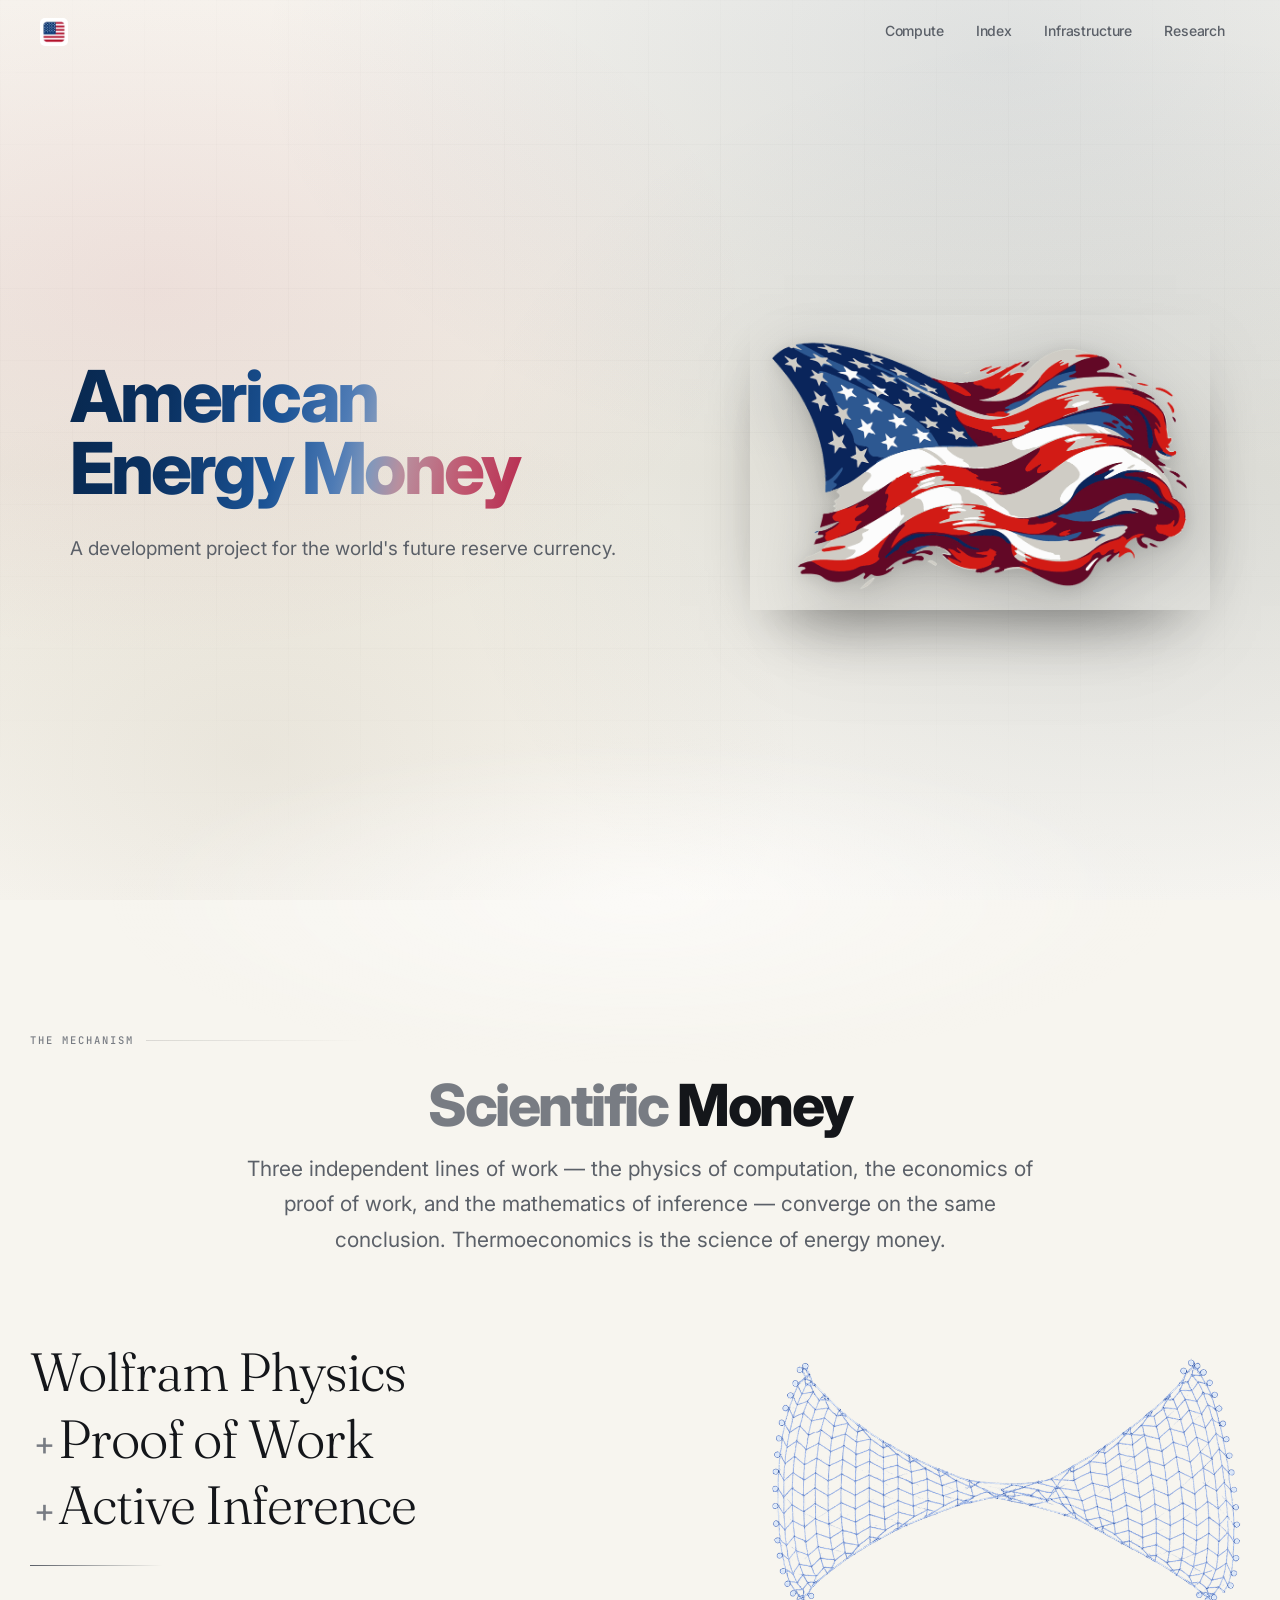
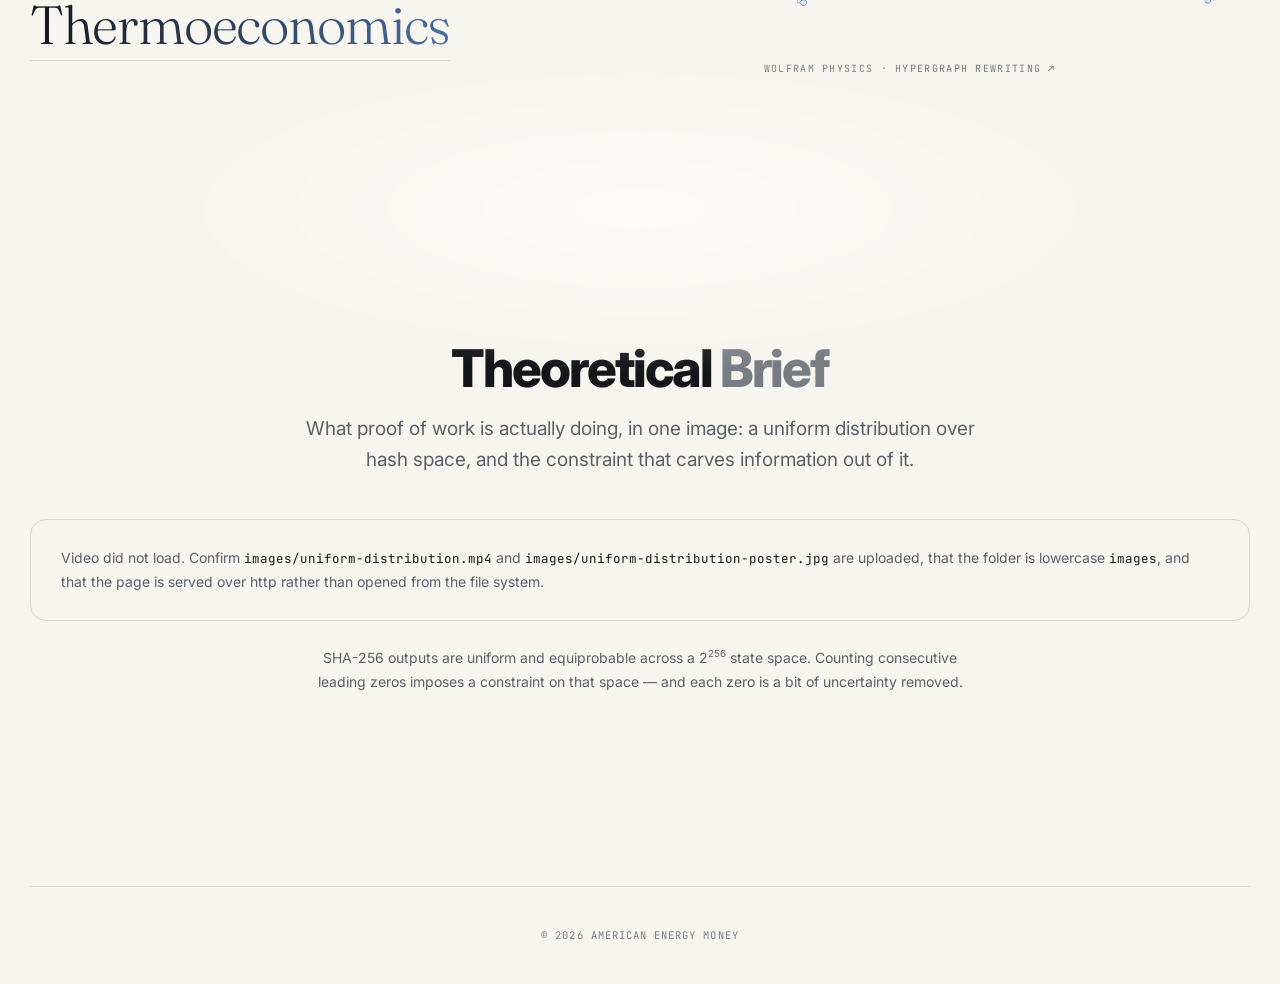
<file: index.html>
<!DOCTYPE html>
<html lang="en">
<head>
<meta charset="UTF-8">
<meta name="viewport" content="width=device-width, initial-scale=1.0">
<title>American Energy Money</title>
<meta name="description" content="Energy-denominated money. Wolfram Physics, proof of work, and active inference converging on a thermodynamic foundation for economic value.">
<link rel="icon" href="images/logo.png">
<link rel="preconnect" href="https://fonts.googleapis.com">
<link rel="preconnect" href="https://fonts.gstatic.com" crossorigin>
<link href="https://fonts.googleapis.com/css2?family=Inter:wght@400;500;600;700;800;900&family=JetBrains+Mono:wght@400;500;600&family=Fraunces:opsz,wght@9..144,300;9..144,400&display=swap" rel="stylesheet">
<link rel="stylesheet" href="aem-theme.css">
<style>
  /* Flag sits directly on the page — no card chrome, just a soft drop shadow */
  .hero .flagcard,
  .hero .flagcard:hover,
  .hero .flagcard:focus-visible {
    background: none;
    border: 0;
    box-shadow: none;
    padding: 0;
    border-radius: 0;
    overflow: visible;
    display: block;
  }
  .hero .flagcard img {
    display: block;
    width: 100%;
    height: auto;
    border: 0;
    border-radius: 0;
    background: none;
    filter: drop-shadow(0 18px 34px rgba(0,0,0,.22)) drop-shadow(0 3px 8px rgba(0,0,0,.12));
    transition: filter .35s ease, transform .35s ease;
  }
  .hero .flagcard:hover img {
    filter: drop-shadow(0 24px 44px rgba(0,0,0,.28)) drop-shadow(0 4px 10px rgba(0,0,0,.14));
    transform: translateY(-2px);
  }
  .hero .hero-figure { background: none; border: 0; box-shadow: none; }
</style>
</head>
<body data-theme="paper">

<div class="ground" aria-hidden="true"></div>
<div class="grid-overlay" aria-hidden="true"></div>

<nav id="nav">
  <a class="nav-logo" href="index.html"><img src="images/logo.png" alt="American Energy Money"></a>
  <div class="nav-links">
    <a class="nav-item" href="compute.html">Compute</a>
    <a class="nav-item" href="compute-index.html">Index</a>
    <a class="nav-item" href="infrastructure.html">Infrastructure</a>
    <a class="nav-item" href="research.html">Research</a>
  </div>
</nav>

<main>
  <section class="band hero" id="top">
    <div class="hero-grid">
      <div class="rise in">
        <h1>American<span class="l2">Energy Money</span></h1>
        <p class="hero-sub">A development project for the world's future reserve currency.</p>
      </div>
      <div class="hero-figure rise in">
        <a class="flagcard" href="https://www.whitehouse.gov/presidential-actions/2025/01/unleashing-american-energy/" target="_blank" rel="noopener">
          <img src="images/american-flag.png" alt="United States flag">
        </a>
      </div>
    </div>
    <div class="hero-spacer" aria-hidden="true" style="height:clamp(24px,3vw,48px)"></div>
  </section>

  <div class="bleed"></div>

  <section class="band seq" id="scientific">
    <div class="eyebrow rise">The mechanism</div>
    <h2 class="h2 rise center" style="margin-bottom:16px"><span class="mut">Scientific</span> Money</h2>
    <p class="lead-p rise center" style="margin-bottom:64px">Three independent lines of work &mdash; the physics of computation, the economics of proof of work, and the mathematics of inference &mdash; converge on the same conclusion. Thermoeconomics is the science of energy money.</p>

    <div class="eqrow">
      <p class="eq rise d1">
        Wolfram Physics<br>
        <span class="op">+</span>Proof of Work<br>
        <span class="op">+</span>Active Inference
        <span class="sum"></span>
        <a href="https://thermoeconomics.info/" target="_blank" rel="noopener">Thermoeconomics</a>
      </p>
      <figure class="figure rise d2">
        <a href="https://www.wolframphysics.org/" target="_blank" rel="noopener">
          <img src="images/wolfram-physics.png" alt="Wolfram Physics hypergraph">
          <figcaption>Wolfram Physics &middot; hypergraph rewriting &nearr;</figcaption>
        </a>
      </figure>
    </div>
  </section>

  <div class="bleed"></div>

  <section class="band seq" id="brief">
    <h2 class="brief-head rise">Theoretical <span class="mut">Brief</span></h2>
    <p class="brief-sub rise d1">What proof of work is actually doing, in one image: a uniform distribution over hash space, and the constraint that carves information out of it.</p>
    <div class="rise d1">
      <div class="brief-frame" id="briefFrame">
        <video class="brief-video" id="briefVideo"
               poster="images/uniform-distribution-poster.jpg"
               width="1280" height="720"
               autoplay muted loop playsinline preload="auto"
               aria-label="Animation of a uniform distribution over hash space">
          <source src="images/uniform-distribution.mp4" type="video/mp4">
          <img src="images/uniform-distribution-poster.jpg" style="width:100%;display:block" alt="A uniform distribution over hash space">
        </video>
        <div class="brief-controls">
          <button type="button" class="vbtn is-on" id="btnPlay" aria-label="Pause video" aria-pressed="true">
            <svg class="ico-hide" viewBox="0 0 24 24" fill="currentColor" aria-hidden="true"><rect x="6" y="5" width="4" height="14" rx="1"/><rect x="14" y="5" width="4" height="14" rx="1"/></svg>
            <svg class="ico-show" viewBox="0 0 24 24" fill="currentColor" aria-hidden="true"><path d="M8 5.14v13.72a1 1 0 0 0 1.54.84l10.3-6.86a1 1 0 0 0 0-1.68L9.54 4.3A1 1 0 0 0 8 5.14z"/></svg>
          </button>
          <button type="button" class="vbtn" id="btnMute" aria-label="Unmute video" aria-pressed="false">
            <svg class="ico-show" viewBox="0 0 24 24" fill="none" stroke="currentColor" stroke-width="2" stroke-linecap="round" stroke-linejoin="round" aria-hidden="true"><polygon points="11 5 6 9 2 9 2 15 6 15 11 19 11 5" fill="currentColor" stroke="none"/><line x1="22" y1="9" x2="16" y2="15"/><line x1="16" y1="9" x2="22" y2="15"/></svg>
            <svg class="ico-hide" viewBox="0 0 24 24" fill="none" stroke="currentColor" stroke-width="2" stroke-linecap="round" stroke-linejoin="round" aria-hidden="true"><polygon points="11 5 6 9 2 9 2 15 6 15 11 19 11 5" fill="currentColor" stroke="none"/><path d="M15.54 8.46a5 5 0 0 1 0 7.07"/><path d="M18.36 5.64a9 9 0 0 1 0 12.72"/></svg>
          </button>
        </div>
      </div>
      <p class="vcap center" style="margin-left:auto;margin-right:auto">SHA-256 outputs are uniform and equiprobable across a 2<sup>256</sup> state space. Counting consecutive leading zeros imposes a constraint on that space &mdash; and each zero is a bit of uncertainty removed.</p>
    </div>
  </section>
</main>

<footer>
  <span>&copy; 2026 American Energy Money</span>

</footer>

<script src="aem-theme.js"></script>

</body>
</html>
</file>
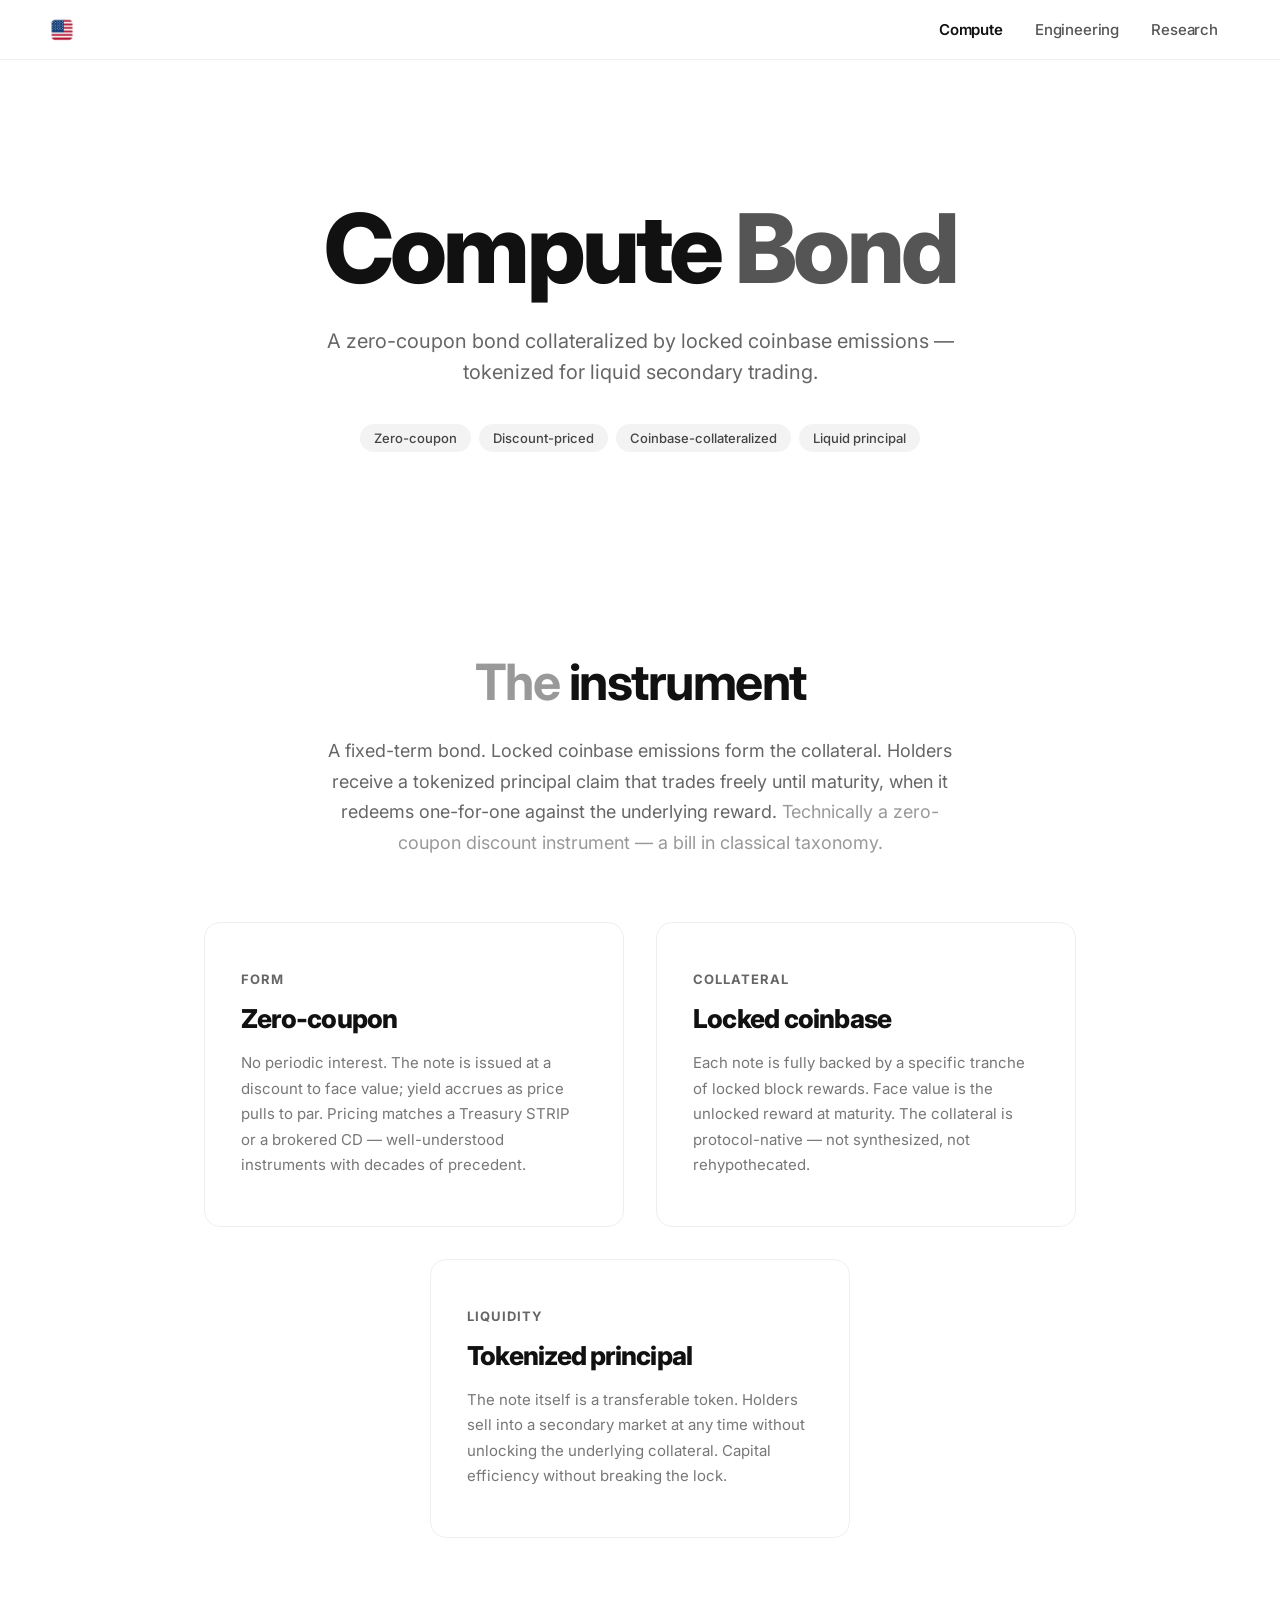
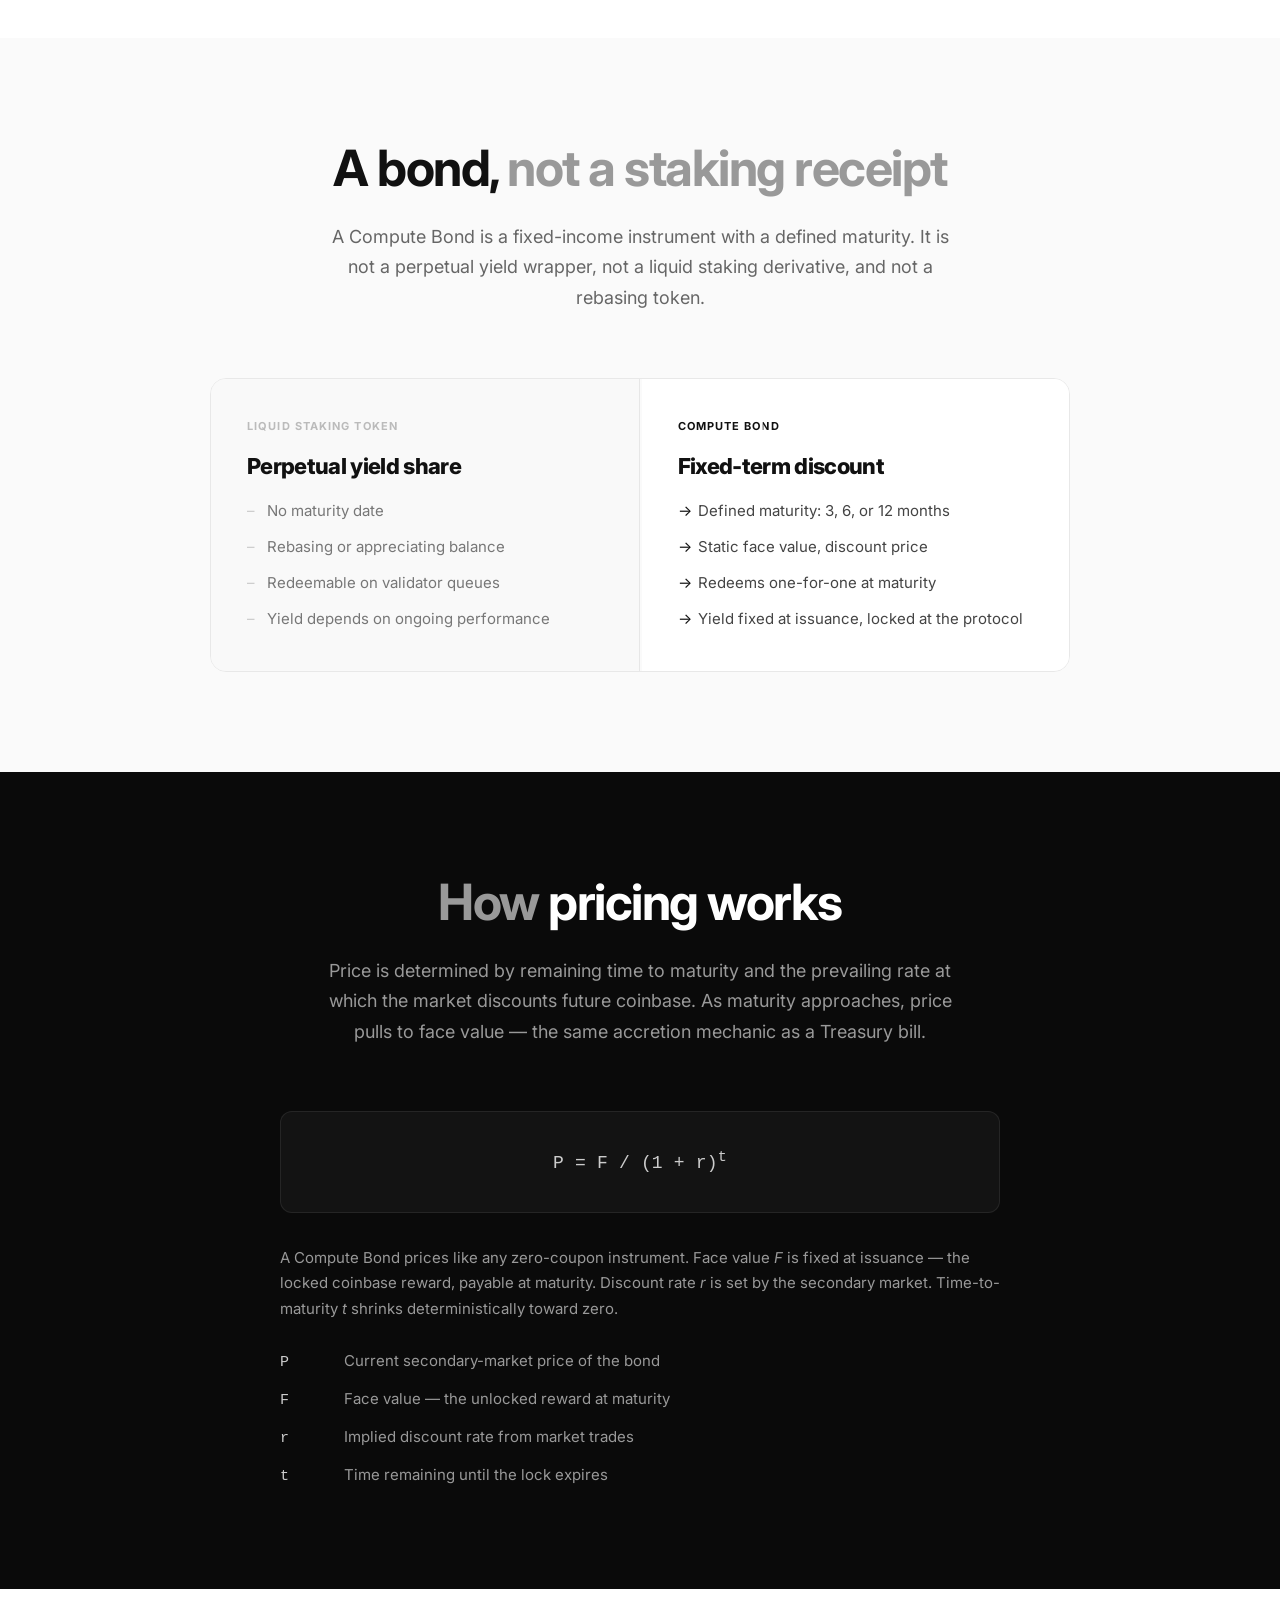
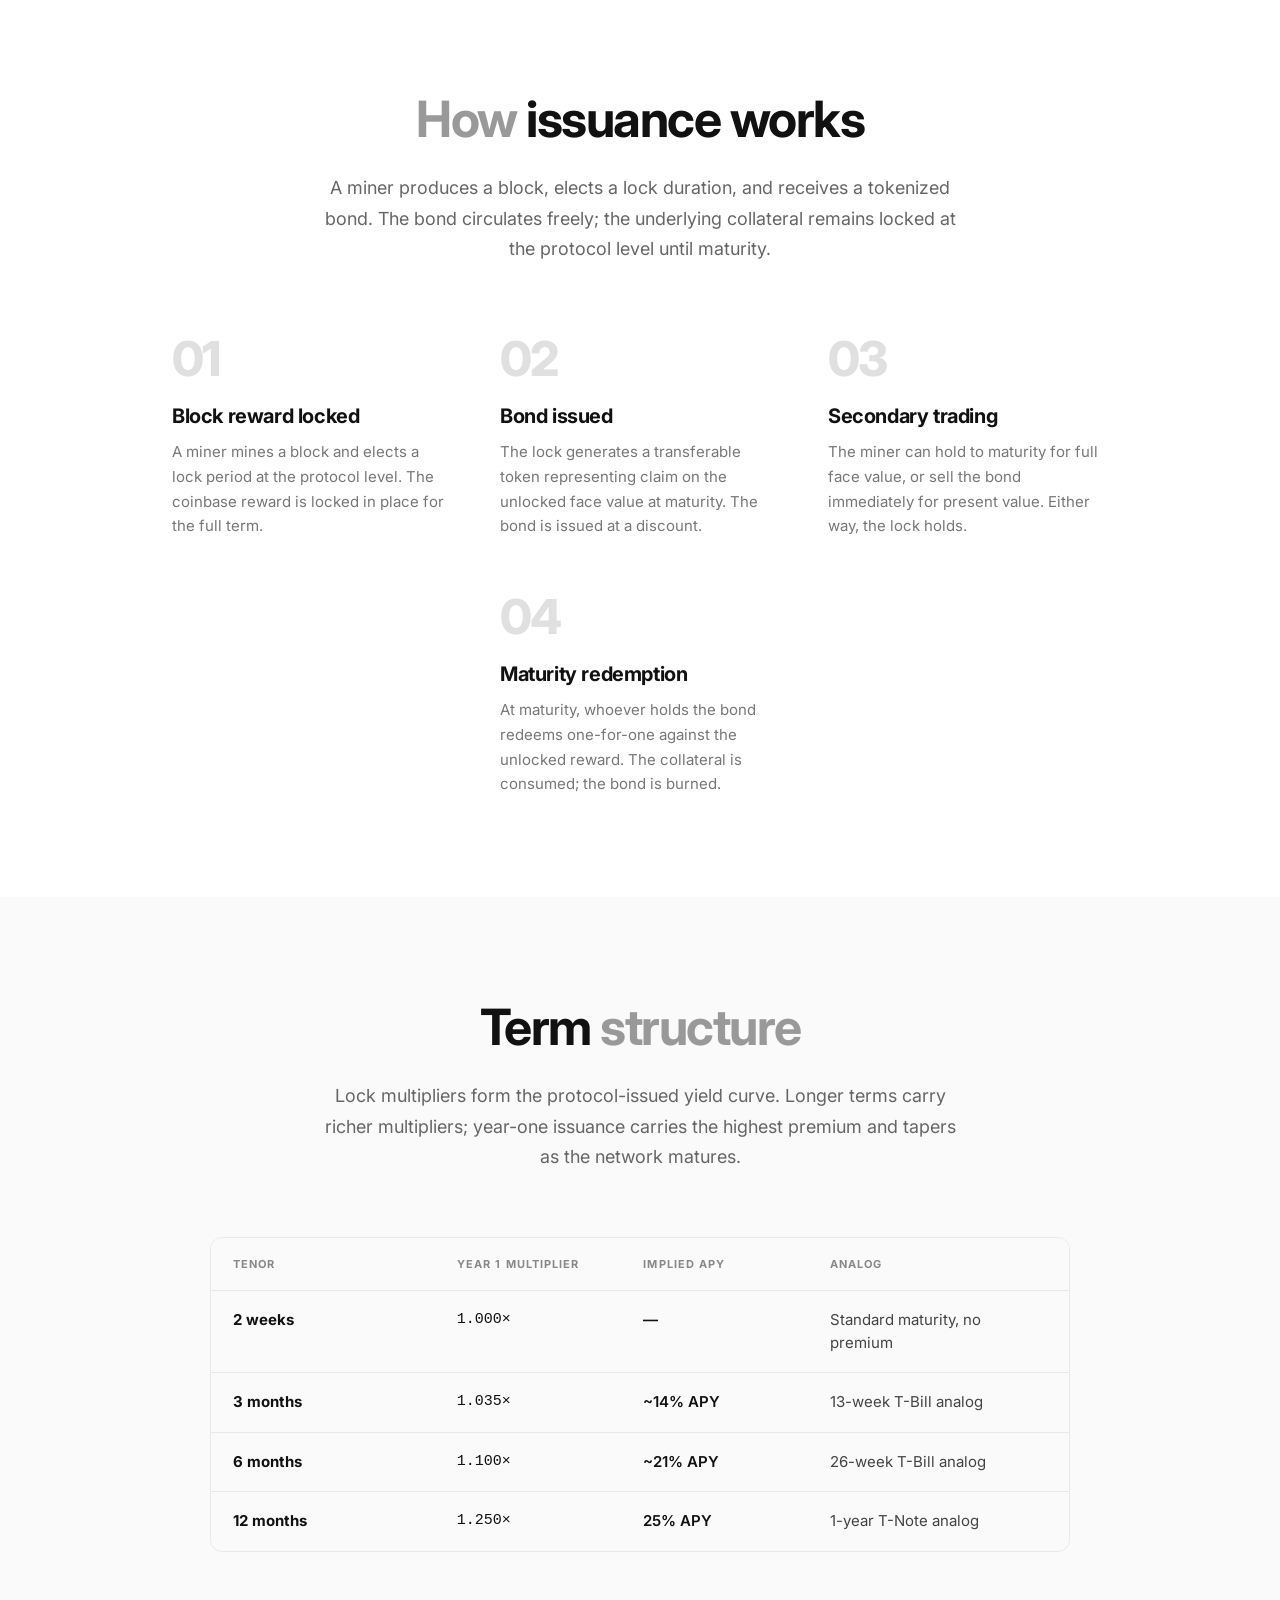
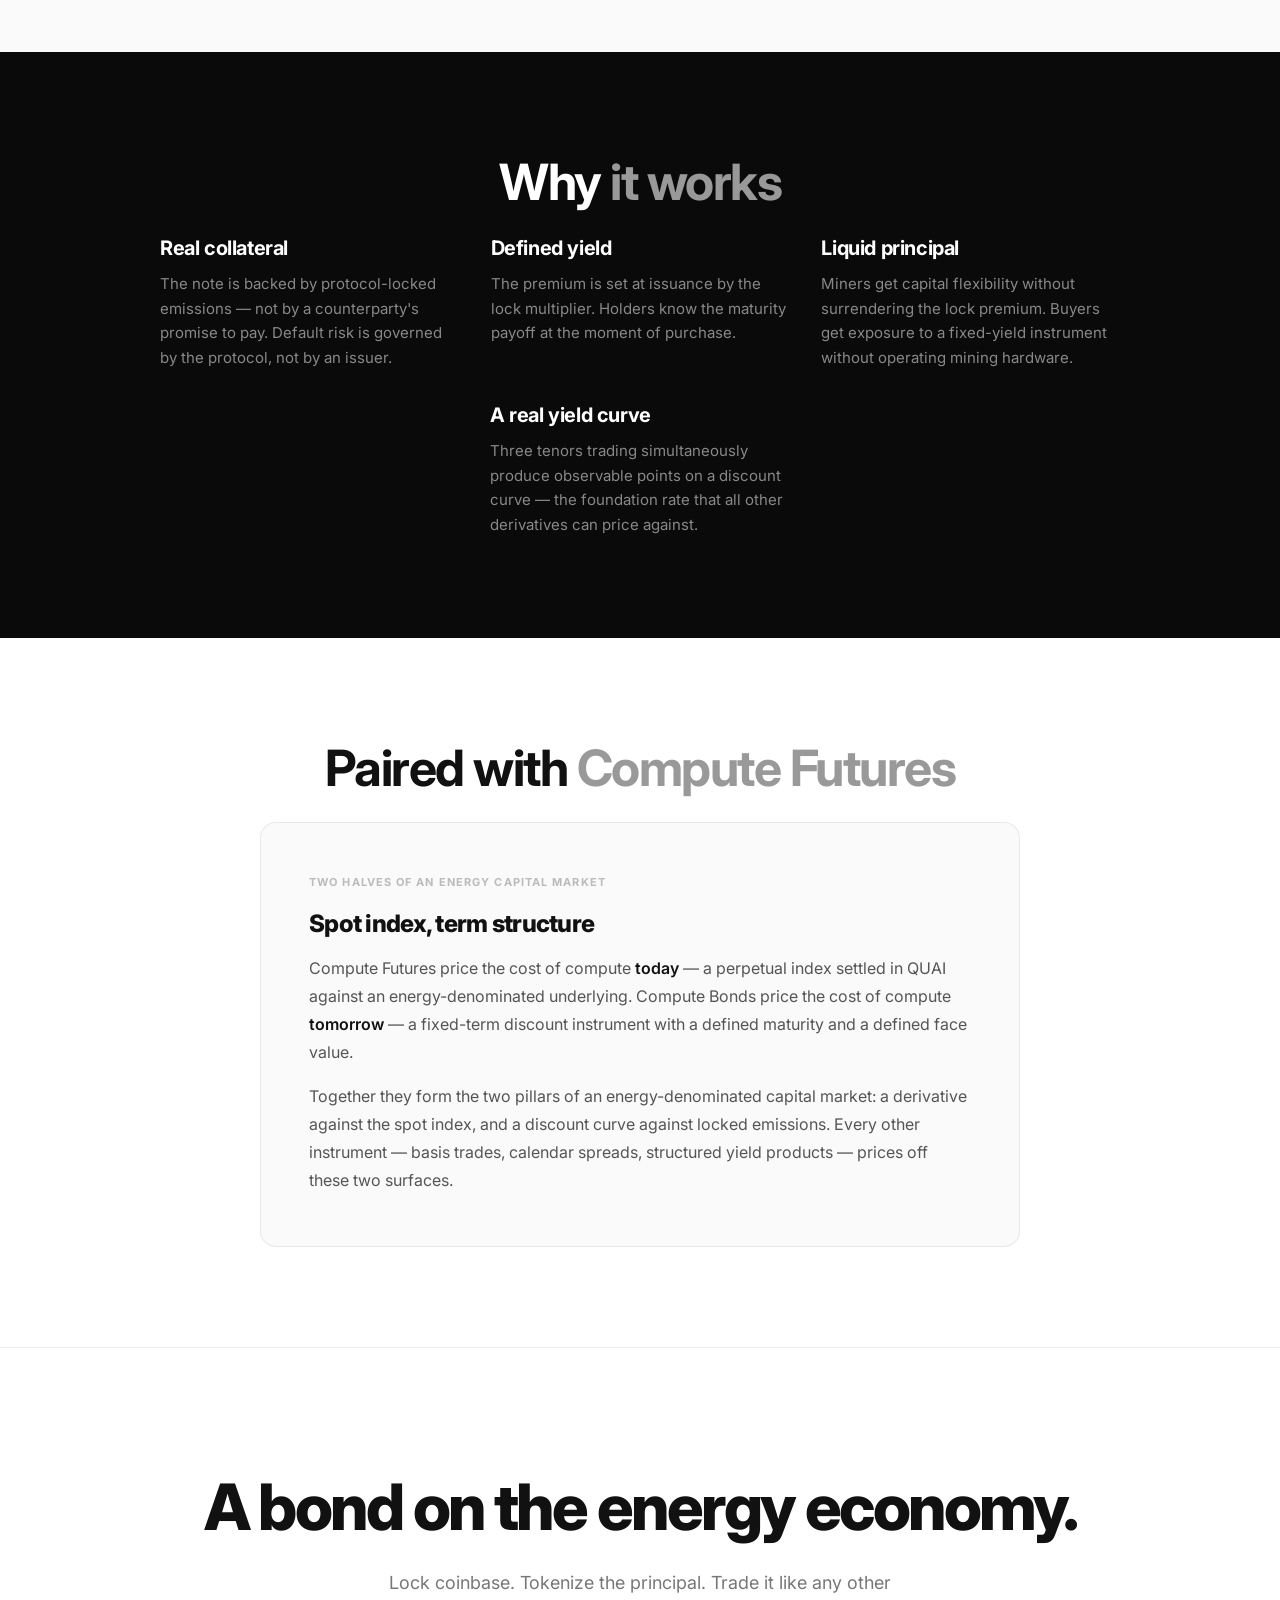
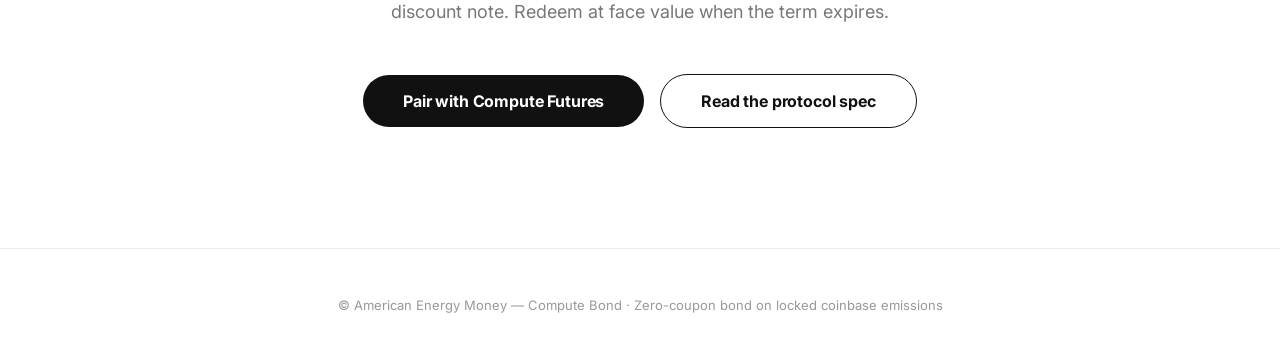
<file: compute-bond (1).html>
<!DOCTYPE html>
<html lang="en">
<head>
  <meta charset="UTF-8">
  <meta name="viewport" content="width=device-width, initial-scale=1.0">
  <title>Compute Bond — American Energy Money</title>
  <meta name="description" content="A zero-coupon bond collateralized by locked coinbase emissions, tokenized for liquid secondary trading.">
  <link rel="icon" href="images/logo.png">
  <link rel="preconnect" href="https://fonts.googleapis.com">
  <link rel="preconnect" href="https://fonts.gstatic.com" crossorigin>
  <link href="https://fonts.googleapis.com/css2?family=Inter:wght@400;500;600;700;800;900&display=swap" rel="stylesheet">
  <style>
    *, *::before, *::after { box-sizing: border-box; margin: 0; padding: 0; }

    :root {
      --gray: #999;
      --dark: #111;
      --white: #fff;
      --border: rgba(0,0,0,0.07);
      --border-light: rgba(255,255,255,0.08);
    }

    html { font-size: 16px; scroll-behavior: smooth; }
    body { font-family: 'Inter', sans-serif; background: #fff; color: #111; overflow-x: hidden; }

    /* ─── NAV ─── */
    nav {
      position: sticky; top: 0; z-index: 100;
      background: #fff;
      border-bottom: 1px solid var(--border);
      height: 60px;
      display: flex; align-items: center;
      padding: 0 48px;
      gap: 32px;
    }
    .nav-logo {
      display: flex; align-items: center; gap: 10px;
      text-decoration: none; flex-shrink: 0;
    }
    .nav-logo img { width: 28px; height: 28px; border-radius: 4px; }
    .nav-logo span {
      font-size: 15px; font-weight: 600; letter-spacing: -0.02em; color: #111;
    }
    .nav-links { display: flex; gap: 4px; margin-left: auto; }
    .nav-item {
      display: flex; align-items: center; gap: 4px;
      padding: 8px 14px;
      font-size: 15px; font-weight: 500; letter-spacing: -0.01em;
      color: #555; text-decoration: none; border-radius: 6px;
      transition: background 0.15s, color 0.15s;
    }
    .nav-item:hover { background: #f5f5f5; }
    .nav-item.active { color: #111; font-weight: 600; }

    /* ─── HERO ─── */
    .hero {
      max-width: 1200px; margin: 0 auto;
      padding: 140px 48px 100px;
      text-align: center;
    }
    .hero h1 {
      font-size: clamp(48px, 8vw, 96px);
      font-weight: 800;
      letter-spacing: -0.04em;
      line-height: 1.02;
      margin-bottom: 28px;
    }
    .hero h1 .dim { color: #555; }
    .hero .subtitle {
      font-size: clamp(17px, 1.6vw, 20px);
      color: #666;
      max-width: 640px;
      margin: 0 auto 36px;
      line-height: 1.55;
    }
    .hero .tag-row {
      display: flex; gap: 8px; justify-content: center; flex-wrap: wrap;
    }
    .hero-tag {
      display: inline-block; padding: 6px 14px;
      font-size: 13px; font-weight: 500; color: #444;
      background: #f3f3f3; border-radius: 100px;
    }

    /* ─── SECTIONS ─── */
    .section-light {
      padding: 100px 48px; text-align: center;
    }
    .section-dark {
      padding: 100px 48px; text-align: center;
      background: #0a0a0a; color: #fff;
    }
    .section-mid {
      padding: 100px 48px; text-align: center;
      background: #fafafa;
    }
    .section-light h2, .section-dark h2, .section-mid h2 {
      font-size: clamp(32px, 4vw, 50px); font-weight: 700;
      letter-spacing: -0.03em; margin-bottom: 24px;
    }
    .section-dark h2 { color: #fff; }
    .section-light h2 .gray,
    .section-dark h2 .gray,
    .section-mid h2 .gray { color: var(--gray); }
    .lead {
      font-size: 18px; color: #666; max-width: 640px;
      margin: 0 auto 64px; line-height: 1.7;
    }
    .section-dark .lead { color: #999; }

    /* ─── COMPARE BLOCK ─── */
    .compare-grid {
      display: flex; gap: 2px; max-width: 860px; margin: 0 auto;
      border: 1px solid var(--border); border-radius: 16px; overflow: hidden;
    }
    .compare-col {
      flex: 1; padding: 40px 36px; text-align: left;
    }
    .compare-col:first-child {
      background: #f9f9f9; border-right: 1px solid var(--border);
    }
    .compare-col:last-child { background: #fff; }
    .compare-label {
      font-size: 11px; font-weight: 700; letter-spacing: 0.1em;
      text-transform: uppercase; margin-bottom: 20px;
    }
    .compare-col:first-child .compare-label { color: #bbb; }
    .compare-col:last-child .compare-label { color: #111; }
    .compare-col h3 {
      font-size: 22px; font-weight: 800; letter-spacing: -0.03em; margin-bottom: 20px; color: #111;
    }
    .compare-col ul {
      list-style: none; display: flex; flex-direction: column; gap: 12px;
    }
    .compare-col ul li {
      font-size: 15px; color: #777; line-height: 1.6;
      padding-left: 20px; position: relative;
    }
    .compare-col ul li::before {
      content: '–'; position: absolute; left: 0; color: #ccc;
    }
    .compare-col:last-child ul li::before { color: #111; content: '→'; }
    .compare-col:last-child ul li { color: #444; }

    /* ─── TOKEN PAIR ─── */
    .token-grid {
      display: flex; gap: 32px; justify-content: center;
      flex-wrap: wrap; max-width: 880px; margin: 0 auto;
    }
    .token-card {
      flex: 1; min-width: 280px; max-width: 420px;
      border: 1px solid var(--border);
      border-radius: 16px; padding: 48px 36px; text-align: left;
    }
    .token-card.dark-card {
      background: rgba(255,255,255,0.04);
      border-color: var(--border-light);
    }
    .token-label {
      font-size: 13px; font-weight: 700; letter-spacing: 0.08em;
      text-transform: uppercase; margin-bottom: 16px; color: #666;
    }
    .token-card h3 {
      font-size: 26px; font-weight: 800; letter-spacing: -0.03em;
      margin-bottom: 16px;
    }
    .section-dark .token-card h3 { color: #fff; }
    .token-card p {
      font-size: 15px; color: #777; line-height: 1.7;
    }
    .section-dark .token-card p { color: #888; }

    /* ─── FORMULA ─── */
    .formula-block {
      max-width: 720px; margin: 0 auto;
      text-align: left;
    }
    .formula-box {
      background: rgba(255,255,255,0.04);
      border: 1px solid var(--border-light);
      border-radius: 12px;
      padding: 32px 36px;
      margin-bottom: 32px;
      font-family: 'Courier New', Courier, monospace;
      font-size: 18px;
      color: #ccc;
      letter-spacing: 0.01em;
      line-height: 1.8;
      text-align: center;
    }
    .formula-note {
      font-size: 15px; color: #999; line-height: 1.7;
    }
    .var-list {
      margin-top: 28px;
      display: flex; flex-direction: column; gap: 12px;
    }
    .var-item {
      display: flex; gap: 16px; align-items: baseline;
      font-size: 15px; color: #999; line-height: 1.6;
    }
    .var-item code {
      font-family: 'Courier New', Courier, monospace;
      color: #ccc; font-size: 15px;
      min-width: 48px; flex-shrink: 0;
    }

    /* ─── STEPS ─── */
    .steps {
      display: flex; gap: 48px; justify-content: center;
      flex-wrap: wrap; max-width: 960px; margin: 0 auto;
    }
    .step {
      flex: 1; min-width: 240px; max-width: 280px; text-align: left;
    }
    .step-num {
      font-size: 48px; font-weight: 800; letter-spacing: -0.04em;
      color: #e0e0e0; margin-bottom: 16px;
    }
    .step h3 {
      font-size: 20px; font-weight: 700; letter-spacing: -0.02em;
      margin-bottom: 12px;
    }
    .step p {
      font-size: 15px; color: #777; line-height: 1.65;
    }

    /* ─── WHY SECTION ─── */
    .why-grid {
      display: flex; gap: 32px; justify-content: center;
      flex-wrap: wrap; max-width: 960px; margin: 0 auto;
    }
    .why-card {
      flex: 1; min-width: 260px; max-width: 300px;
      text-align: left;
    }
    .why-card h3 { font-size: 20px; font-weight: 700; letter-spacing: -0.02em; margin-bottom: 12px; color: #fff; }
    .why-card p { font-size: 15px; color: #888; line-height: 1.65; }

    /* ─── INSTRUMENT EXPLAINER ─── */
    .index-block {
      max-width: 760px; margin: 0 auto;
      background: #fafafa; border: 1px solid var(--border);
      border-radius: 16px; padding: 52px 48px; text-align: left;
    }
    .index-block .index-label {
      font-size: 11px; font-weight: 700; letter-spacing: 0.1em; text-transform: uppercase;
      color: #bbb; margin-bottom: 20px;
    }
    .index-block h3 {
      font-size: 24px; font-weight: 800; letter-spacing: -0.03em;
      margin-bottom: 16px; color: #111;
    }
    .index-block p {
      font-size: 16px; color: #555; line-height: 1.75; margin-bottom: 16px;
    }
    .index-block p:last-child { margin-bottom: 0; }
    .index-block em {
      font-style: normal; font-weight: 600; color: #111;
    }

    /* ─── YIELD TABLE ─── */
    .yield-table {
      max-width: 860px; margin: 0 auto;
      border: 1px solid var(--border); border-radius: 12px; overflow: hidden;
    }
    .yield-row {
      display: grid;
      grid-template-columns: 1.2fr 1fr 1fr 1.4fr;
      border-bottom: 1px solid var(--border);
    }
    .yield-row:last-child { border-bottom: none; }
    .yield-row > div {
      padding: 18px 22px; font-size: 15px; color: #444;
      text-align: left; line-height: 1.5;
    }
    .yield-header { background: #fafafa; }
    .yield-header > div {
      font-size: 11px; font-weight: 700; letter-spacing: 0.1em;
      text-transform: uppercase; color: #888;
    }
    .yield-row .yield-tenor { font-weight: 700; color: #111; }
    .yield-row .yield-mult { font-family: 'Courier New', Courier, monospace; color: #111; }
    .yield-row .yield-apy { font-weight: 600; color: #111; }
    @media (max-width: 640px) {
      .yield-row { grid-template-columns: 1fr 1fr; }
      .yield-header > div:nth-child(4),
      .yield-row > div:nth-child(4) { display: none; }
    }

    /* ─── CTA ─── */
    .cta-section {
      background: #fff;
      padding: 120px 48px; text-align: center;
      border-top: 1px solid var(--border);
    }
    .cta-section h2 {
      font-size: clamp(36px, 5vw, 64px); font-weight: 800;
      letter-spacing: -0.04em; margin-bottom: 24px;
    }
    .cta-section p {
      font-size: 18px; color: #777; max-width: 520px;
      margin: 0 auto 48px; line-height: 1.6;
    }
    .cta-btn {
      display: inline-block; padding: 16px 40px;
      background: #111; color: #fff;
      font-size: 16px; font-weight: 700; letter-spacing: -0.01em;
      border-radius: 100px; text-decoration: none;
      transition: background 0.15s, transform 0.15s;
    }
    .cta-btn:hover { background: #333; transform: scale(1.03); }
    .cta-btn.outline {
      background: transparent; color: #111; border: 1px solid #111;
      margin-left: 12px;
    }
    .cta-btn.outline:hover { background: #111; color: #fff; }

    /* ─── FOOTER ─── */
    footer {
      padding: 48px; text-align: center;
      font-size: 13px; color: #999;
      border-top: 1px solid var(--border);
    }

    @media (max-width: 768px) {
      nav { padding: 0 20px; }
      .hero { padding: 80px 20px 60px; }
      .hero, .section-light, .section-dark, .section-mid,
      .cta-section { padding-left: 20px; padding-right: 20px; }
    }
  </style>
</head>
<body>

<!-- ── NAV ── -->
<nav>
  <a class="nav-logo" href="/">
    <img src="images/logo.png" alt="American Energy Money">
  </a>
  <div class="nav-links">
    <a class="nav-item active" href="compute.html">Compute</a>
    <a class="nav-item" href="engineering.html">Engineering</a>
    <a class="nav-item" href="research.html">Research</a>
  </div>
</nav>

<!-- ── HERO ── -->
<section class="hero">
  <h1>Compute <span class="dim">Bond</span></h1>
  <p class="subtitle">A zero-coupon bond collateralized by locked coinbase emissions — tokenized for liquid secondary trading.</p>
  <div class="tag-row">
    <span class="hero-tag">Zero-coupon</span>
    <span class="hero-tag">Discount-priced</span>
    <span class="hero-tag">Coinbase-collateralized</span>
    <span class="hero-tag">Liquid principal</span>
  </div>
</section>

<!-- ── THE INSTRUMENT ── -->
<section class="section-light">
  <h2><span class="gray">The</span> instrument</h2>
  <p class="lead">A fixed-term bond. Locked coinbase emissions form the collateral. Holders receive a tokenized principal claim that trades freely until maturity, when it redeems one-for-one against the underlying reward. <em style="color:#999;font-style:normal;">Technically a zero-coupon discount instrument — a bill in classical taxonomy.</em></p>

  <div class="token-grid">
    <div class="token-card">
      <div class="token-label">Form</div>
      <h3>Zero-coupon</h3>
      <p>No periodic interest. The note is issued at a discount to face value; yield accrues as price pulls to par. Pricing matches a Treasury STRIP or a brokered CD — well-understood instruments with decades of precedent.</p>
    </div>
    <div class="token-card">
      <div class="token-label">Collateral</div>
      <h3>Locked coinbase</h3>
      <p>Each note is fully backed by a specific tranche of locked block rewards. Face value is the unlocked reward at maturity. The collateral is protocol-native — not synthesized, not rehypothecated.</p>
    </div>
    <div class="token-card">
      <div class="token-label">Liquidity</div>
      <h3>Tokenized principal</h3>
      <p>The note itself is a transferable token. Holders sell into a secondary market at any time without unlocking the underlying collateral. Capital efficiency without breaking the lock.</p>
    </div>
  </div>
</section>

<!-- ── DISCOUNT, NOT COMMODITY ── -->
<section class="section-mid">
  <h2>A bond, <span class="gray">not a staking receipt</span></h2>
  <p class="lead">A Compute Bond is a fixed-income instrument with a defined maturity. It is not a perpetual yield wrapper, not a liquid staking derivative, and not a rebasing token.</p>

  <div class="compare-grid">
    <div class="compare-col">
      <div class="compare-label">Liquid Staking Token</div>
      <h3>Perpetual yield share</h3>
      <ul>
        <li>No maturity date</li>
        <li>Rebasing or appreciating balance</li>
        <li>Redeemable on validator queues</li>
        <li>Yield depends on ongoing performance</li>
      </ul>
    </div>
    <div class="compare-col">
      <div class="compare-label">Compute Bond</div>
      <h3>Fixed-term discount</h3>
      <ul>
        <li>Defined maturity: 3, 6, or 12 months</li>
        <li>Static face value, discount price</li>
        <li>Redeems one-for-one at maturity</li>
        <li>Yield fixed at issuance, locked at the protocol</li>
      </ul>
    </div>
  </div>
</section>

<!-- ── PRICING ── -->
<section class="section-dark">
  <h2><span class="gray">How</span> pricing works</h2>
  <p class="lead">Price is determined by remaining time to maturity and the prevailing rate at which the market discounts future coinbase. As maturity approaches, price pulls to face value — the same accretion mechanic as a Treasury bill.</p>

  <div class="formula-block">
    <div class="formula-box">
      P&nbsp;=&nbsp;F&nbsp;/&nbsp;(1&nbsp;+&nbsp;r)<sup>t</sup>
    </div>
    <p class="formula-note">A Compute Bond prices like any zero-coupon instrument. Face value <em>F</em> is fixed at issuance — the locked coinbase reward, payable at maturity. Discount rate <em>r</em> is set by the secondary market. Time-to-maturity <em>t</em> shrinks deterministically toward zero.</p>
    <div class="var-list">
      <div class="var-item"><code>P</code><span>Current secondary-market price of the bond</span></div>
      <div class="var-item"><code>F</code><span>Face value — the unlocked reward at maturity</span></div>
      <div class="var-item"><code>r</code><span>Implied discount rate from market trades</span></div>
      <div class="var-item"><code>t</code><span>Time remaining until the lock expires</span></div>
    </div>
  </div>
</section>

<!-- ── ISSUANCE FLOW ── -->
<section class="section-light">
  <h2><span class="gray">How</span> issuance works</h2>
  <p class="lead">A miner produces a block, elects a lock duration, and receives a tokenized bond. The bond circulates freely; the underlying collateral remains locked at the protocol level until maturity.</p>

  <div class="steps">
    <div class="step">
      <div class="step-num">01</div>
      <h3>Block reward locked</h3>
      <p>A miner mines a block and elects a lock period at the protocol level. The coinbase reward is locked in place for the full term.</p>
    </div>
    <div class="step">
      <div class="step-num">02</div>
      <h3>Bond issued</h3>
      <p>The lock generates a transferable token representing claim on the unlocked face value at maturity. The bond is issued at a discount.</p>
    </div>
    <div class="step">
      <div class="step-num">03</div>
      <h3>Secondary trading</h3>
      <p>The miner can hold to maturity for full face value, or sell the bond immediately for present value. Either way, the lock holds.</p>
    </div>
    <div class="step">
      <div class="step-num">04</div>
      <h3>Maturity redemption</h3>
      <p>At maturity, whoever holds the bond redeems one-for-one against the unlocked reward. The collateral is consumed; the bond is burned.</p>
    </div>
  </div>
</section>

<!-- ── YIELD TABLE ── -->
<section class="section-mid">
  <h2>Term <span class="gray">structure</span></h2>
  <p class="lead">Lock multipliers form the protocol-issued yield curve. Longer terms carry richer multipliers; year-one issuance carries the highest premium and tapers as the network matures.</p>

  <div class="yield-table">
    <div class="yield-row yield-header">
      <div>Tenor</div>
      <div>Year 1 Multiplier</div>
      <div>Implied APY</div>
      <div>Analog</div>
    </div>
    <div class="yield-row">
      <div class="yield-tenor">2 weeks</div>
      <div class="yield-mult">1.000×</div>
      <div class="yield-apy">—</div>
      <div>Standard maturity, no premium</div>
    </div>
    <div class="yield-row">
      <div class="yield-tenor">3 months</div>
      <div class="yield-mult">1.035×</div>
      <div class="yield-apy">~14% APY</div>
      <div>13-week T-Bill analog</div>
    </div>
    <div class="yield-row">
      <div class="yield-tenor">6 months</div>
      <div class="yield-mult">1.100×</div>
      <div class="yield-apy">~21% APY</div>
      <div>26-week T-Bill analog</div>
    </div>
    <div class="yield-row">
      <div class="yield-tenor">12 months</div>
      <div class="yield-mult">1.250×</div>
      <div class="yield-apy">25% APY</div>
      <div>1-year T-Note analog</div>
    </div>
  </div>
</section>

<!-- ── WHY THIS WORKS ── -->
<section class="section-dark">
  <h2>Why <span class="gray">it works</span></h2>
  <div class="why-grid">
    <div class="why-card">
      <h3>Real collateral</h3>
      <p>The note is backed by protocol-locked emissions — not by a counterparty's promise to pay. Default risk is governed by the protocol, not by an issuer.</p>
    </div>
    <div class="why-card">
      <h3>Defined yield</h3>
      <p>The premium is set at issuance by the lock multiplier. Holders know the maturity payoff at the moment of purchase.</p>
    </div>
    <div class="why-card">
      <h3>Liquid principal</h3>
      <p>Miners get capital flexibility without surrendering the lock premium. Buyers get exposure to a fixed-yield instrument without operating mining hardware.</p>
    </div>
    <div class="why-card">
      <h3>A real yield curve</h3>
      <p>Three tenors trading simultaneously produce observable points on a discount curve — the foundation rate that all other derivatives can price against.</p>
    </div>
  </div>
</section>

<!-- ── PAIRED INSTRUMENT ── -->
<section class="section-light">
  <h2>Paired with <span class="gray">Compute Futures</span></h2>
  <div class="index-block">
    <div class="index-label">Two halves of an energy capital market</div>
    <h3>Spot index, term structure</h3>
    <p>Compute Futures price the cost of compute <em>today</em> — a perpetual index settled in QUAI against an energy-denominated underlying. Compute Bonds price the cost of compute <em>tomorrow</em> — a fixed-term discount instrument with a defined maturity and a defined face value.</p>
    <p>Together they form the two pillars of an energy-denominated capital market: a derivative against the spot index, and a discount curve against locked emissions. Every other instrument — basis trades, calendar spreads, structured yield products — prices off these two surfaces.</p>
  </div>
</section>

<!-- ── CTA ── -->
<section class="cta-section">
  <h2>A bond on the energy economy.</h2>
  <p>Lock coinbase. Tokenize the principal. Trade it like any other discount note. Redeem at face value when the term expires.</p>
  <a href="compute.html" class="cta-btn">Pair with Compute Futures</a>
  <a href="https://docs.qu.ai/learn/advanced-introduction/liquid-mining-tokens" class="cta-btn outline" target="_blank" rel="noopener">Read the protocol spec</a>
</section>

<footer>
  © American Energy Money — Compute Bond · Zero-coupon bond on locked coinbase emissions
</footer>

</body>
</html>
</file>
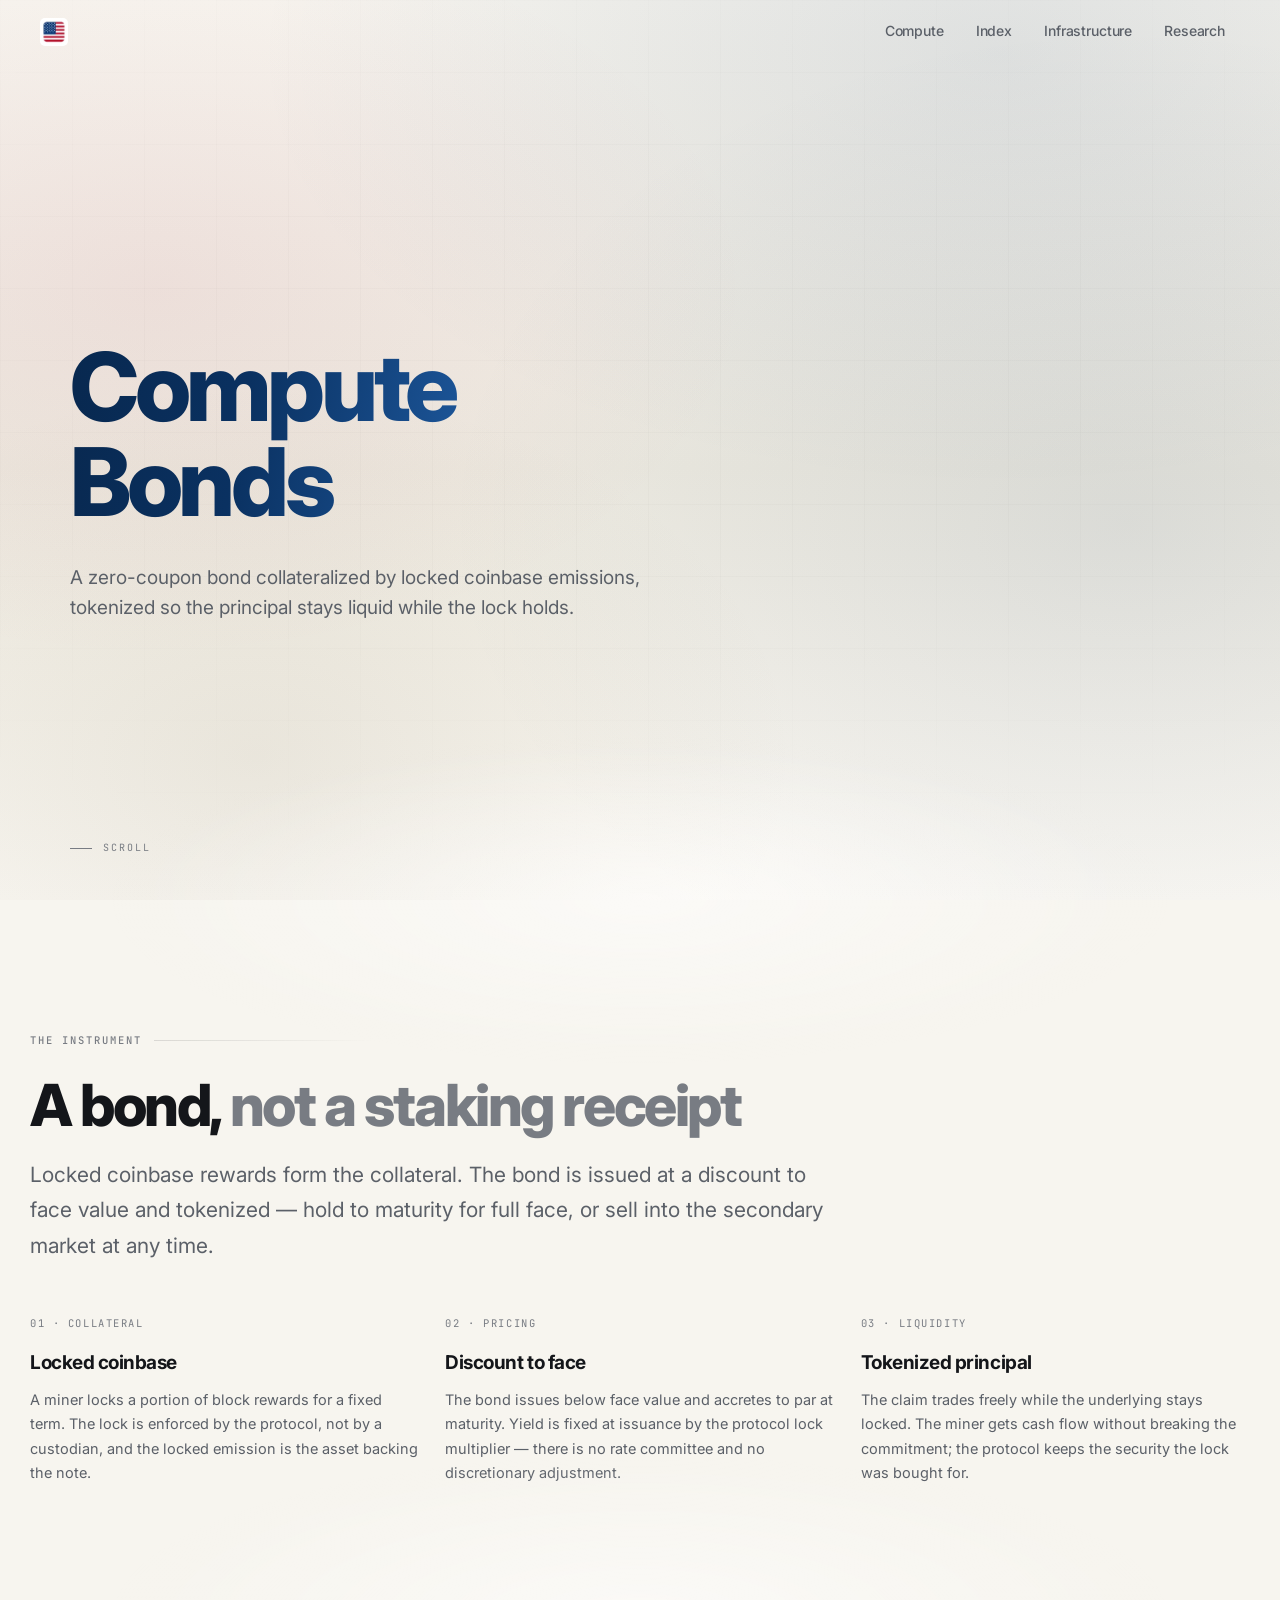
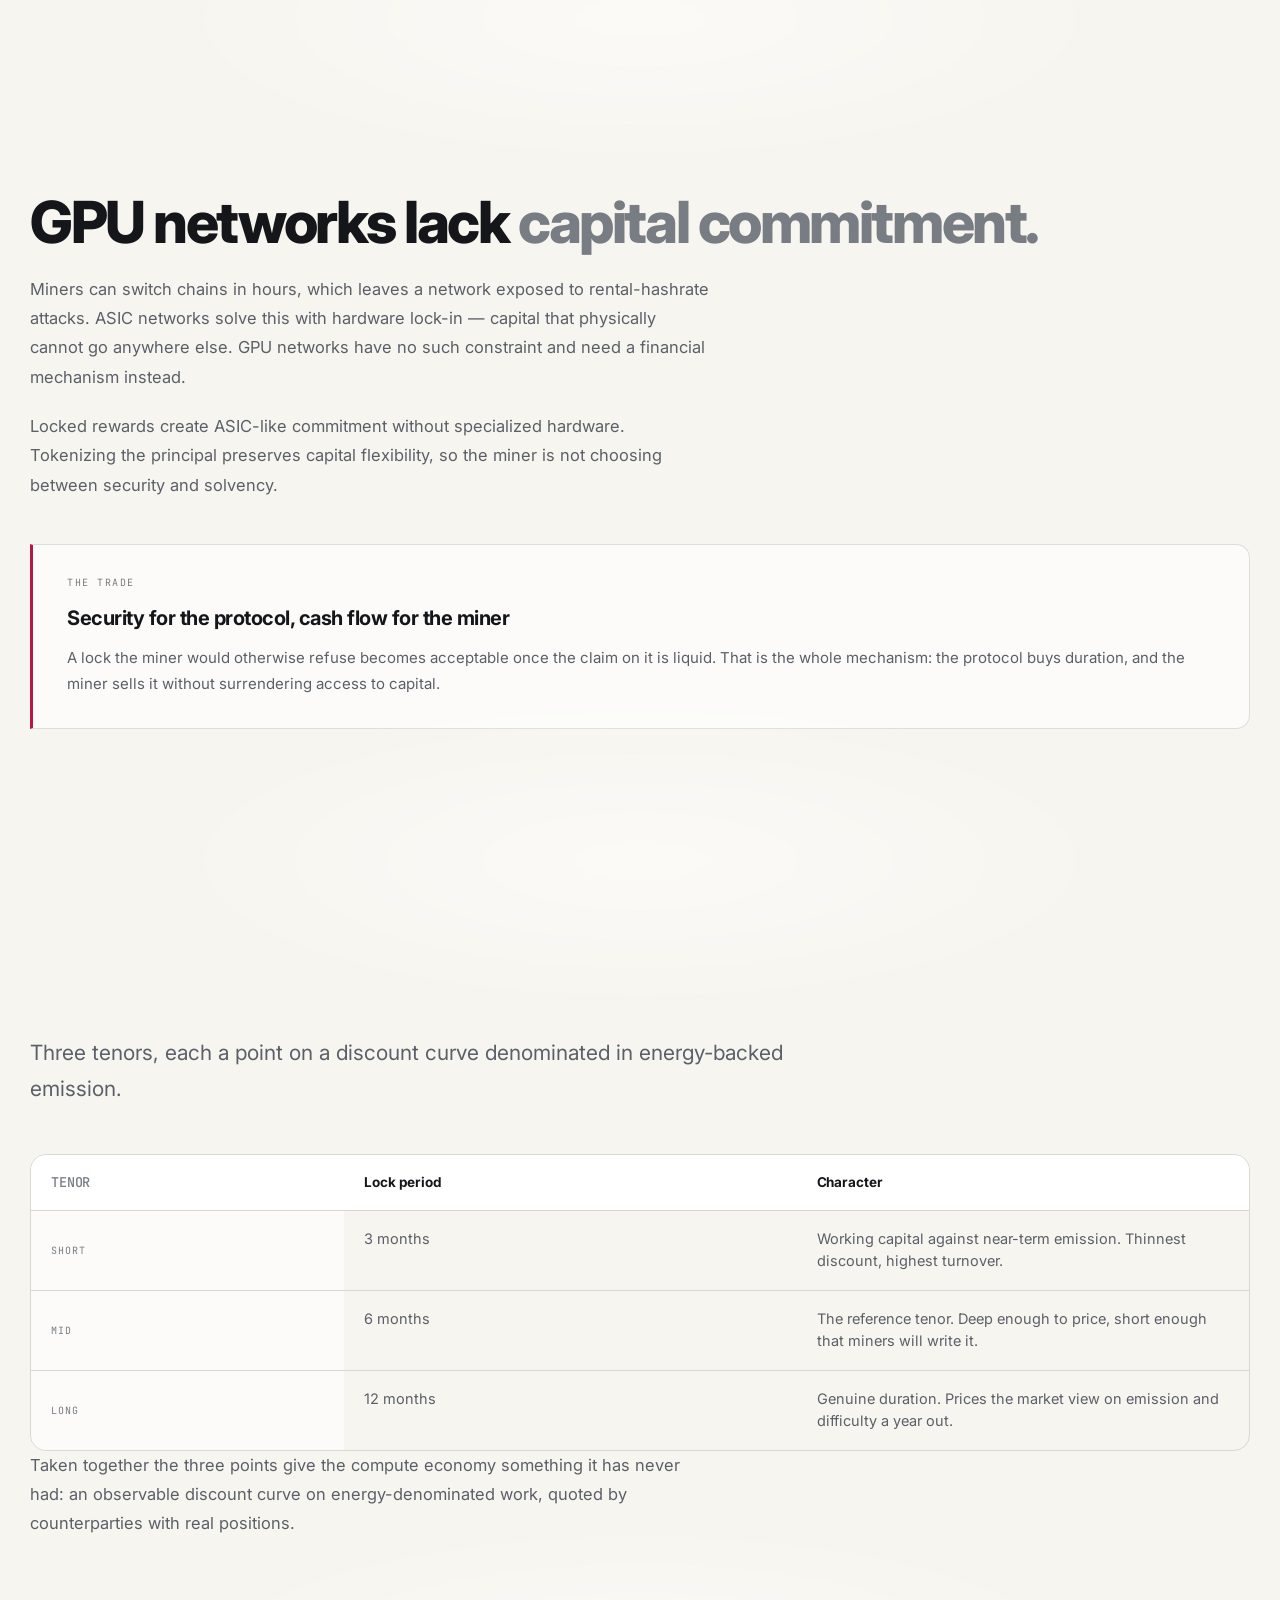
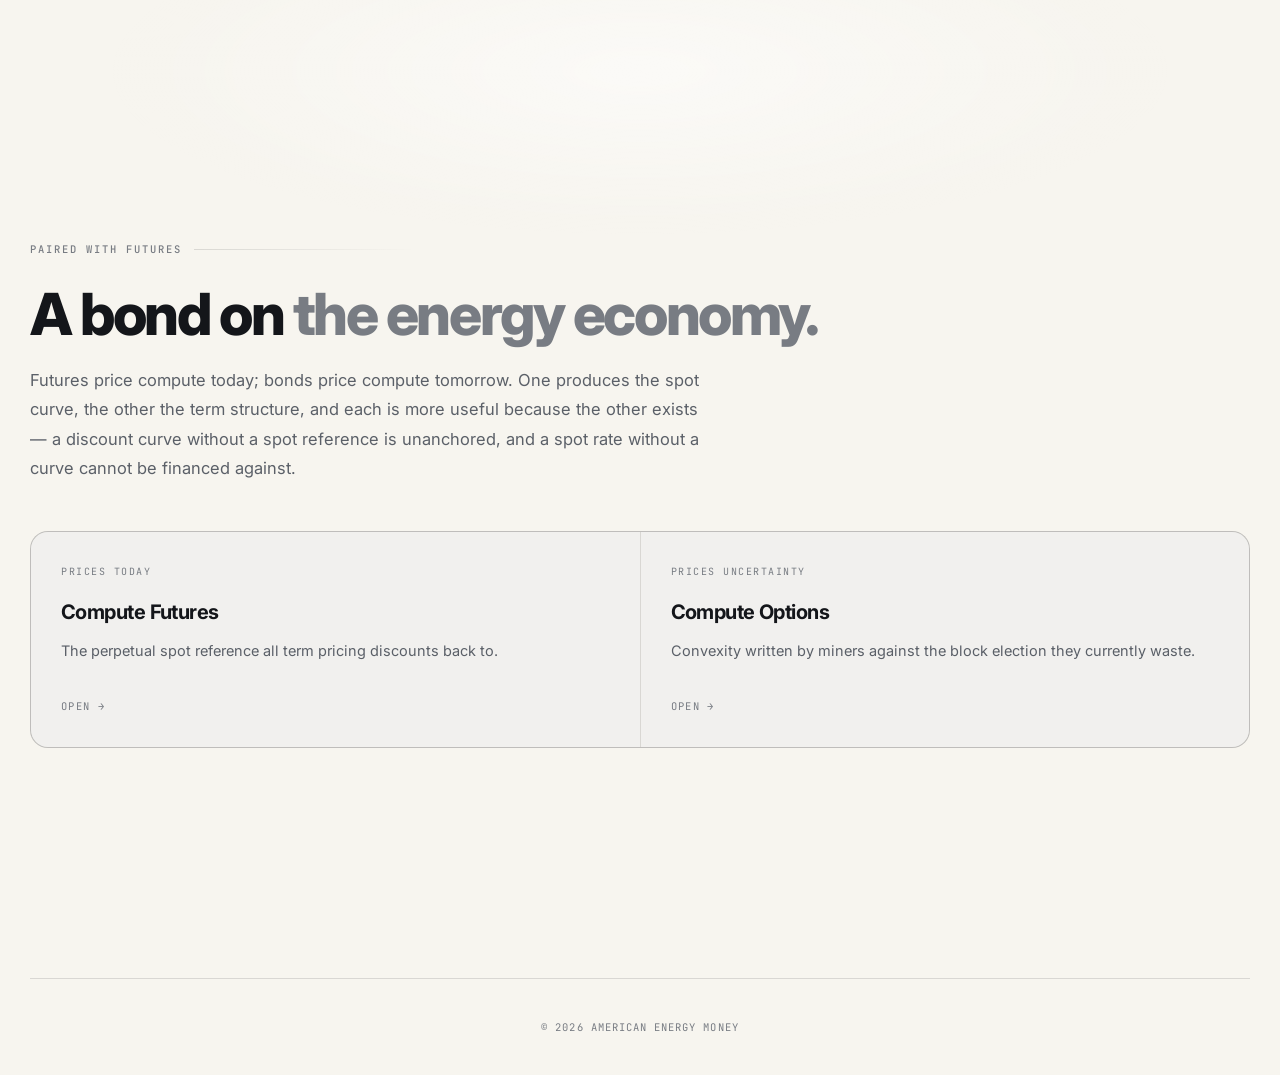
<file: compute-bond.html>
<!DOCTYPE html>
<html lang="en">
<head>
<meta charset="UTF-8">
<meta name="viewport" content="width=device-width, initial-scale=1.0">
<title>Compute Bonds — American Energy Money</title>
<meta name="description" content="Zero-coupon bonds collateralized by locked coinbase emissions, tokenized for liquid secondary trading and settled in QUAI.">
<link rel="icon" href="images/logo.png">
<link rel="preconnect" href="https://fonts.googleapis.com">
<link rel="preconnect" href="https://fonts.gstatic.com" crossorigin>
<link href="https://fonts.googleapis.com/css2?family=Inter:wght@400;500;600;700;800;900&family=JetBrains+Mono:wght@400;500;600&family=Fraunces:opsz,wght@9..144,300;9..144,400&display=swap" rel="stylesheet">
<link rel="stylesheet" href="aem-theme.css">
</head>
<body data-theme="paper">

<div class="ground" aria-hidden="true"></div>
<div class="grid-overlay" aria-hidden="true"></div>

<nav id="nav">
  <a class="nav-logo" href="index.html"><img src="images/logo.png" alt="American Energy Money"></a>
  <div class="nav-links">
    <a class="nav-item active" href="compute.html">Compute</a>
    <a class="nav-item" href="compute-index.html">Index</a>
    <a class="nav-item" href="infrastructure.html">Infrastructure</a>
    <a class="nav-item" href="research.html">Research</a>
  </div>
</nav>

<main>
  <section class="band hero" id="top">
    <div class="rise in">
      <h1>Compute<span class="l2">Bonds</span></h1>
      <p class="hero-sub">A zero-coupon bond collateralized by locked coinbase emissions, tokenized so the principal stays liquid while the lock holds.</p>
    </div>
    <div class="scrollcue" aria-hidden="true"><em></em> Scroll</div>
  </section>

  <div class="bleed"></div>

  <section class="band seq" id="instrument">
    <div class="eyebrow rise">The instrument</div>
    <h2 class="h2 rise">A bond, <span class="mut">not a staking receipt</span></h2>
    <p class="lead-p rise d1">Locked coinbase rewards form the collateral. The bond is issued at a discount to face value and tokenized &mdash; hold to maturity for full face, or sell into the secondary market at any time.</p>
    <div class="steps rise d1">
      <div class="step"><div class="n">01 &middot; Collateral</div><h4>Locked coinbase</h4><p>A miner locks a portion of block rewards for a fixed term. The lock is enforced by the protocol, not by a custodian, and the locked emission is the asset backing the note.</p></div>
      <div class="step"><div class="n">02 &middot; Pricing</div><h4>Discount to face</h4><p>The bond issues below face value and accretes to par at maturity. Yield is fixed at issuance by the protocol lock multiplier &mdash; there is no rate committee and no discretionary adjustment.</p></div>
      <div class="step"><div class="n">03 &middot; Liquidity</div><h4>Tokenized principal</h4><p>The claim trades freely while the underlying stays locked. The miner gets cash flow without breaking the commitment; the protocol keeps the security the lock was bought for.</p></div>
    </div>
  </section>
  <div class="bleed"></div>

  <section class="band seq" id="problem">
    <div class="eyebrow rise">What it solves</div>
    <h2 class="h2 rise">GPU networks lack <span class="mut">capital commitment.</span></h2>
    <p class="p rise d1">Miners can switch chains in hours, which leaves a network exposed to rental-hashrate attacks. ASIC networks solve this with hardware lock-in &mdash; capital that physically cannot go anywhere else. GPU networks have no such constraint and need a financial mechanism instead.</p>
    <p class="p rise d1">Locked rewards create ASIC-like commitment without specialized hardware. Tokenizing the principal preserves capital flexibility, so the miner is not choosing between security and solvency.</p>
    <div class="callout rise d1"><div class="k">The trade</div><h4>Security for the protocol, cash flow for the miner</h4>
      <p>A lock the miner would otherwise refuse becomes acceptable once the claim on it is liquid. That is the whole mechanism: the protocol buys duration, and the miner sells it without surrendering access to capital.</p>
    </div>
  </section>
  <div class="bleed"></div>

  <section class="band seq" id="term">
    <div class="eyebrow rise">Term structure</div>
    <p class="lead-p lead-p rise">Three tenors, each a point on a discount curve denominated in energy-backed emission.</p>
    <div class="ctable rise d1">
      <div class="crow head c2"><div class="dim">Tenor</div><div>Lock period</div><div>Character</div></div>
      <div class="crow c2"><div class="dim">Short</div><div>3 months</div><div>Working capital against near-term emission. Thinnest discount, highest turnover.</div></div>
      <div class="crow c2"><div class="dim">Mid</div><div>6 months</div><div>The reference tenor. Deep enough to price, short enough that miners will write it.</div></div>
      <div class="crow c2"><div class="dim">Long</div><div>12 months</div><div>Genuine duration. Prices the market view on emission and difficulty a year out.</div></div>
    </div>
    <p class="p rise d1">Taken together the three points give the compute economy something it has never had: an observable discount curve on energy-denominated work, quoted by counterparties with real positions.</p>
  </section>
  <div class="bleed"></div>

  <section class="band seq seq--tall" id="pair">
    <div class="eyebrow rise">Paired with futures</div>
    <h2 class="h2 rise">A bond on <span class="mut">the energy economy.</span></h2>
    <p class="p rise d1">Futures price compute today; bonds price compute tomorrow. One produces the spot curve, the other the term structure, and each is more useful because the other exists &mdash; a discount curve without a spot reference is unanchored, and a spot rate without a curve cannot be financed against.</p>
    <div class="cards two rise d1">
      <a class="card" href="compute-futures.html"><div class="k">Prices today</div><h4>Compute Futures</h4><p>The perpetual spot reference all term pricing discounts back to.</p><div class="foot">Open &rarr;</div></a>
      <a class="card" href="compute-options.html"><div class="k">Prices uncertainty</div><h4>Compute Options</h4><p>Convexity written by miners against the block election they currently waste.</p><div class="foot">Open &rarr;</div></a>
    </div>
  </section>
</main>

<footer>
  <span>&copy; 2026 American Energy Money</span>
</footer>

<script src="aem-theme.js"></script>

</body>
</html>
</file>
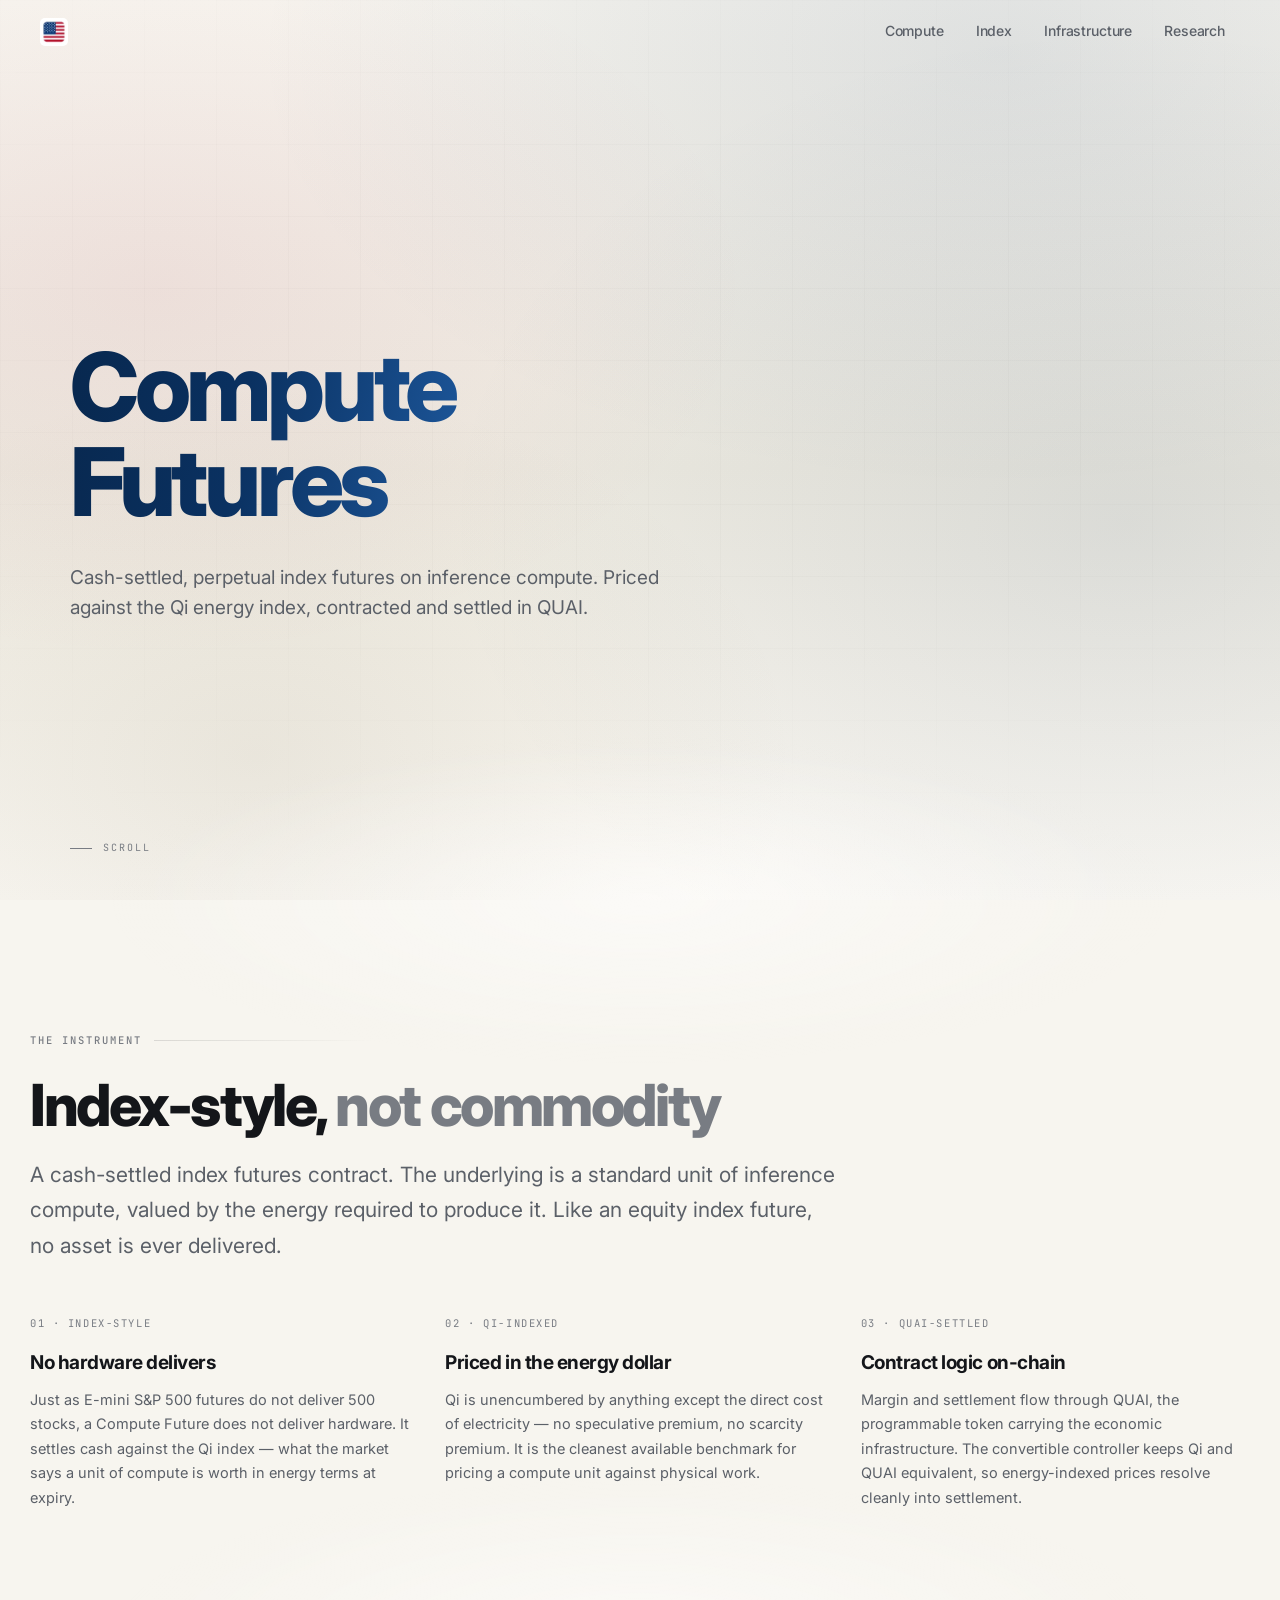
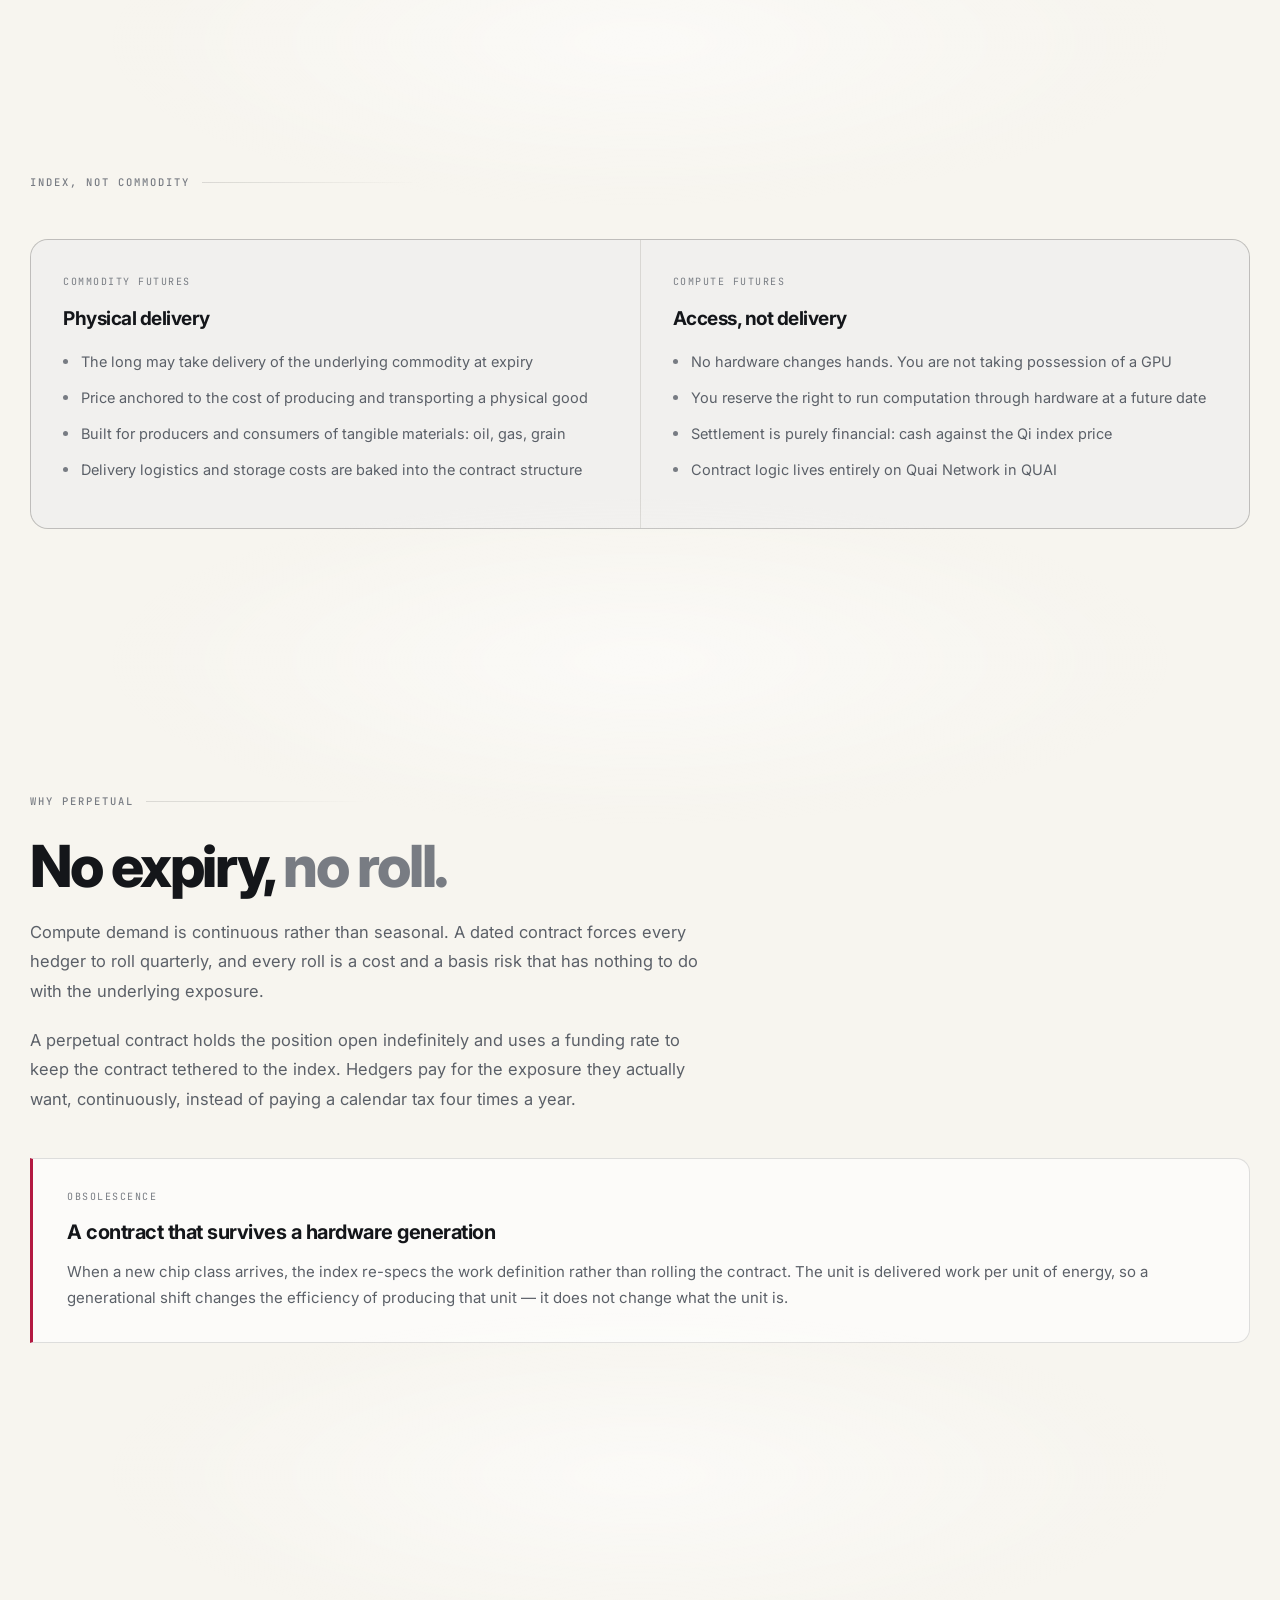
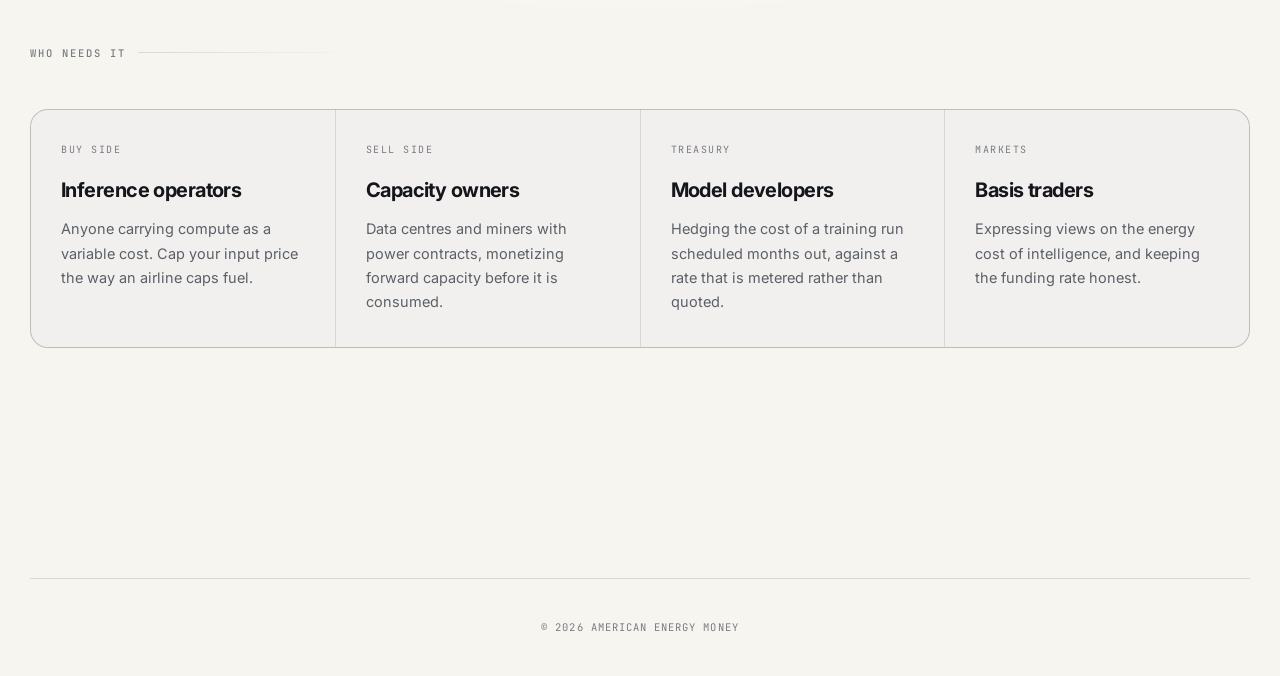
<file: compute-futures.html>
<!DOCTYPE html>
<html lang="en">
<head>
<meta charset="UTF-8">
<meta name="viewport" content="width=device-width, initial-scale=1.0">
<title>Compute Futures — American Energy Money</title>
<meta name="description" content="Cash-settled, perpetual index futures on inference compute — priced against the Qi energy index, settled in QUAI.">
<link rel="icon" href="images/logo.png">
<link rel="preconnect" href="https://fonts.googleapis.com">
<link rel="preconnect" href="https://fonts.gstatic.com" crossorigin>
<link href="https://fonts.googleapis.com/css2?family=Inter:wght@400;500;600;700;800;900&family=JetBrains+Mono:wght@400;500;600&family=Fraunces:opsz,wght@9..144,300;9..144,400&display=swap" rel="stylesheet">
<link rel="stylesheet" href="aem-theme.css">
</head>
<body data-theme="paper">

<div class="ground" aria-hidden="true"></div>
<div class="grid-overlay" aria-hidden="true"></div>

<nav id="nav">
  <a class="nav-logo" href="index.html"><img src="images/logo.png" alt="American Energy Money"></a>
  <div class="nav-links">
    <a class="nav-item active" href="compute.html">Compute</a>
    <a class="nav-item" href="compute-index.html">Index</a>
    <a class="nav-item" href="infrastructure.html">Infrastructure</a>
    <a class="nav-item" href="research.html">Research</a>
  </div>
</nav>

<main>
  <section class="band hero" id="top">
    <div class="rise in">
      <h1>Compute<span class="l2">Futures</span></h1>
      <p class="hero-sub">Cash-settled, perpetual index futures on inference compute. Priced against the Qi energy index, contracted and settled in QUAI.</p>
    </div>
    <div class="scrollcue" aria-hidden="true"><em></em> Scroll</div>
  </section>

  <div class="bleed"></div>

  <section class="band seq" id="instrument">
    <div class="eyebrow rise">The instrument</div>
    <h2 class="h2 rise">Index-style, <span class="mut">not commodity</span></h2>
    <p class="lead-p rise d1">A cash-settled index futures contract. The underlying is a standard unit of inference compute, valued by the energy required to produce it. Like an equity index future, no asset is ever delivered.</p>
    <div class="steps rise d1">
      <div class="step"><div class="n">01 &middot; Index-style</div><h4>No hardware delivers</h4><p>Just as E-mini S&amp;P 500 futures do not deliver 500 stocks, a Compute Future does not deliver hardware. It settles cash against the Qi index &mdash; what the market says a unit of compute is worth in energy terms at expiry.</p></div>
      <div class="step"><div class="n">02 &middot; Qi-indexed</div><h4>Priced in the energy dollar</h4><p>Qi is unencumbered by anything except the direct cost of electricity &mdash; no speculative premium, no scarcity premium. It is the cleanest available benchmark for pricing a compute unit against physical work.</p></div>
      <div class="step"><div class="n">03 &middot; QUAI-settled</div><h4>Contract logic on-chain</h4><p>Margin and settlement flow through QUAI, the programmable token carrying the economic infrastructure. The convertible controller keeps Qi and QUAI equivalent, so energy-indexed prices resolve cleanly into settlement.</p></div>
    </div>
  </section>
  <div class="bleed"></div>

  <section class="band seq" id="vs">
    <div class="eyebrow rise">Index, not commodity</div>
    <div class="compare rise d1">
      <div class="ccol"><div class="k">Commodity futures</div><h4>Physical delivery</h4>
        <ul>
        <li>The long may take delivery of the underlying commodity at expiry</li>
        <li>Price anchored to the cost of producing and transporting a physical good</li>
        <li>Built for producers and consumers of tangible materials: oil, gas, grain</li>
        <li>Delivery logistics and storage costs are baked into the contract structure</li>
        </ul>
      </div>
      <div class="ccol"><div class="k">Compute futures</div><h4>Access, not delivery</h4>
        <ul>
        <li>No hardware changes hands. You are not taking possession of a GPU</li>
        <li>You reserve the right to run computation through hardware at a future date</li>
        <li>Settlement is purely financial: cash against the Qi index price</li>
        <li>Contract logic lives entirely on Quai Network in QUAI</li>
        </ul>
      </div>
    </div>
  </section>
  <div class="bleed"></div>

  <section class="band seq" id="why">
    <div class="eyebrow rise">Why perpetual</div>
    <h2 class="h2 rise">No expiry, <span class="mut">no roll.</span></h2>
    <p class="p rise d1">Compute demand is continuous rather than seasonal. A dated contract forces every hedger to roll quarterly, and every roll is a cost and a basis risk that has nothing to do with the underlying exposure.</p>
    <p class="p rise d1">A perpetual contract holds the position open indefinitely and uses a funding rate to keep the contract tethered to the index. Hedgers pay for the exposure they actually want, continuously, instead of paying a calendar tax four times a year.</p>
    <div class="callout rise d1"><div class="k">Obsolescence</div><h4>A contract that survives a hardware generation</h4>
      <p>When a new chip class arrives, the index re-specs the work definition rather than rolling the contract. The unit is delivered work per unit of energy, so a generational shift changes the efficiency of producing that unit &mdash; it does not change what the unit is.</p>
    </div>
  </section>
  <div class="bleed"></div>

  <section class="band seq seq--tall" id="who">
    <div class="eyebrow rise">Who needs it</div>
    <div class="cards rise d1">
      <div class="card"><div class="k">Buy side</div><h4>Inference operators</h4><p>Anyone carrying compute as a variable cost. Cap your input price the way an airline caps fuel.</p></div>
      <div class="card"><div class="k">Sell side</div><h4>Capacity owners</h4><p>Data centres and miners with power contracts, monetizing forward capacity before it is consumed.</p></div>
      <div class="card"><div class="k">Treasury</div><h4>Model developers</h4><p>Hedging the cost of a training run scheduled months out, against a rate that is metered rather than quoted.</p></div>
      <div class="card"><div class="k">Markets</div><h4>Basis traders</h4><p>Expressing views on the energy cost of intelligence, and keeping the funding rate honest.</p></div>
    </div>
  </section>
</main>

<footer>
  <span>&copy; 2026 American Energy Money</span>
</footer>

<script src="aem-theme.js"></script>

</body>
</html>
</file>
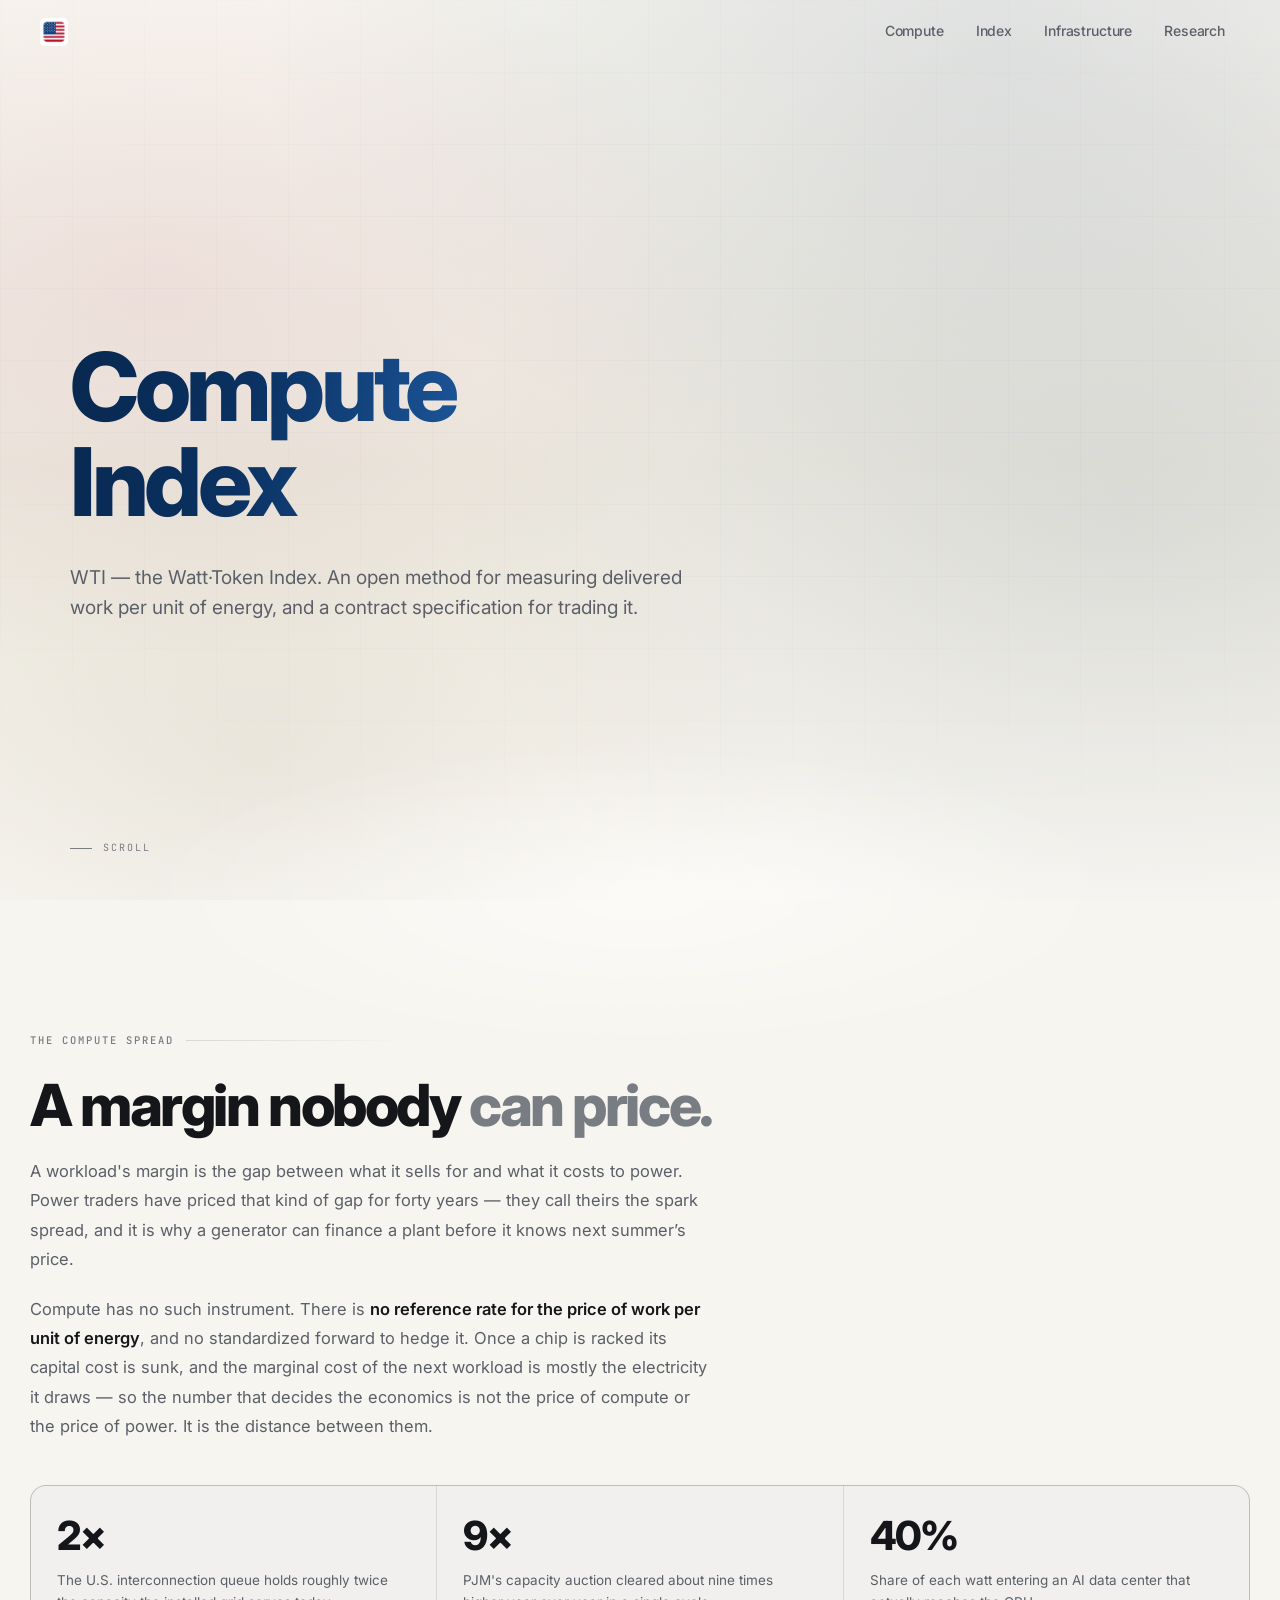
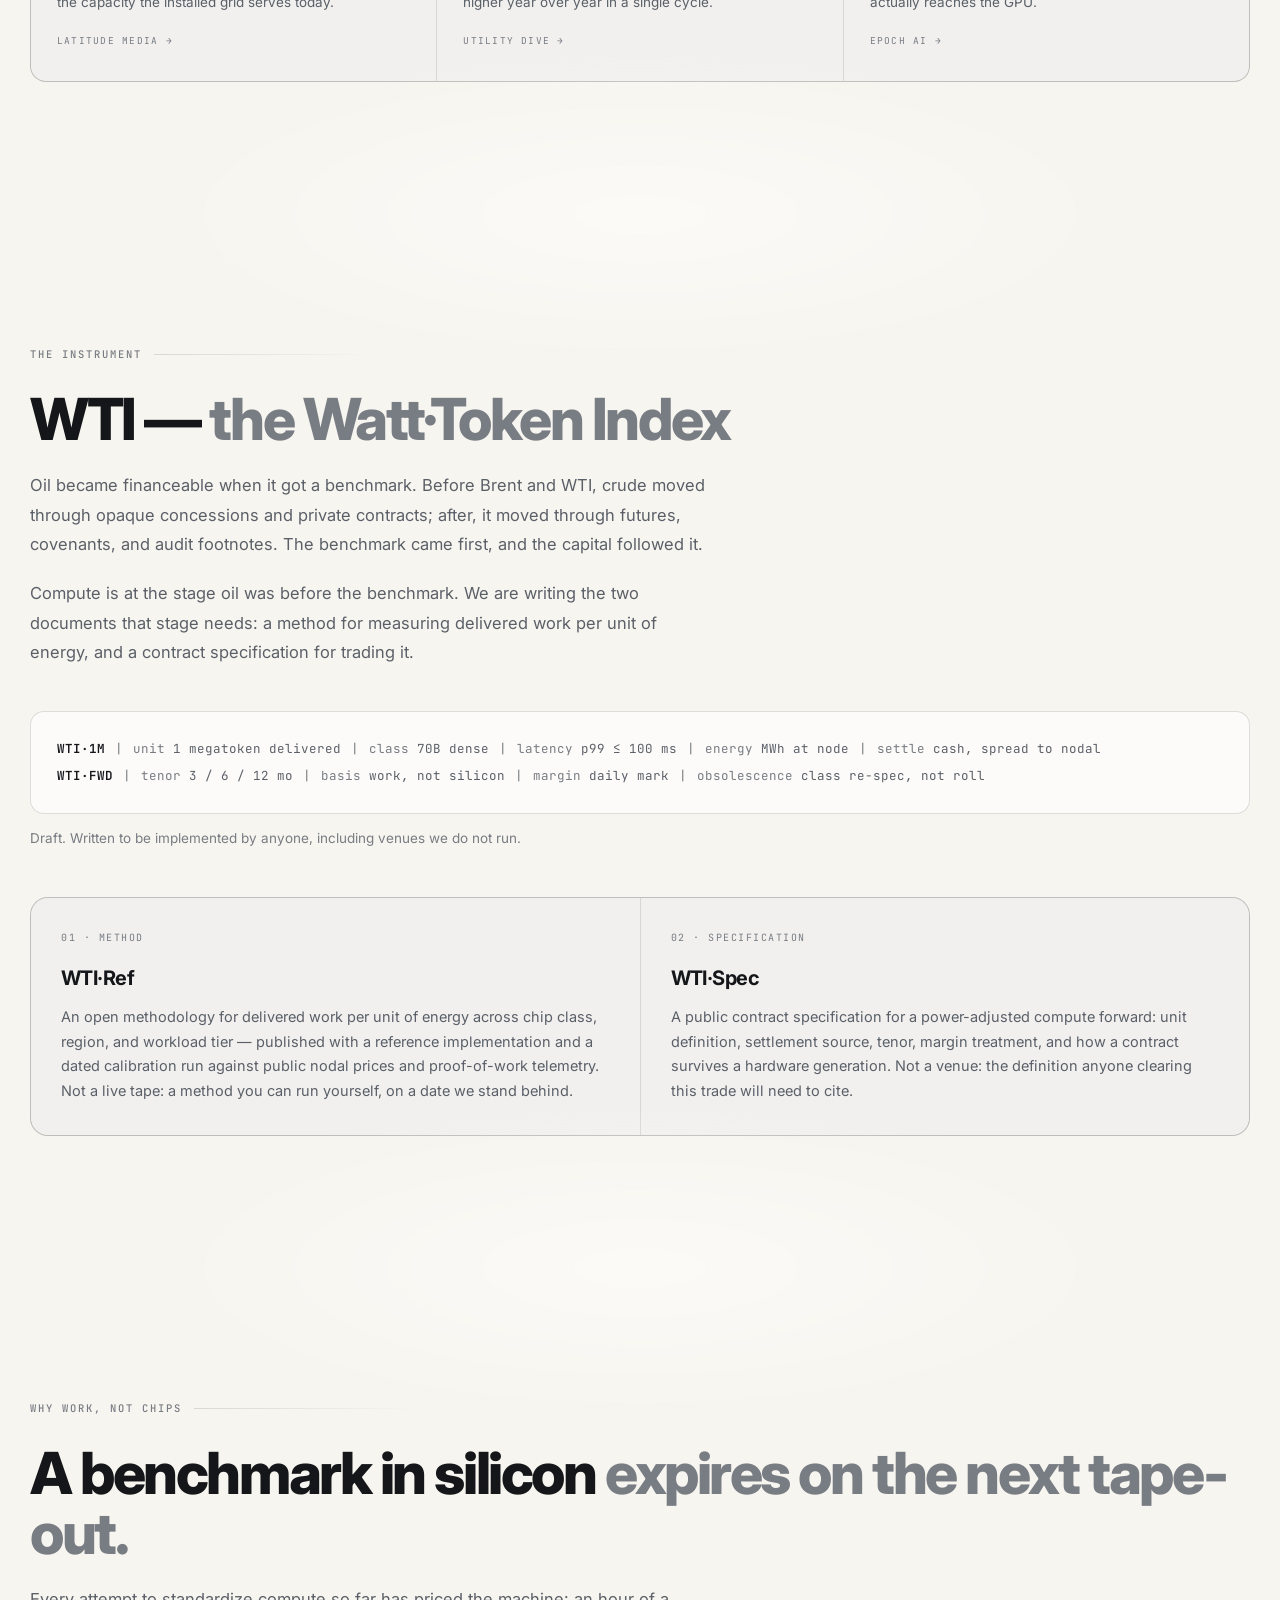
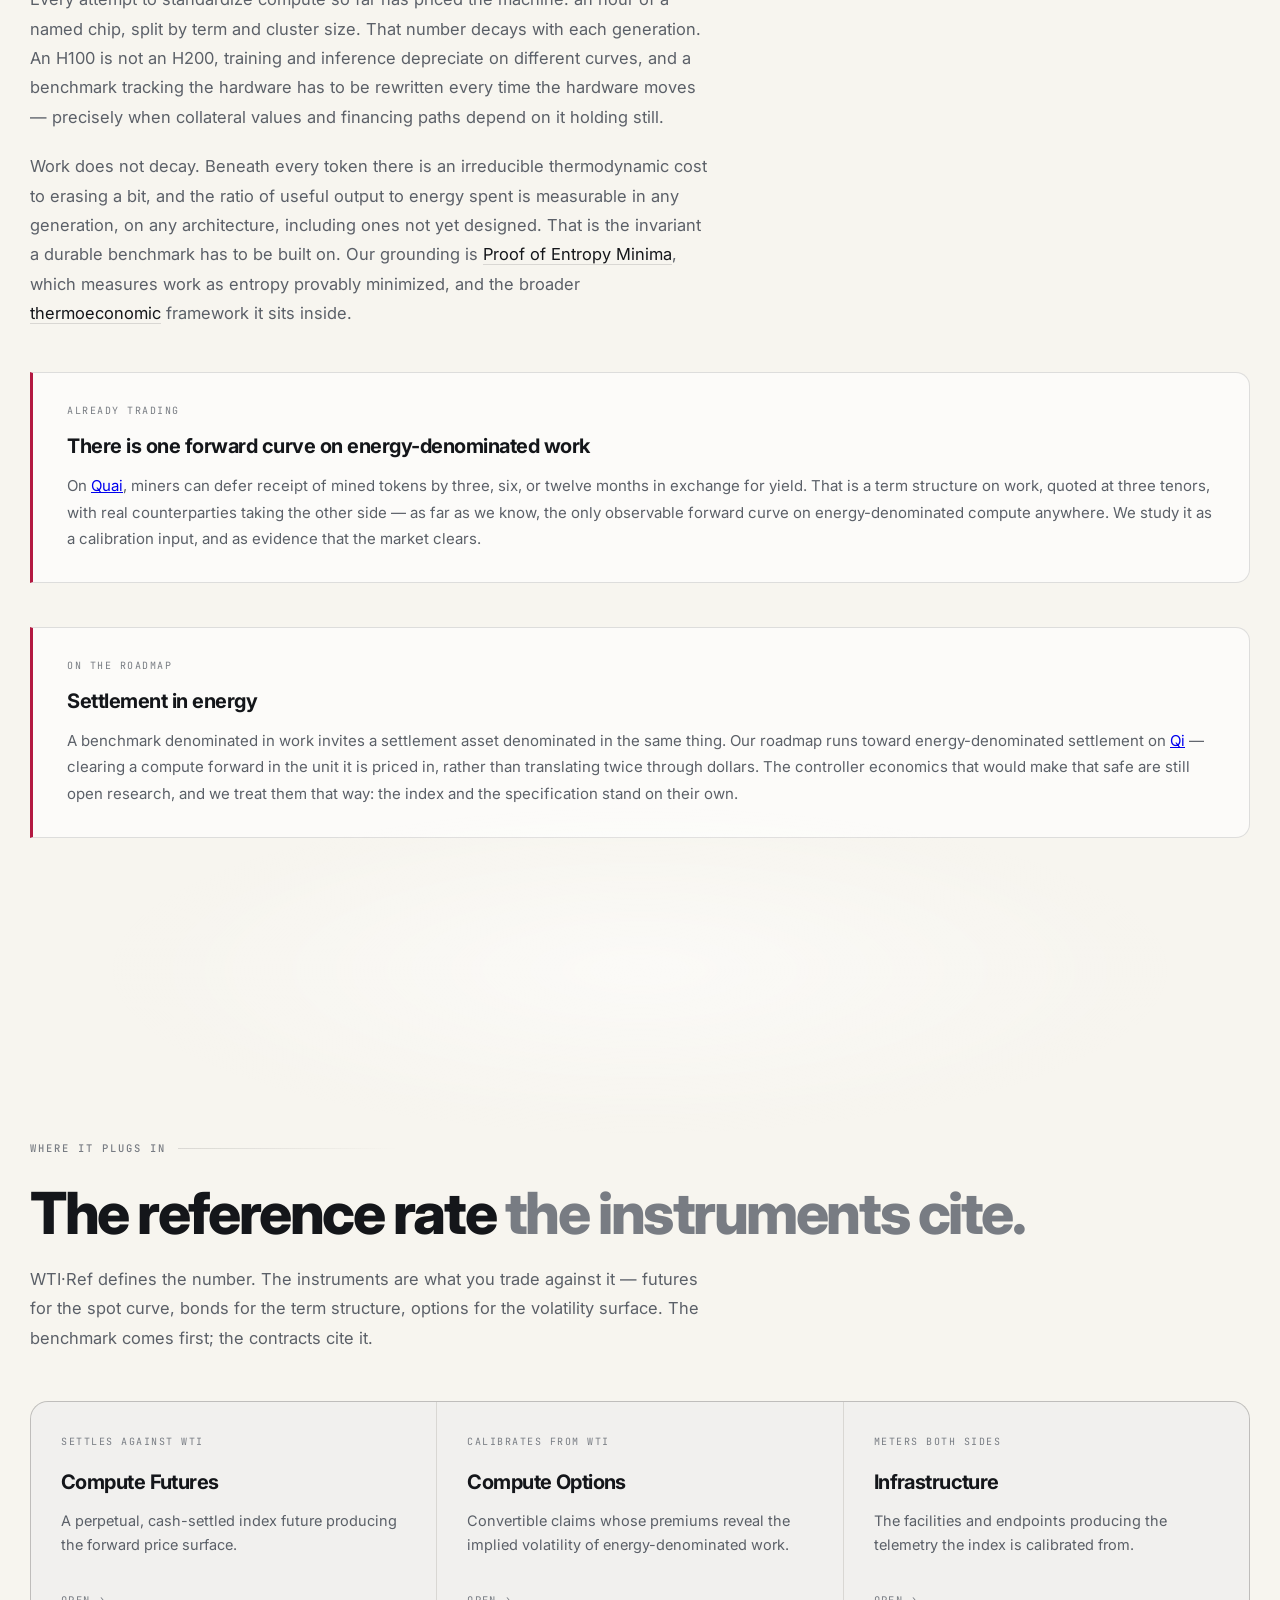
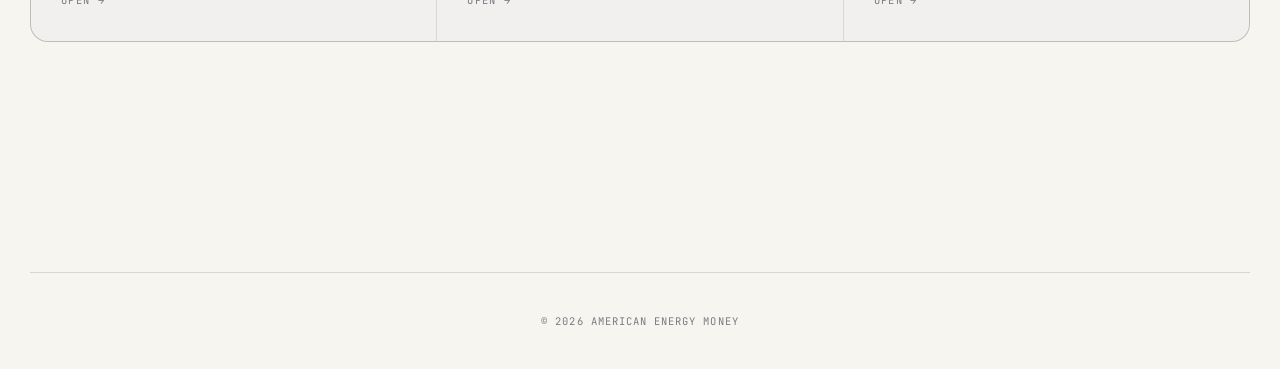
<file: compute-index.html>
<!DOCTYPE html>
<html lang="en">
<head>
<meta charset="UTF-8">
<meta name="viewport" content="width=device-width, initial-scale=1.0">
<title>Compute Index — American Energy Money</title>
<meta name="description" content="WTI, the Watt·Token Index — an open benchmark and contract specification for delivered work per unit of energy.">
<link rel="icon" href="images/logo.png">
<link rel="preconnect" href="https://fonts.googleapis.com">
<link rel="preconnect" href="https://fonts.gstatic.com" crossorigin>
<link href="https://fonts.googleapis.com/css2?family=Inter:wght@400;500;600;700;800;900&family=JetBrains+Mono:wght@400;500;600&family=Fraunces:opsz,wght@9..144,300;9..144,400&display=swap" rel="stylesheet">
<link rel="stylesheet" href="aem-theme.css">
</head>
<body data-theme="paper">

<div class="ground" aria-hidden="true"></div>
<div class="grid-overlay" aria-hidden="true"></div>

<nav id="nav">
  <a class="nav-logo" href="index.html"><img src="images/logo.png" alt="American Energy Money"></a>
  <div class="nav-links">
    <a class="nav-item" href="compute.html">Compute</a>
    <a class="nav-item active" href="compute-index.html">Index</a>
    <a class="nav-item" href="infrastructure.html">Infrastructure</a>
    <a class="nav-item" href="research.html">Research</a>
  </div>
</nav>

<main>
  <section class="band hero" id="top">
    <div class="rise in">
      <h1>Compute<span class="l2">Index</span></h1>
      <p class="hero-sub">WTI &mdash; the Watt&middot;Token Index. An open method for measuring delivered work per unit of energy, and a contract specification for trading it.</p>
    </div>
    <div class="scrollcue" aria-hidden="true"><em></em> Scroll</div>
  </section>

  <div class="bleed"></div>

  <section class="band seq" id="spread">
    <div class="eyebrow rise">The compute spread</div>
    <h2 class="h2 rise">A margin nobody <span class="mut">can price.</span></h2>
    <p class="p rise d1">A workload's margin is the gap between what it sells for and what it costs to power. Power traders have priced that kind of gap for forty years &mdash; they call theirs the spark spread, and it is why a generator can finance a plant before it knows next summer&rsquo;s price.</p>
    <p class="p rise d1">Compute has no such instrument. There is <strong>no reference rate for the price of work per unit of energy</strong>, and no standardized forward to hedge it. Once a chip is racked its capital cost is sunk, and the marginal cost of the next workload is mostly the electricity it draws &mdash; so the number that decides the economics is not the price of compute or the price of power. It is the distance between them.</p>
    <div class="stats rise d1">
      <div class="stat"><div class="v">2&times;</div>
        <p>The U.S. interconnection queue holds roughly twice the capacity the installed grid serves today.</p>
        <a href="https://www.latitudemedia.com/news/the-us-interconnection-queue-is-twice-its-installed-capacity/" target="_blank" rel="noopener">Latitude Media &rarr;</a></div>
      <div class="stat"><div class="v">9&times;</div>
        <p>PJM's capacity auction cleared about nine times higher year over year in a single cycle.</p>
        <a href="https://www.utilitydive.com/news/pjm-interconnection-capacity-auction-vistra-constellation/722872/" target="_blank" rel="noopener">Utility Dive &rarr;</a></div>
      <div class="stat"><div class="v">40%</div>
        <p>Share of each watt entering an AI data center that actually reaches the GPU.</p>
        <a href="https://epoch.ai/data-insights/gpus-power-usage-in-ai-data-centers" target="_blank" rel="noopener">Epoch AI &rarr;</a></div>
    </div>
  </section>
  <div class="bleed"></div>

  <section class="band seq" id="instrument">
    <div class="eyebrow rise">The instrument</div>
    <h2 class="h2 rise">WTI &mdash; <span class="mut">the Watt&middot;Token Index</span></h2>
    <p class="p rise d1">Oil became financeable when it got a benchmark. Before Brent and WTI, crude moved through opaque concessions and private contracts; after, it moved through futures, covenants, and audit footnotes. The benchmark came first, and the capital followed it.</p>
    <p class="p rise d1">Compute is at the stage oil was before the benchmark. We are writing the two documents that stage needs: a method for measuring delivered work per unit of energy, and a contract specification for trading it.</p>
    <div class="specline rise d1">
      <span class="tk">WTI&middot;1M</span><span class="sep">|</span><span class="lb">unit</span> 1 megatoken delivered<span class="sep">|</span><span class="lb">class</span> 70B dense<span class="sep">|</span><span class="lb">latency</span> p99 &le; 100 ms<span class="sep">|</span><span class="lb">energy</span> MWh at node<span class="sep">|</span><span class="lb">settle</span> cash, spread to nodal<br>
      <span class="tk">WTI&middot;FWD</span><span class="sep">|</span><span class="lb">tenor</span> 3 / 6 / 12 mo<span class="sep">|</span><span class="lb">basis</span> work, not silicon<span class="sep">|</span><span class="lb">margin</span> daily mark<span class="sep">|</span><span class="lb">obsolescence</span> class re-spec, not roll
    </div>
    <p class="speccap rise d1">Draft. Written to be implemented by anyone, including venues we do not run.</p>
    <div class="cards two rise d1">
      <div class="card"><div class="k">01 &middot; Method</div><h4>WTI&middot;Ref</h4><p>An open methodology for delivered work per unit of energy across chip class, region, and workload tier &mdash; published with a reference implementation and a dated calibration run against public nodal prices and proof-of-work telemetry. Not a live tape: a method you can run yourself, on a date we stand behind.</p></div>
      <div class="card"><div class="k">02 &middot; Specification</div><h4>WTI&middot;Spec</h4><p>A public contract specification for a power-adjusted compute forward: unit definition, settlement source, tenor, margin treatment, and how a contract survives a hardware generation. Not a venue: the definition anyone clearing this trade will need to cite.</p></div>
    </div>
  </section>
  <div class="bleed"></div>

  <section class="band seq" id="work">
    <div class="eyebrow rise">Why work, not chips</div>
    <h2 class="h2 rise">A benchmark in silicon <span class="mut">expires on the next tape-out.</span></h2>
    <p class="p rise d1">Every attempt to standardize compute so far has priced the machine: an hour of a named chip, split by term and cluster size. That number decays with each generation. An H100 is not an H200, training and inference depreciate on different curves, and a benchmark tracking the hardware has to be rewritten every time the hardware moves &mdash; precisely when collateral values and financing paths depend on it holding still.</p>
    <p class="p rise d1">Work does not decay. Beneath every token there is an irreducible thermodynamic cost to erasing a bit, and the ratio of useful output to energy spent is measurable in any generation, on any architecture, including ones not yet designed. That is the invariant a durable benchmark has to be built on. Our grounding is <a href="https://arxiv.org/pdf/2303.04305" target="_blank" rel="noopener">Proof of Entropy Minima</a>, which measures work as entropy provably minimized, and the broader <a href="https://thermoeconomics.info/" target="_blank" rel="noopener">thermoeconomic</a> framework it sits inside.</p>
    <div class="callout rise d1"><div class="k">Already trading</div><h4>There is one forward curve on energy-denominated work</h4>
      <p>On <a href="https://qu.ai" target="_blank" rel="noopener">Quai</a>, miners can defer receipt of mined tokens by three, six, or twelve months in exchange for yield. That is a term structure on work, quoted at three tenors, with real counterparties taking the other side &mdash; as far as we know, the only observable forward curve on energy-denominated compute anywhere. We study it as a calibration input, and as evidence that the market clears.</p>
    </div>
    <div class="callout rise d1"><div class="k">On the roadmap</div><h4>Settlement in energy</h4>
      <p>A benchmark denominated in work invites a settlement asset denominated in the same thing. Our roadmap runs toward energy-denominated settlement on <a href="https://qi.xyz" target="_blank" rel="noopener">Qi</a> &mdash; clearing a compute forward in the unit it is priced in, rather than translating twice through dollars. The controller economics that would make that safe are still open research, and we treat them that way: the index and the specification stand on their own.</p>
    </div>
  </section>
  <div class="bleed"></div>

  <section class="band seq seq--tall" id="plugs">
    <div class="eyebrow rise">Where it plugs in</div>
    <h2 class="h2 rise">The reference rate <span class="mut">the instruments cite.</span></h2>
    <p class="p rise d1">WTI&middot;Ref defines the number. The instruments are what you trade against it &mdash; futures for the spot curve, bonds for the term structure, options for the volatility surface. The benchmark comes first; the contracts cite it.</p>
    <div class="cards rise d1">
      <a class="card" href="compute-futures.html"><div class="k">Settles against WTI</div><h4>Compute Futures</h4><p>A perpetual, cash-settled index future producing the forward price surface.</p><div class="foot">Open &rarr;</div></a>
      <a class="card" href="compute-options.html"><div class="k">Calibrates from WTI</div><h4>Compute Options</h4><p>Convertible claims whose premiums reveal the implied volatility of energy-denominated work.</p><div class="foot">Open &rarr;</div></a>
      <a class="card" href="infrastructure.html"><div class="k">Meters both sides</div><h4>Infrastructure</h4><p>The facilities and endpoints producing the telemetry the index is calibrated from.</p><div class="foot">Open &rarr;</div></a>
    </div>
  </section>
</main>

<footer>
  <span>&copy; 2026 American Energy Money</span>
</footer>

<script src="aem-theme.js"></script>

</body>
</html>
</file>
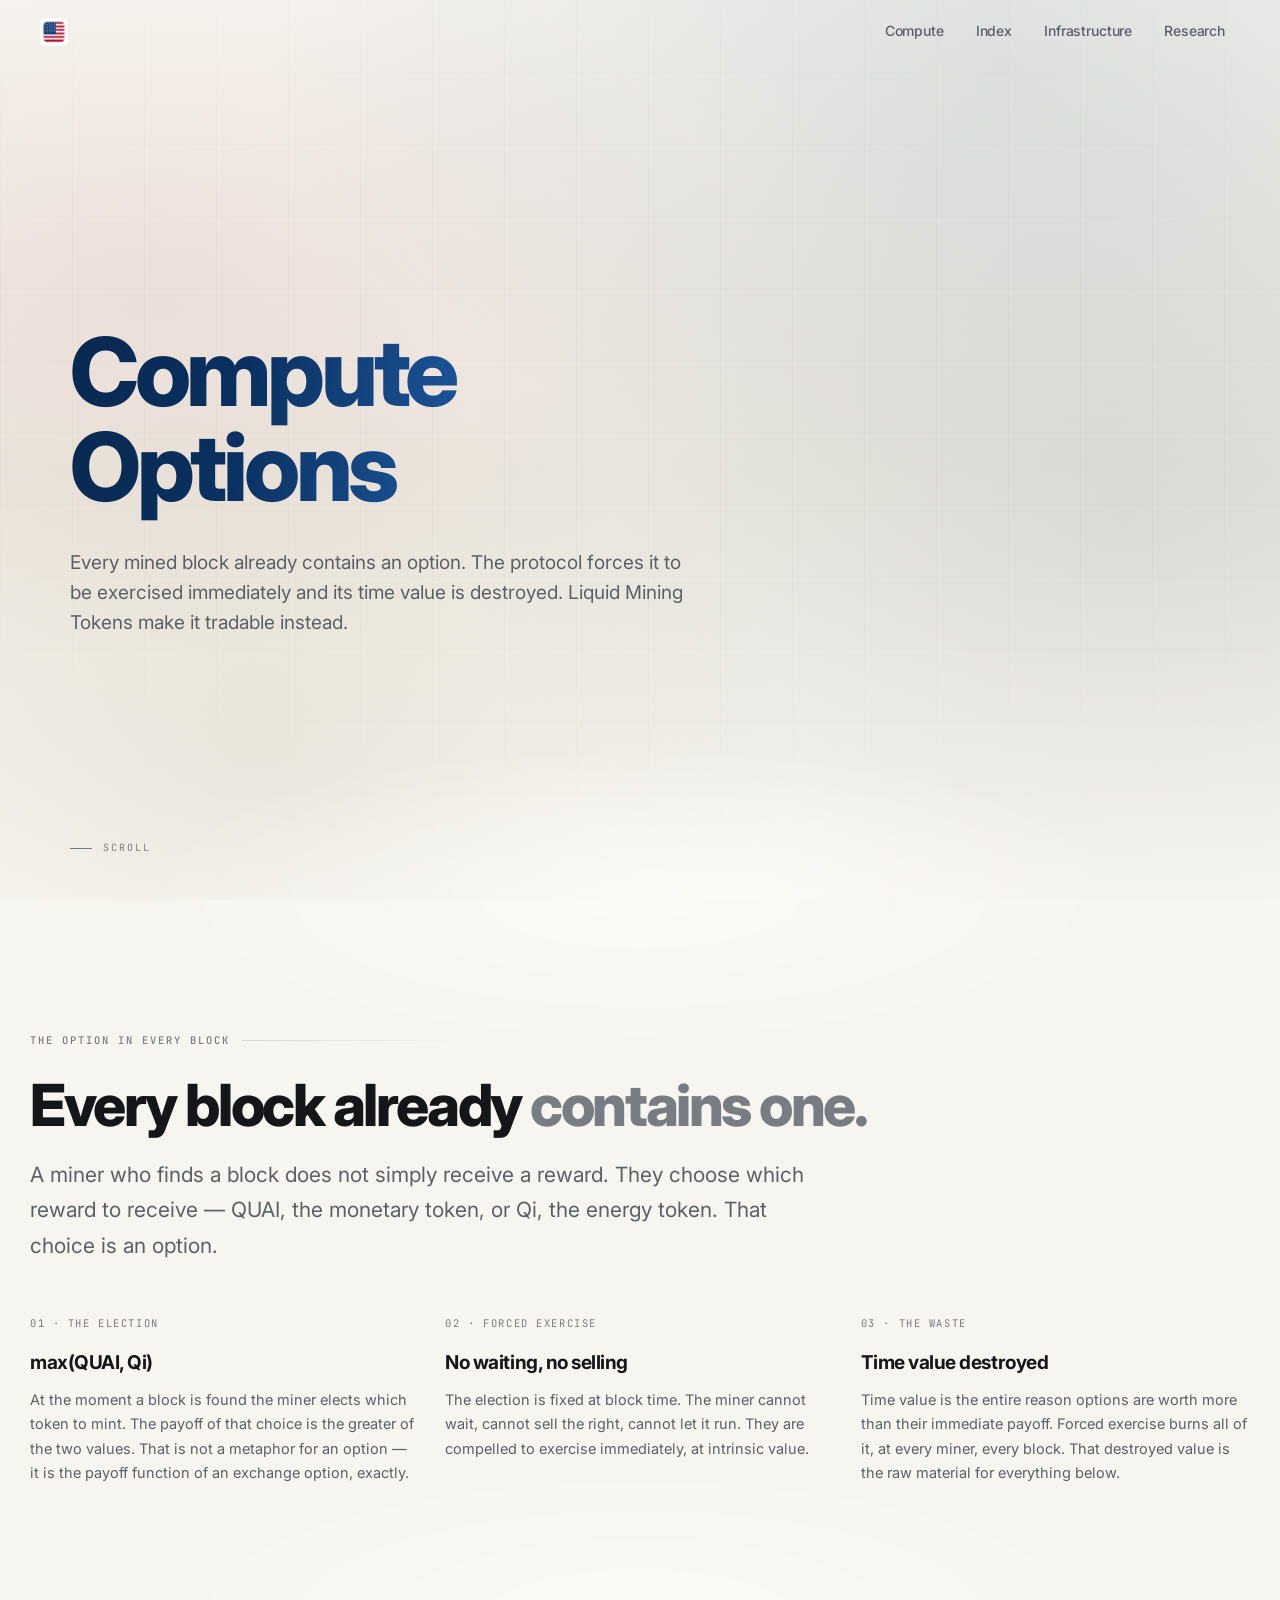
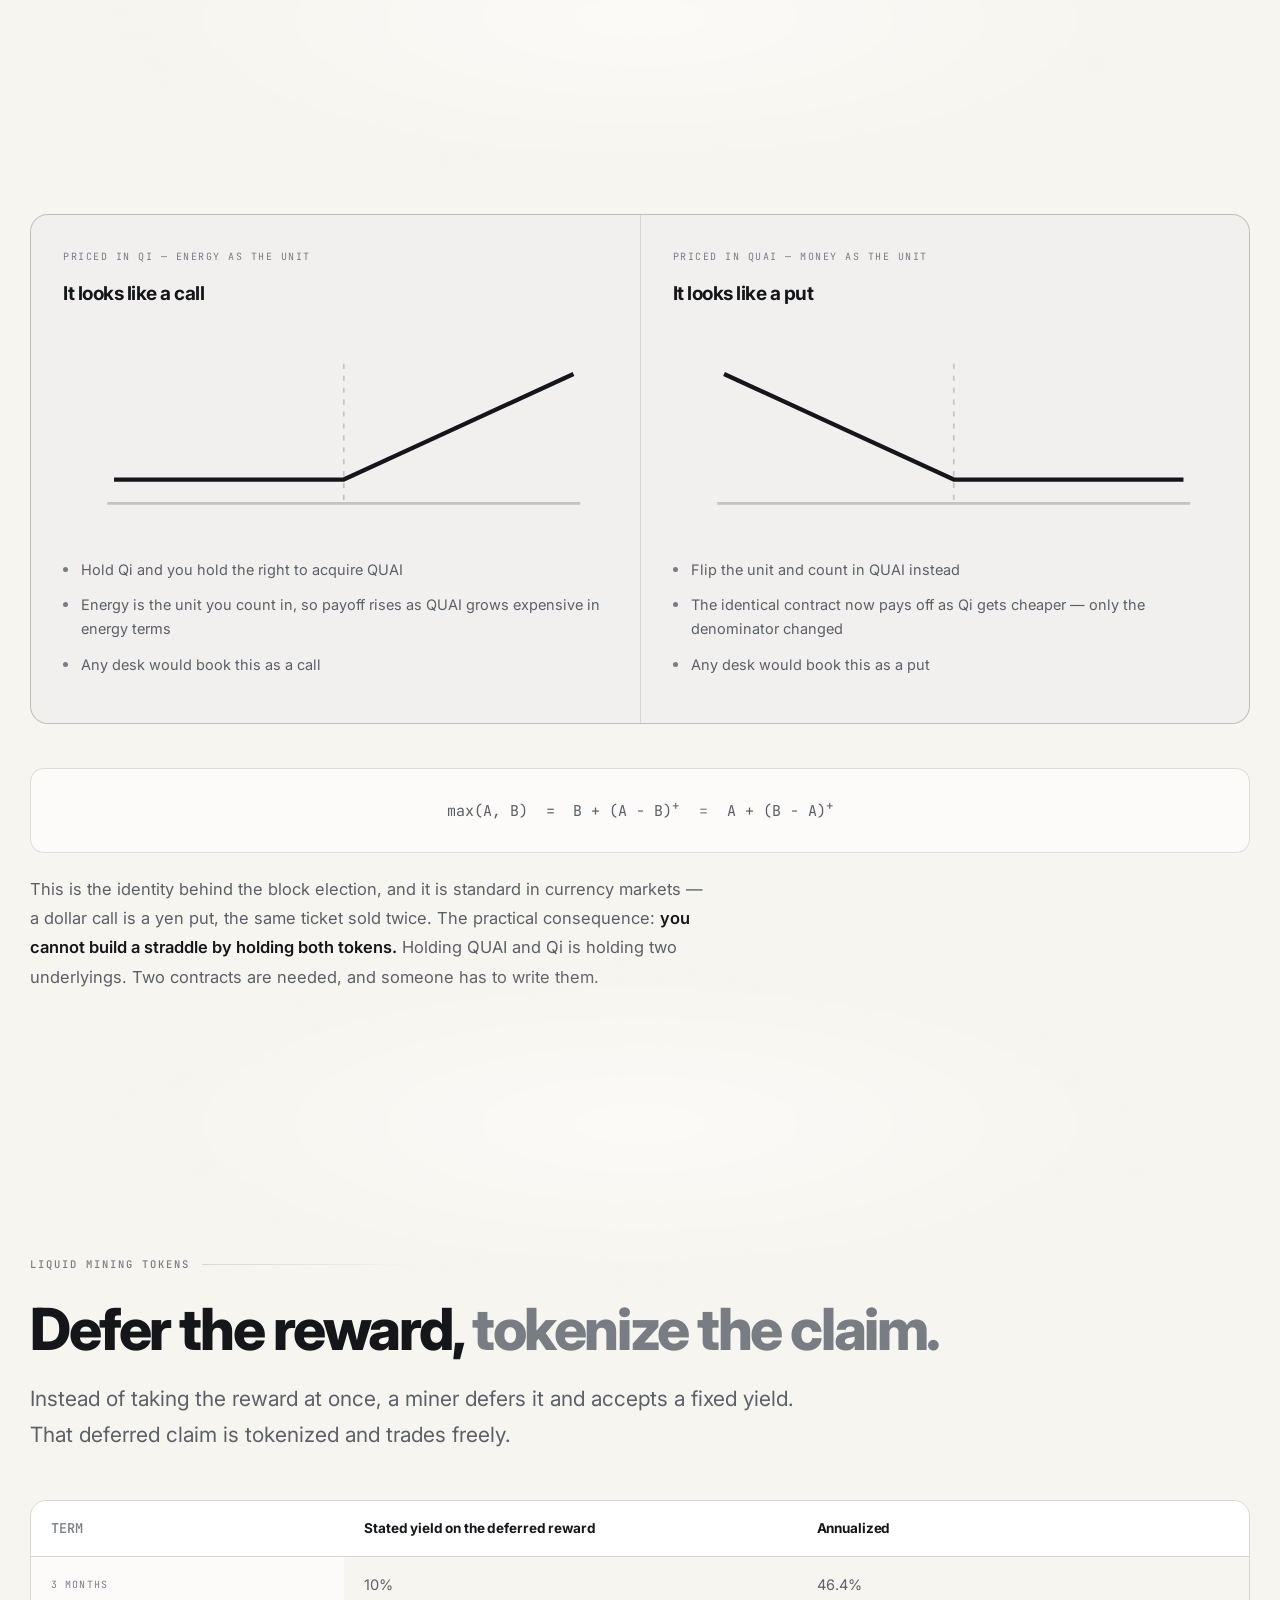
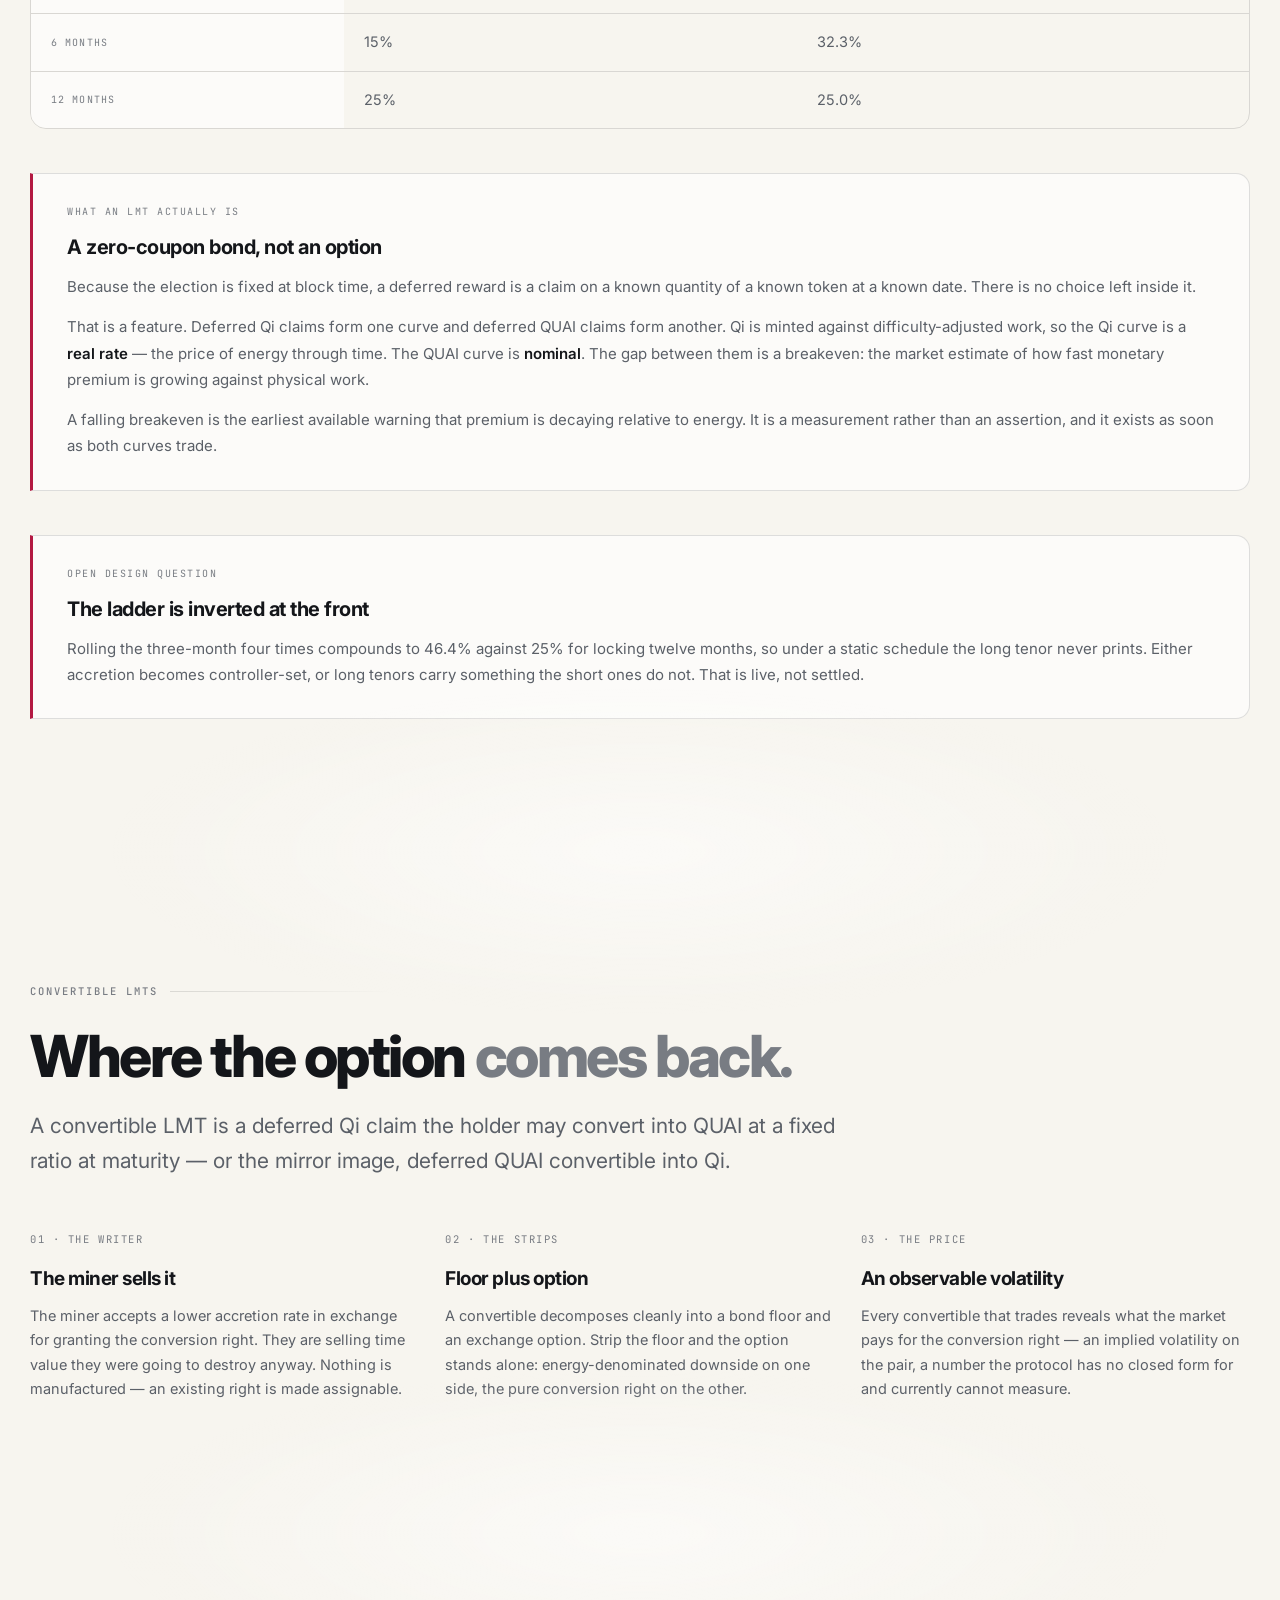
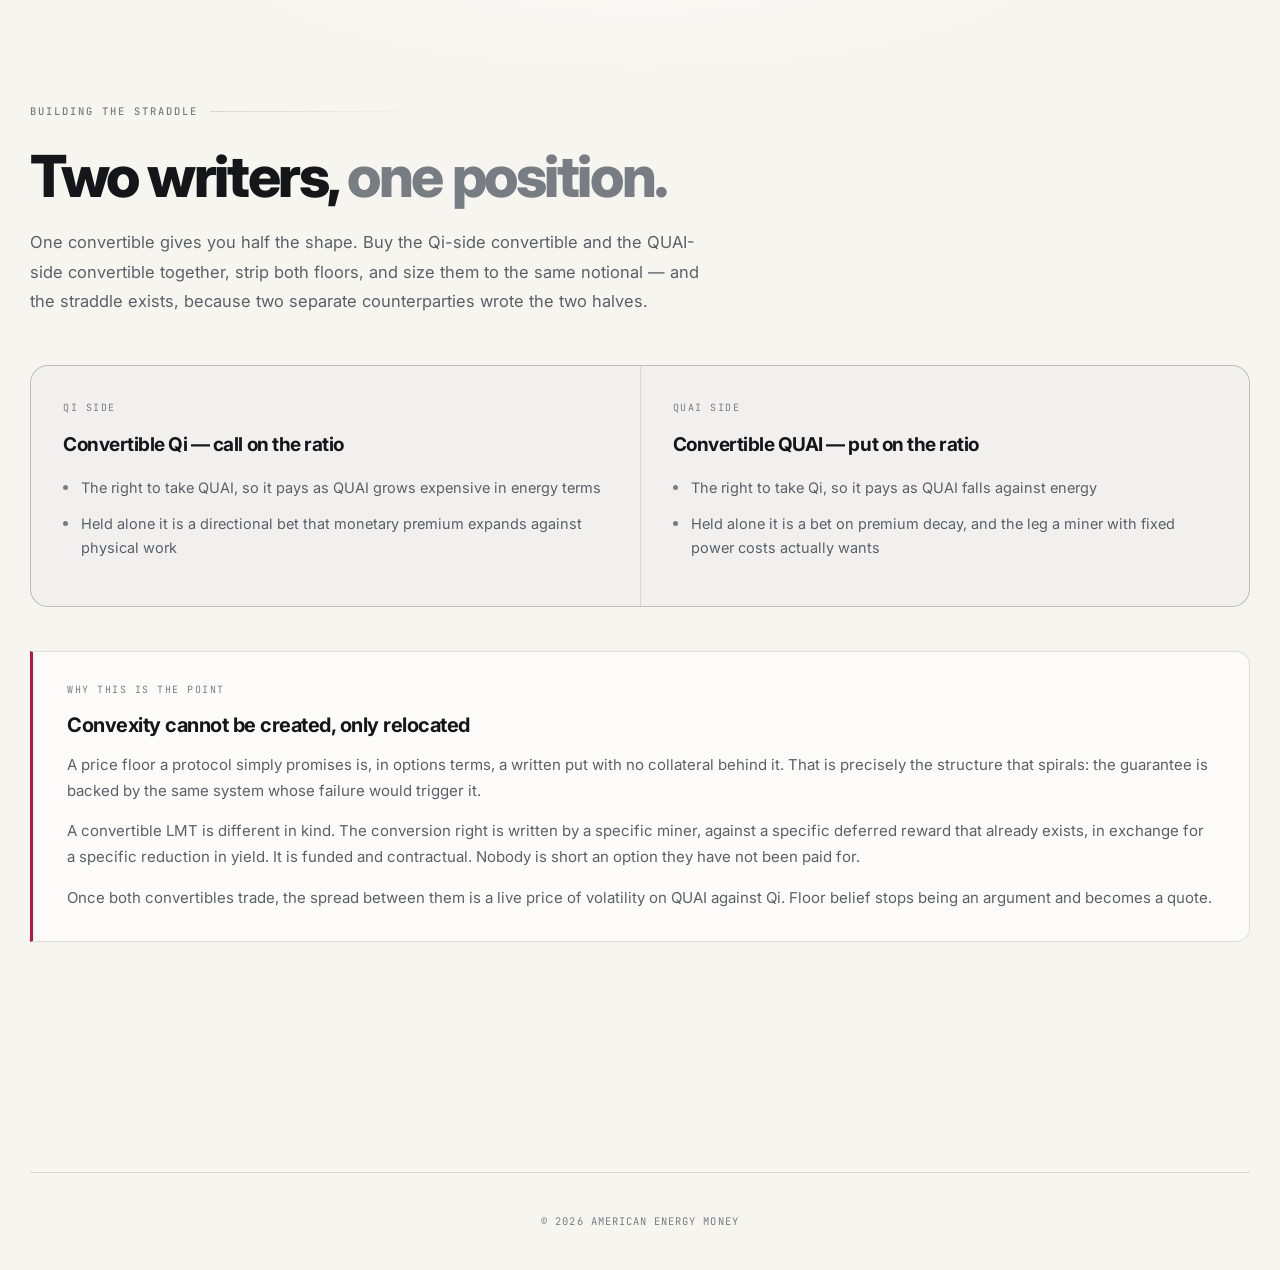
<file: compute-options.html>
<!DOCTYPE html>
<html lang="en">
<head>
<meta charset="UTF-8">
<meta name="viewport" content="width=device-width, initial-scale=1.0">
<title>Compute Options — American Energy Money</title>
<meta name="description" content="Every mined block contains an exchange option that forced exercise destroys. Liquid Mining Tokens make it tradable — struck in Qi, settled in QUAI.">
<link rel="icon" href="images/logo.png">
<link rel="preconnect" href="https://fonts.googleapis.com">
<link rel="preconnect" href="https://fonts.gstatic.com" crossorigin>
<link href="https://fonts.googleapis.com/css2?family=Inter:wght@400;500;600;700;800;900&family=JetBrains+Mono:wght@400;500;600&family=Fraunces:opsz,wght@9..144,300;9..144,400&display=swap" rel="stylesheet">
<link rel="stylesheet" href="aem-theme.css">
</head>
<body data-theme="paper">

<div class="ground" aria-hidden="true"></div>
<div class="grid-overlay" aria-hidden="true"></div>

<nav id="nav">
  <a class="nav-logo" href="index.html"><img src="images/logo.png" alt="American Energy Money"></a>
  <div class="nav-links">
    <a class="nav-item active" href="compute.html">Compute</a>
    <a class="nav-item" href="compute-index.html">Index</a>
    <a class="nav-item" href="infrastructure.html">Infrastructure</a>
    <a class="nav-item" href="research.html">Research</a>
  </div>
</nav>

<main>
  <section class="band hero" id="top">
    <div class="rise in">
      <h1>Compute<span class="l2">Options</span></h1>
      <p class="hero-sub">Every mined block already contains an option. The protocol forces it to be exercised immediately and its time value is destroyed. Liquid Mining Tokens make it tradable instead.</p>
    </div>
    <div class="scrollcue" aria-hidden="true"><em></em> Scroll</div>
  </section>

  <div class="bleed"></div>

  <section class="band seq" id="block">
    <div class="eyebrow rise">The option in every block</div>
    <h2 class="h2 rise">Every block already <span class="mut">contains one.</span></h2>
    <p class="lead-p rise d1">A miner who finds a block does not simply receive a reward. They choose which reward to receive &mdash; QUAI, the monetary token, or Qi, the energy token. That choice is an option.</p>
    <div class="steps rise d1">
      <div class="step"><div class="n">01 &middot; The election</div><h4>max(QUAI, Qi)</h4><p>At the moment a block is found the miner elects which token to mint. The payoff of that choice is the greater of the two values. That is not a metaphor for an option &mdash; it is the payoff function of an exchange option, exactly.</p></div>
      <div class="step"><div class="n">02 &middot; Forced exercise</div><h4>No waiting, no selling</h4><p>The election is fixed at block time. The miner cannot wait, cannot sell the right, cannot let it run. They are compelled to exercise immediately, at intrinsic value.</p></div>
      <div class="step"><div class="n">03 &middot; The waste</div><h4>Time value destroyed</h4><p>Time value is the entire reason options are worth more than their immediate payoff. Forced exercise burns all of it, at every miner, every block. That destroyed value is the raw material for everything below.</p></div>
    </div>
  </section>
  <div class="bleed"></div>

  <section class="band seq" id="duality">
    <div class="eyebrow rise">One contract, two names</div>
    <div class="compare rise d1">
      <div class="ccol">
        <div class="k">Priced in Qi &mdash; energy as the unit</div>
        <h4>It looks like a call</h4>
        <svg viewBox="0 0 320 120" role="img" aria-label="Payoff rising to the right" style="width:100%;height:auto;margin:14px 0 6px">
          <line x1="26" y1="96" x2="304" y2="96" stroke="currentColor" stroke-width="1.5" opacity=".2"/>
          <line x1="165" y1="14" x2="165" y2="96" stroke="currentColor" stroke-width="1" stroke-dasharray="3 4" opacity=".2"/>
          <path d="M30 82 L165 82 L300 20" fill="none" stroke="currentColor" stroke-width="2.5" stroke-linejoin="round"/>
        </svg>
        <ul><li>Hold Qi and you hold the right to acquire QUAI</li>
        <li>Energy is the unit you count in, so payoff rises as QUAI grows expensive in energy terms</li>
        <li>Any desk would book this as a call</li></ul>
      </div>
      <div class="ccol">
        <div class="k">Priced in QUAI &mdash; money as the unit</div>
        <h4>It looks like a put</h4>
        <svg viewBox="0 0 320 120" role="img" aria-label="Payoff falling to the right" style="width:100%;height:auto;margin:14px 0 6px">
          <line x1="26" y1="96" x2="304" y2="96" stroke="currentColor" stroke-width="1.5" opacity=".2"/>
          <line x1="165" y1="14" x2="165" y2="96" stroke="currentColor" stroke-width="1" stroke-dasharray="3 4" opacity=".2"/>
          <path d="M30 20 L165 82 L300 82" fill="none" stroke="currentColor" stroke-width="2.5" stroke-linejoin="round"/>
        </svg>
        <ul><li>Flip the unit and count in QUAI instead</li>
        <li>The identical contract now pays off as Qi gets cheaper &mdash; only the denominator changed</li>
        <li>Any desk would book this as a put</li></ul>
      </div>
    </div>
    <div class="specline rise d2" style="text-align:center;font-size:15px">
      max(A,&nbsp;B) &nbsp;=&nbsp; B&nbsp;+&nbsp;(A&nbsp;&minus;&nbsp;B)<sup>+</sup>
      <span class="sep">=</span> A&nbsp;+&nbsp;(B&nbsp;&minus;&nbsp;A)<sup>+</sup>
    </div>
    <p class="p rise d2" style="margin-top:22px">This is the identity behind the block election, and it is standard in
      currency markets &mdash; a dollar call is a yen put, the same ticket sold twice. The practical consequence:
      <strong>you cannot build a straddle by holding both tokens.</strong> Holding QUAI and Qi is holding two
      underlyings. Two contracts are needed, and someone has to write them.</p>
  </section>
  <div class="bleed"></div>

  <section class="band seq" id="lmt">
    <div class="eyebrow rise">Liquid Mining Tokens</div>
    <h2 class="h2 rise">Defer the reward, <span class="mut">tokenize the claim.</span></h2>
    <p class="lead-p rise d1">Instead of taking the reward at once, a miner defers it and accepts a fixed yield. That deferred claim is tokenized and trades freely.</p>
    <div class="ctable rise d1">
      <div class="crow head c2"><div class="dim">Term</div><div>Stated yield on the deferred reward</div><div>Annualized</div></div>
      <div class="crow c2"><div class="dim">3 months</div><div>10%</div><div>46.4%</div></div>
      <div class="crow c2"><div class="dim">6 months</div><div>15%</div><div>32.3%</div></div>
      <div class="crow c2"><div class="dim">12 months</div><div>25%</div><div>25.0%</div></div>
    </div>
    <div class="callout rise d1"><div class="k">What an LMT actually is</div><h4>A zero-coupon bond, not an option</h4>
      <p>Because the election is fixed at block time, a deferred reward is a claim on a known quantity of a known token at a known date. There is no choice left inside it.</p>
      <p>That is a feature. Deferred Qi claims form one curve and deferred QUAI claims form another. Qi is minted against difficulty-adjusted work, so the Qi curve is a <strong>real rate</strong> &mdash; the price of energy through time. The QUAI curve is <strong>nominal</strong>. The gap between them is a breakeven: the market estimate of how fast monetary premium is growing against physical work.</p>
      <p>A falling breakeven is the earliest available warning that premium is decaying relative to energy. It is a measurement rather than an assertion, and it exists as soon as both curves trade.</p>
    </div>
    <div class="callout rise d1"><div class="k">Open design question</div><h4>The ladder is inverted at the front</h4>
      <p>Rolling the three-month four times compounds to 46.4% against 25% for locking twelve months, so under a static schedule the long tenor never prints. Either accretion becomes controller-set, or long tenors carry something the short ones do not. That is live, not settled.</p>
    </div>
  </section>
  <div class="bleed"></div>

  <section class="band seq" id="convertible">
    <div class="eyebrow rise">Convertible LMTs</div>
    <h2 class="h2 rise">Where the option <span class="mut">comes back.</span></h2>
    <p class="lead-p rise d1">A convertible LMT is a deferred Qi claim the holder may convert into QUAI at a fixed ratio at maturity &mdash; or the mirror image, deferred QUAI convertible into Qi.</p>
    <div class="steps rise d1">
      <div class="step"><div class="n">01 &middot; The writer</div><h4>The miner sells it</h4><p>The miner accepts a lower accretion rate in exchange for granting the conversion right. They are selling time value they were going to destroy anyway. Nothing is manufactured &mdash; an existing right is made assignable.</p></div>
      <div class="step"><div class="n">02 &middot; The strips</div><h4>Floor plus option</h4><p>A convertible decomposes cleanly into a bond floor and an exchange option. Strip the floor and the option stands alone: energy-denominated downside on one side, the pure conversion right on the other.</p></div>
      <div class="step"><div class="n">03 &middot; The price</div><h4>An observable volatility</h4><p>Every convertible that trades reveals what the market pays for the conversion right &mdash; an implied volatility on the pair, a number the protocol has no closed form for and currently cannot measure.</p></div>
    </div>
  </section>
  <div class="bleed"></div>

  <section class="band seq seq--tall" id="straddle">
    <div class="eyebrow rise">Building the straddle</div>
    <h2 class="h2 rise">Two writers, <span class="mut">one position.</span></h2>
    <p class="p rise d1">One convertible gives you half the shape. Buy the Qi-side convertible and the QUAI-side convertible together, strip both floors, and size them to the same notional &mdash; and the straddle exists, because two separate counterparties wrote the two halves.</p>
    <div class="compare rise d1">
      <div class="ccol"><div class="k">Qi side</div><h4>Convertible Qi &mdash; call on the ratio</h4>
        <ul>
        <li>The right to take QUAI, so it pays as QUAI grows expensive in energy terms</li>
        <li>Held alone it is a directional bet that monetary premium expands against physical work</li>
        </ul>
      </div>
      <div class="ccol"><div class="k">QUAI side</div><h4>Convertible QUAI &mdash; put on the ratio</h4>
        <ul>
        <li>The right to take Qi, so it pays as QUAI falls against energy</li>
        <li>Held alone it is a bet on premium decay, and the leg a miner with fixed power costs actually wants</li>
        </ul>
      </div>
    </div>
    <div class="callout rise d1"><div class="k">Why this is the point</div><h4>Convexity cannot be created, only relocated</h4>
      <p>A price floor a protocol simply promises is, in options terms, a written put with no collateral behind it. That is precisely the structure that spirals: the guarantee is backed by the same system whose failure would trigger it.</p>
      <p>A convertible LMT is different in kind. The conversion right is written by a specific miner, against a specific deferred reward that already exists, in exchange for a specific reduction in yield. It is funded and contractual. Nobody is short an option they have not been paid for.</p>
      <p>Once both convertibles trade, the spread between them is a live price of volatility on QUAI against Qi. Floor belief stops being an argument and becomes a quote.</p>
    </div>
  </section>
</main>

<footer>
  <span>&copy; 2026 American Energy Money</span>
</footer>

<script src="aem-theme.js"></script>

</body>
</html>
</file>
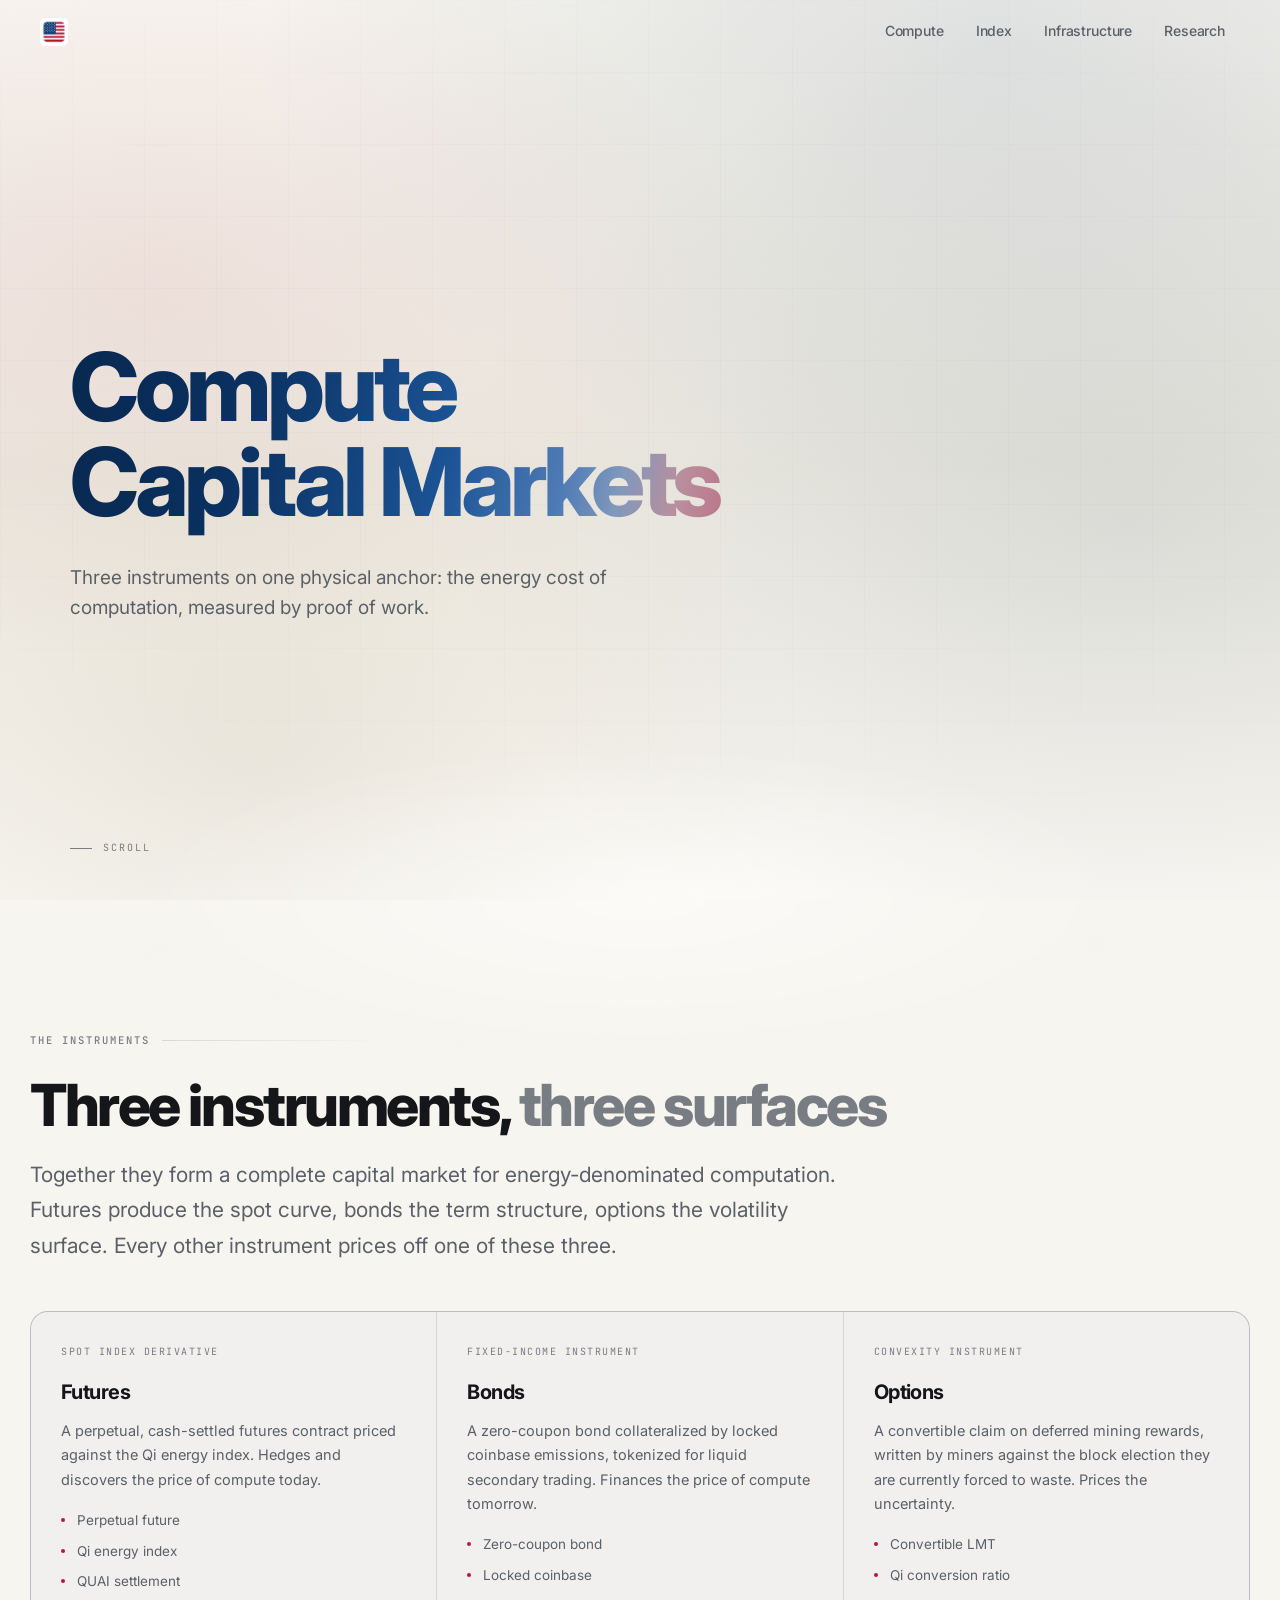
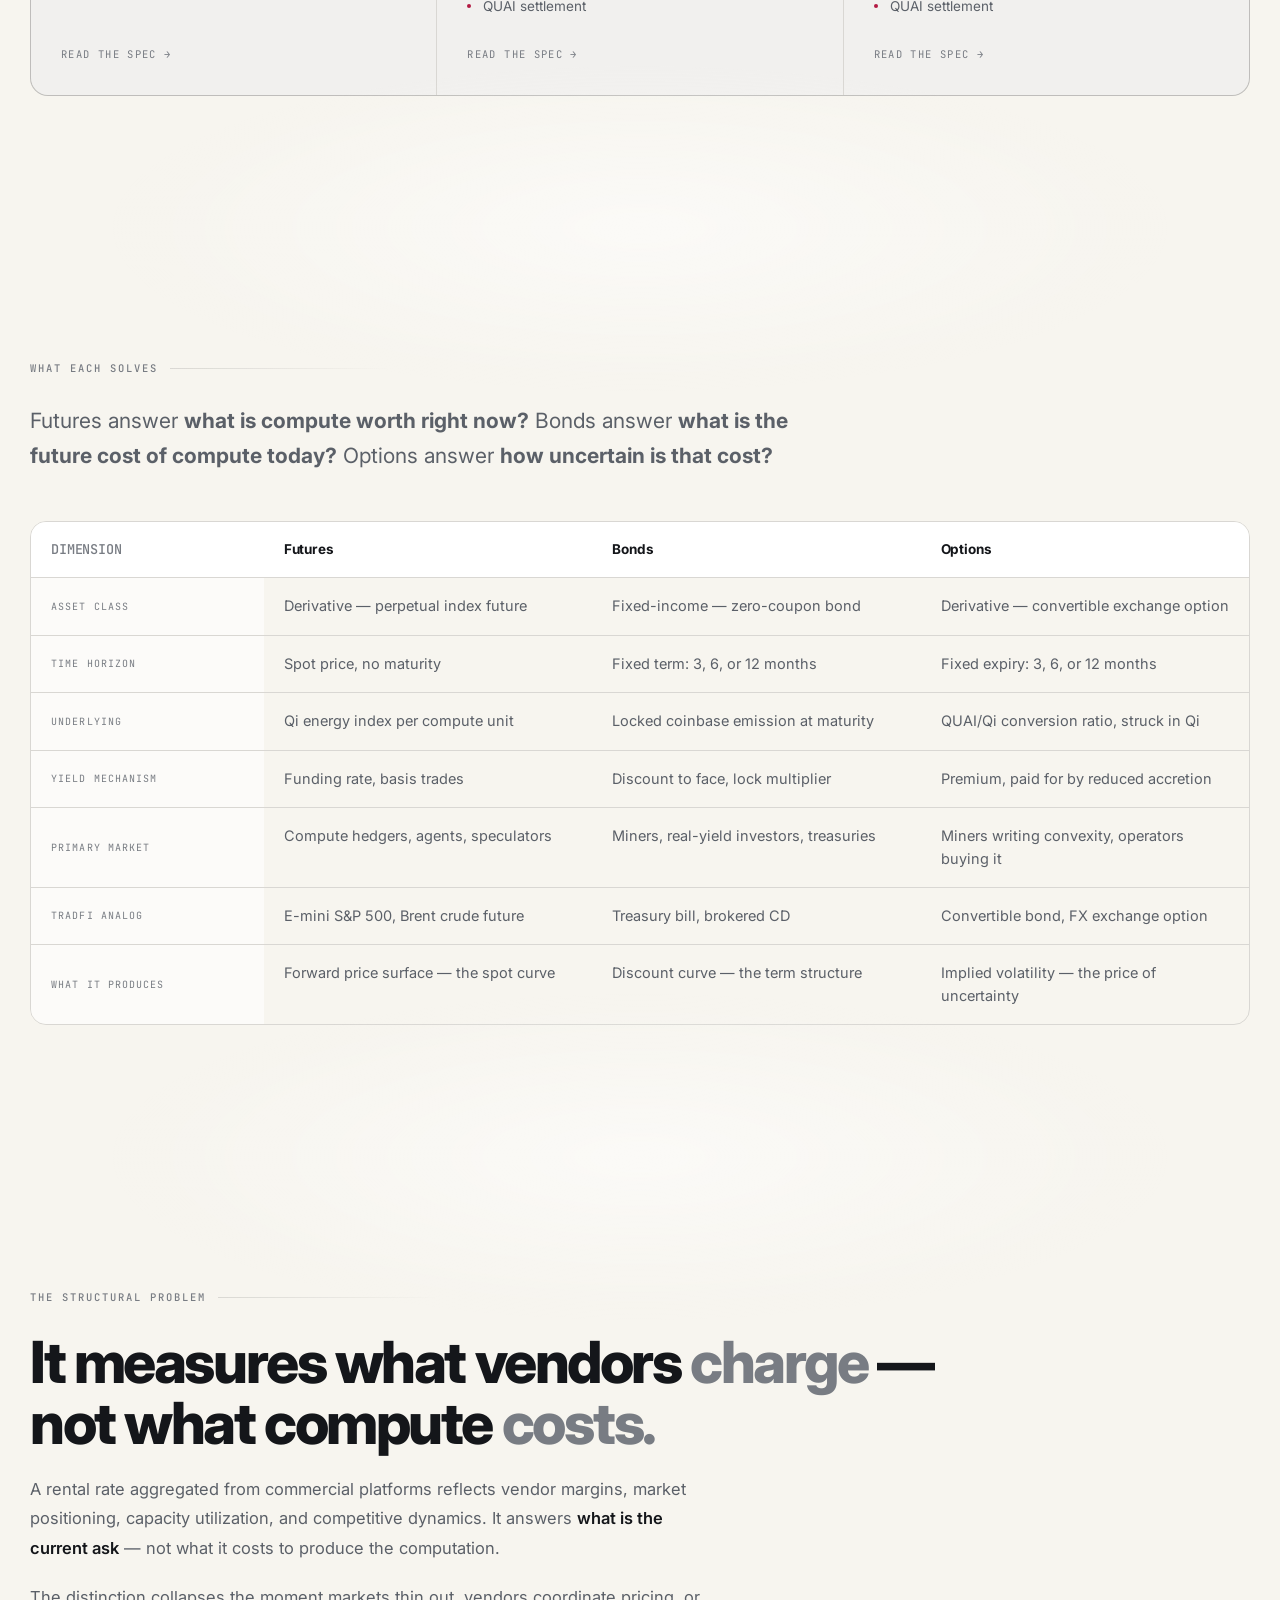
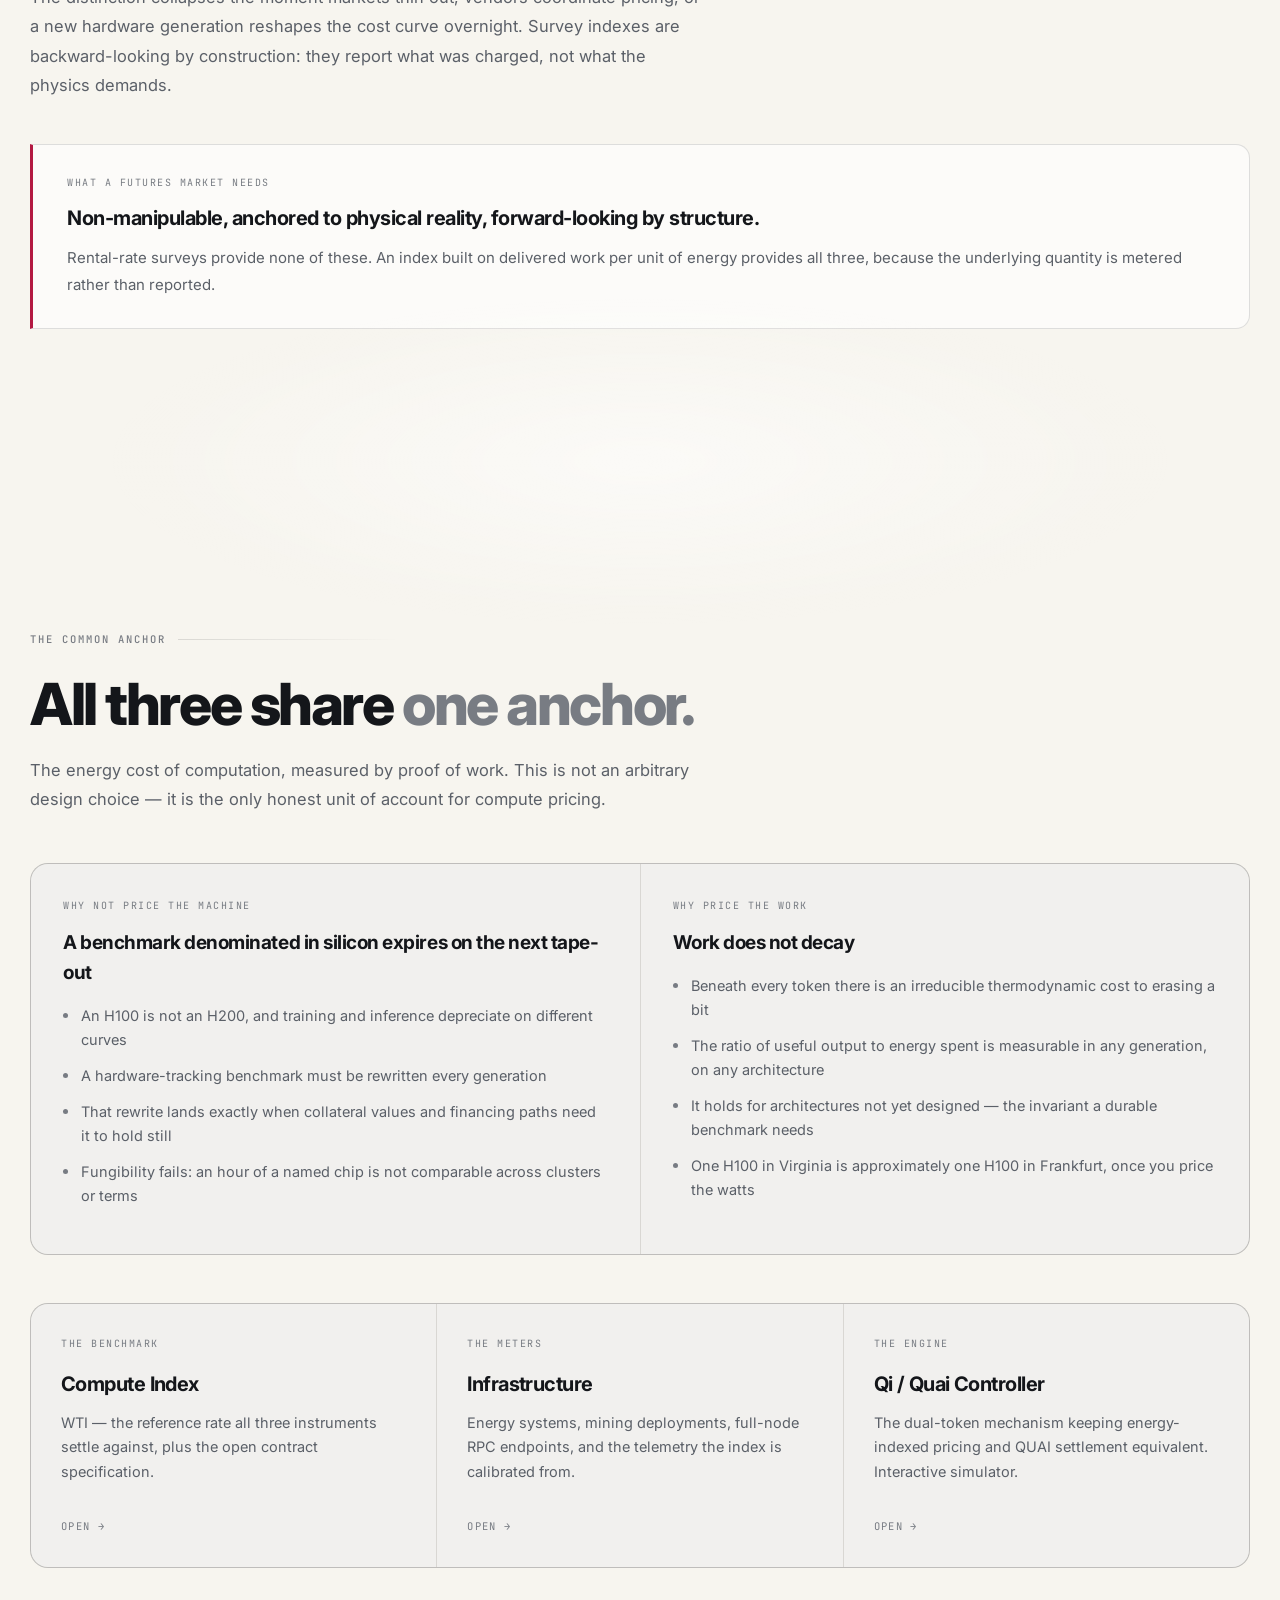
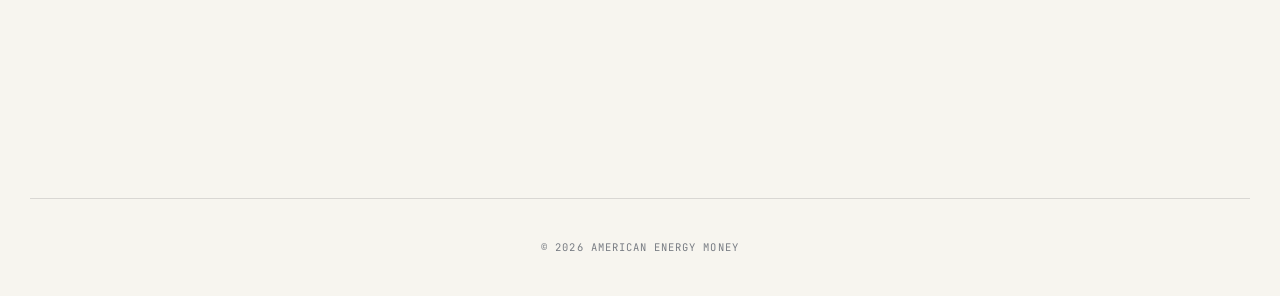
<file: compute.html>
<!DOCTYPE html>
<html lang="en">
<head>
<meta charset="UTF-8">
<meta name="viewport" content="width=device-width, initial-scale=1.0">
<title>Compute Capital Markets — American Energy Money</title>
<meta name="description" content="Futures, bonds, and options on energy-denominated computation — priced against the Qi energy index and settled in QUAI.">
<link rel="icon" href="images/logo.png">
<link rel="preconnect" href="https://fonts.googleapis.com">
<link rel="preconnect" href="https://fonts.gstatic.com" crossorigin>
<link href="https://fonts.googleapis.com/css2?family=Inter:wght@400;500;600;700;800;900&family=JetBrains+Mono:wght@400;500;600&family=Fraunces:opsz,wght@9..144,300;9..144,400&display=swap" rel="stylesheet">
<link rel="stylesheet" href="aem-theme.css">
</head>
<body data-theme="paper">

<div class="ground" aria-hidden="true"></div>
<div class="grid-overlay" aria-hidden="true"></div>

<nav id="nav">
  <a class="nav-logo" href="index.html"><img src="images/logo.png" alt="American Energy Money"></a>
  <div class="nav-links">
    <a class="nav-item active" href="compute.html">Compute</a>
    <a class="nav-item" href="compute-index.html">Index</a>
    <a class="nav-item" href="infrastructure.html">Infrastructure</a>
    <a class="nav-item" href="research.html">Research</a>
  </div>
</nav>

<main>
  <section class="band hero" id="top">
    <div class="rise in">
      <h1>Compute<span class="l2">Capital Markets</span></h1>
      <p class="hero-sub">Three instruments on one physical anchor: the energy cost of computation, measured by proof of work.</p>
    </div>
    <div class="scrollcue" aria-hidden="true"><em></em> Scroll</div>
  </section>

  <div class="bleed"></div>

  <section class="band seq" id="instruments">
    <div class="eyebrow rise">The instruments</div>
    <h2 class="h2 rise">Three instruments, <span class="mut">three surfaces</span></h2>
    <p class="lead-p rise d1">Together they form a complete capital market for energy-denominated computation. Futures produce the spot curve, bonds the term structure, options the volatility surface. Every other instrument prices off one of these three.</p>
    <div class="cards rise d1">
      <a class="card" href="compute-futures.html"><div class="k">Spot index derivative</div><h4>Futures</h4><p>A perpetual, cash-settled futures contract priced against the Qi energy index. Hedges and discovers the price of compute today.</p><ul><li>Perpetual future</li><li>Qi energy index</li><li>QUAI settlement</li></ul><div class="foot">Read the spec &rarr;</div></a>
      <a class="card" href="compute-bond.html"><div class="k">Fixed-income instrument</div><h4>Bonds</h4><p>A zero-coupon bond collateralized by locked coinbase emissions, tokenized for liquid secondary trading. Finances the price of compute tomorrow.</p><ul><li>Zero-coupon bond</li><li>Locked coinbase</li><li>QUAI settlement</li></ul><div class="foot">Read the spec &rarr;</div></a>
      <a class="card" href="compute-options.html"><div class="k">Convexity instrument</div><h4>Options</h4><p>A convertible claim on deferred mining rewards, written by miners against the block election they are currently forced to waste. Prices the uncertainty.</p><ul><li>Convertible LMT</li><li>Qi conversion ratio</li><li>QUAI settlement</li></ul><div class="foot">Read the spec &rarr;</div></a>
    </div>
  </section>
  <div class="bleed"></div>

  <section class="band seq" id="solves">
    <div class="eyebrow rise">What each solves</div>
    <p class="lead-p lead-p rise">Futures answer <strong>what is compute worth right now?</strong> Bonds answer <strong>what is the future cost of compute today?</strong> Options answer <strong>how uncertain is that cost?</strong></p>
    <div class="ctable rise d1">
      <div class="crow head c3"><div class="dim">Dimension</div><div>Futures</div><div>Bonds</div><div>Options</div></div>
      <div class="crow c3"><div class="dim">Asset class</div><div>Derivative &mdash; perpetual index future</div><div>Fixed-income &mdash; zero-coupon bond</div><div>Derivative &mdash; convertible exchange option</div></div>
      <div class="crow c3"><div class="dim">Time horizon</div><div>Spot price, no maturity</div><div>Fixed term: 3, 6, or 12 months</div><div>Fixed expiry: 3, 6, or 12 months</div></div>
      <div class="crow c3"><div class="dim">Underlying</div><div>Qi energy index per compute unit</div><div>Locked coinbase emission at maturity</div><div>QUAI/Qi conversion ratio, struck in Qi</div></div>
      <div class="crow c3"><div class="dim">Yield mechanism</div><div>Funding rate, basis trades</div><div>Discount to face, lock multiplier</div><div>Premium, paid for by reduced accretion</div></div>
      <div class="crow c3"><div class="dim">Primary market</div><div>Compute hedgers, agents, speculators</div><div>Miners, real-yield investors, treasuries</div><div>Miners writing convexity, operators buying it</div></div>
      <div class="crow c3"><div class="dim">TradFi analog</div><div>E-mini S&amp;P 500, Brent crude future</div><div>Treasury bill, brokered CD</div><div>Convertible bond, FX exchange option</div></div>
      <div class="crow c3"><div class="dim">What it produces</div><div>Forward price surface &mdash; the spot curve</div><div>Discount curve &mdash; the term structure</div><div>Implied volatility &mdash; the price of uncertainty</div></div>
    </div>
  </section>
  <div class="bleed"></div>

  <section class="band seq" id="problem">
    <div class="eyebrow rise">The structural problem</div>
    <h2 class="h2 rise">It measures what vendors <span class="mut">charge</span> &mdash;<br>not what compute <span class="mut">costs.</span></h2>
    <p class="p rise d1">A rental rate aggregated from commercial platforms reflects vendor margins, market positioning, capacity utilization, and competitive dynamics. It answers <strong>what is the current ask</strong> &mdash; not what it costs to produce the computation.</p>
    <p class="p rise d1">The distinction collapses the moment markets thin out, vendors coordinate pricing, or a new hardware generation reshapes the cost curve overnight. Survey indexes are backward-looking by construction: they report what was charged, not what the physics demands.</p>
    <div class="callout rise d1"><div class="k">What a futures market needs</div><h4>Non-manipulable, anchored to physical reality, forward-looking by structure.</h4>
      <p>Rental-rate surveys provide none of these. An index built on delivered work per unit of energy provides all three, because the underlying quantity is metered rather than reported.</p>
    </div>
  </section>
  <div class="bleed"></div>

  <section class="band seq seq--tall" id="anchor">
    <div class="eyebrow rise">The common anchor</div>
    <h2 class="h2 rise">All three share <span class="mut">one anchor.</span></h2>
    <p class="p rise d1">The energy cost of computation, measured by proof of work. This is not an arbitrary design choice &mdash; it is the only honest unit of account for compute pricing.</p>
    <div class="compare rise d1">
      <div class="ccol"><div class="k">Why not price the machine</div><h4>A benchmark denominated in silicon expires on the next tape-out</h4>
        <ul>
        <li>An H100 is not an H200, and training and inference depreciate on different curves</li>
        <li>A hardware-tracking benchmark must be rewritten every generation</li>
        <li>That rewrite lands exactly when collateral values and financing paths need it to hold still</li>
        <li>Fungibility fails: an hour of a named chip is not comparable across clusters or terms</li>
        </ul>
      </div>
      <div class="ccol"><div class="k">Why price the work</div><h4>Work does not decay</h4>
        <ul>
        <li>Beneath every token there is an irreducible thermodynamic cost to erasing a bit</li>
        <li>The ratio of useful output to energy spent is measurable in any generation, on any architecture</li>
        <li>It holds for architectures not yet designed &mdash; the invariant a durable benchmark needs</li>
        <li>One H100 in Virginia is approximately one H100 in Frankfurt, once you price the watts</li>
        </ul>
      </div>
    </div>
    <div class="cards rise d1">
      <a class="card" href="compute-index.html"><div class="k">The benchmark</div><h4>Compute Index</h4><p>WTI &mdash; the reference rate all three instruments settle against, plus the open contract specification.</p><div class="foot">Open &rarr;</div></a>
      <a class="card" href="infrastructure.html"><div class="k">The meters</div><h4>Infrastructure</h4><p>Energy systems, mining deployments, full-node RPC endpoints, and the telemetry the index is calibrated from.</p><div class="foot">Open &rarr;</div></a>
          <a class="card" href="controller.html"><div class="k">The engine</div><h4>Qi / Quai Controller</h4><p>The dual-token mechanism keeping energy-indexed pricing and QUAI settlement equivalent. Interactive simulator.</p><div class="foot">Open &rarr;</div></a>
    </div>
  </section>
</main>

<footer>
  <span>&copy; 2026 American Energy Money</span>
</footer>

<script src="aem-theme.js"></script>

</body>
</html>
</file>
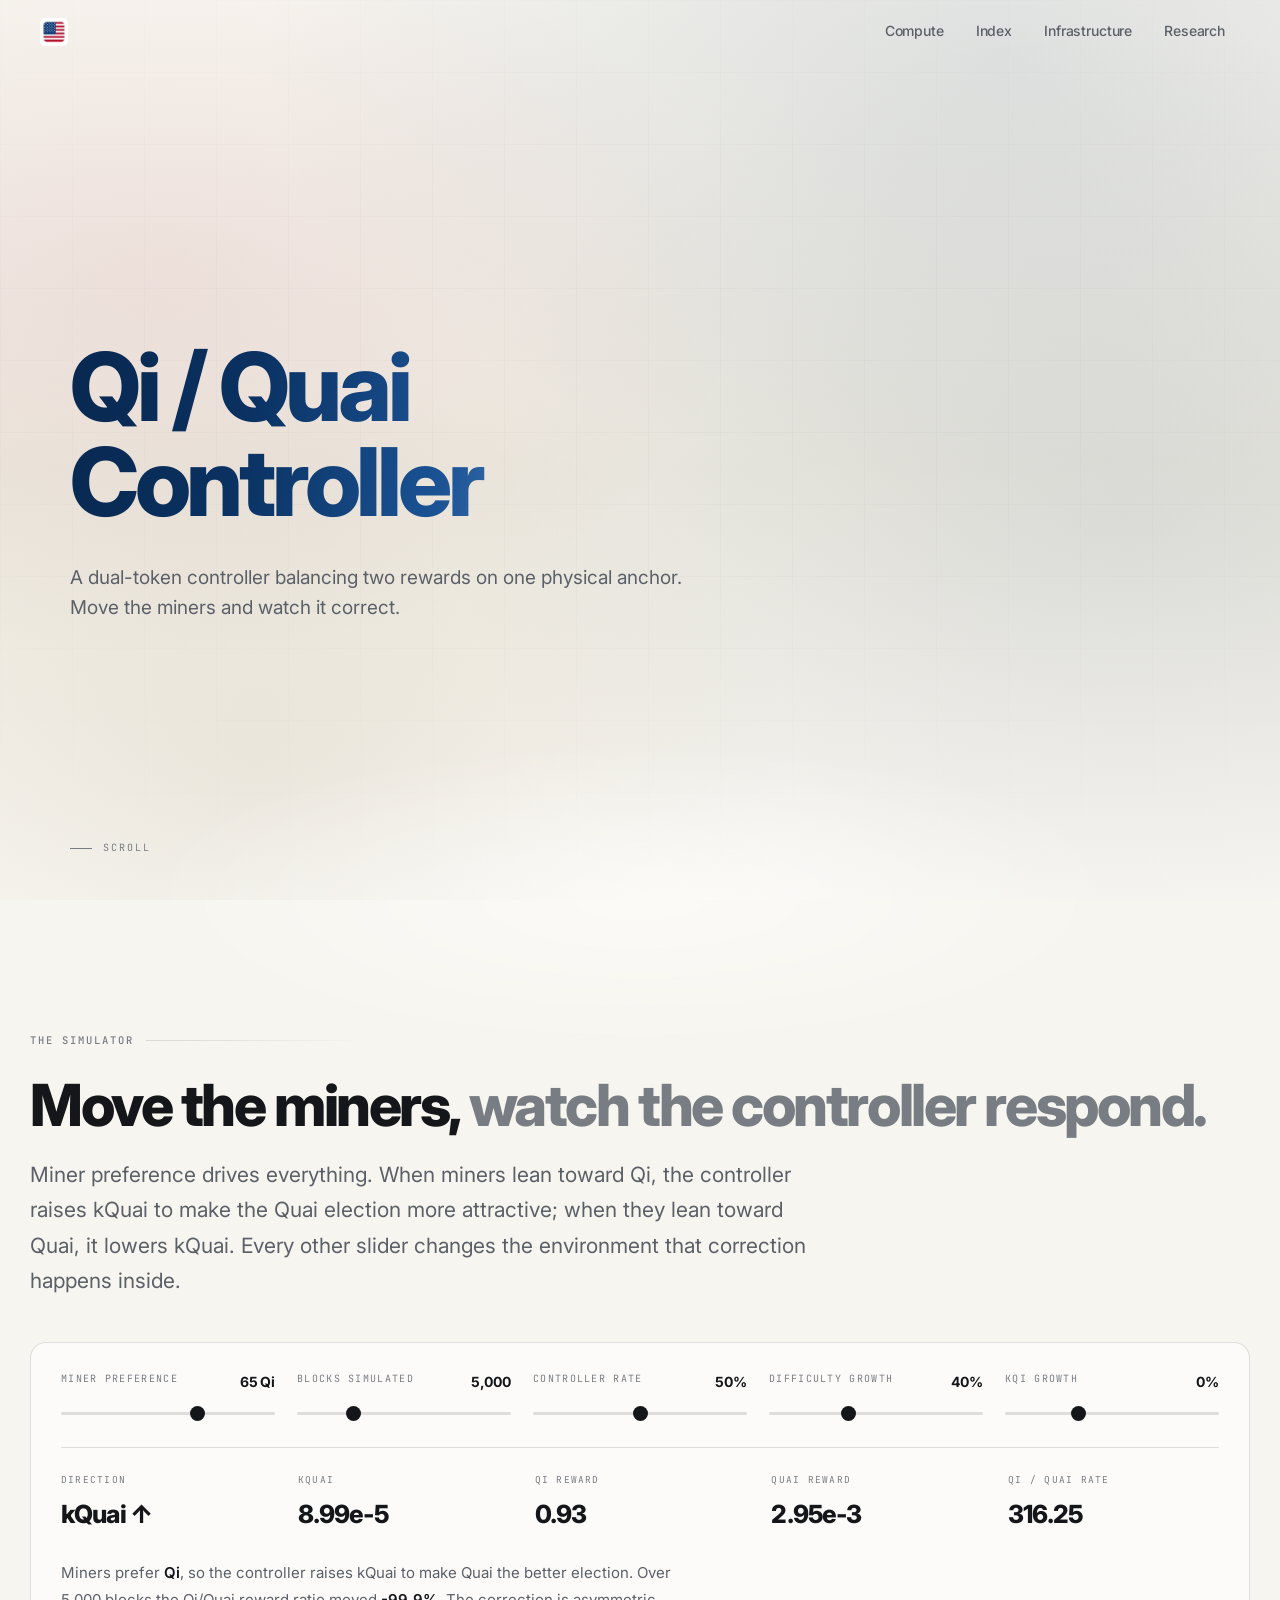
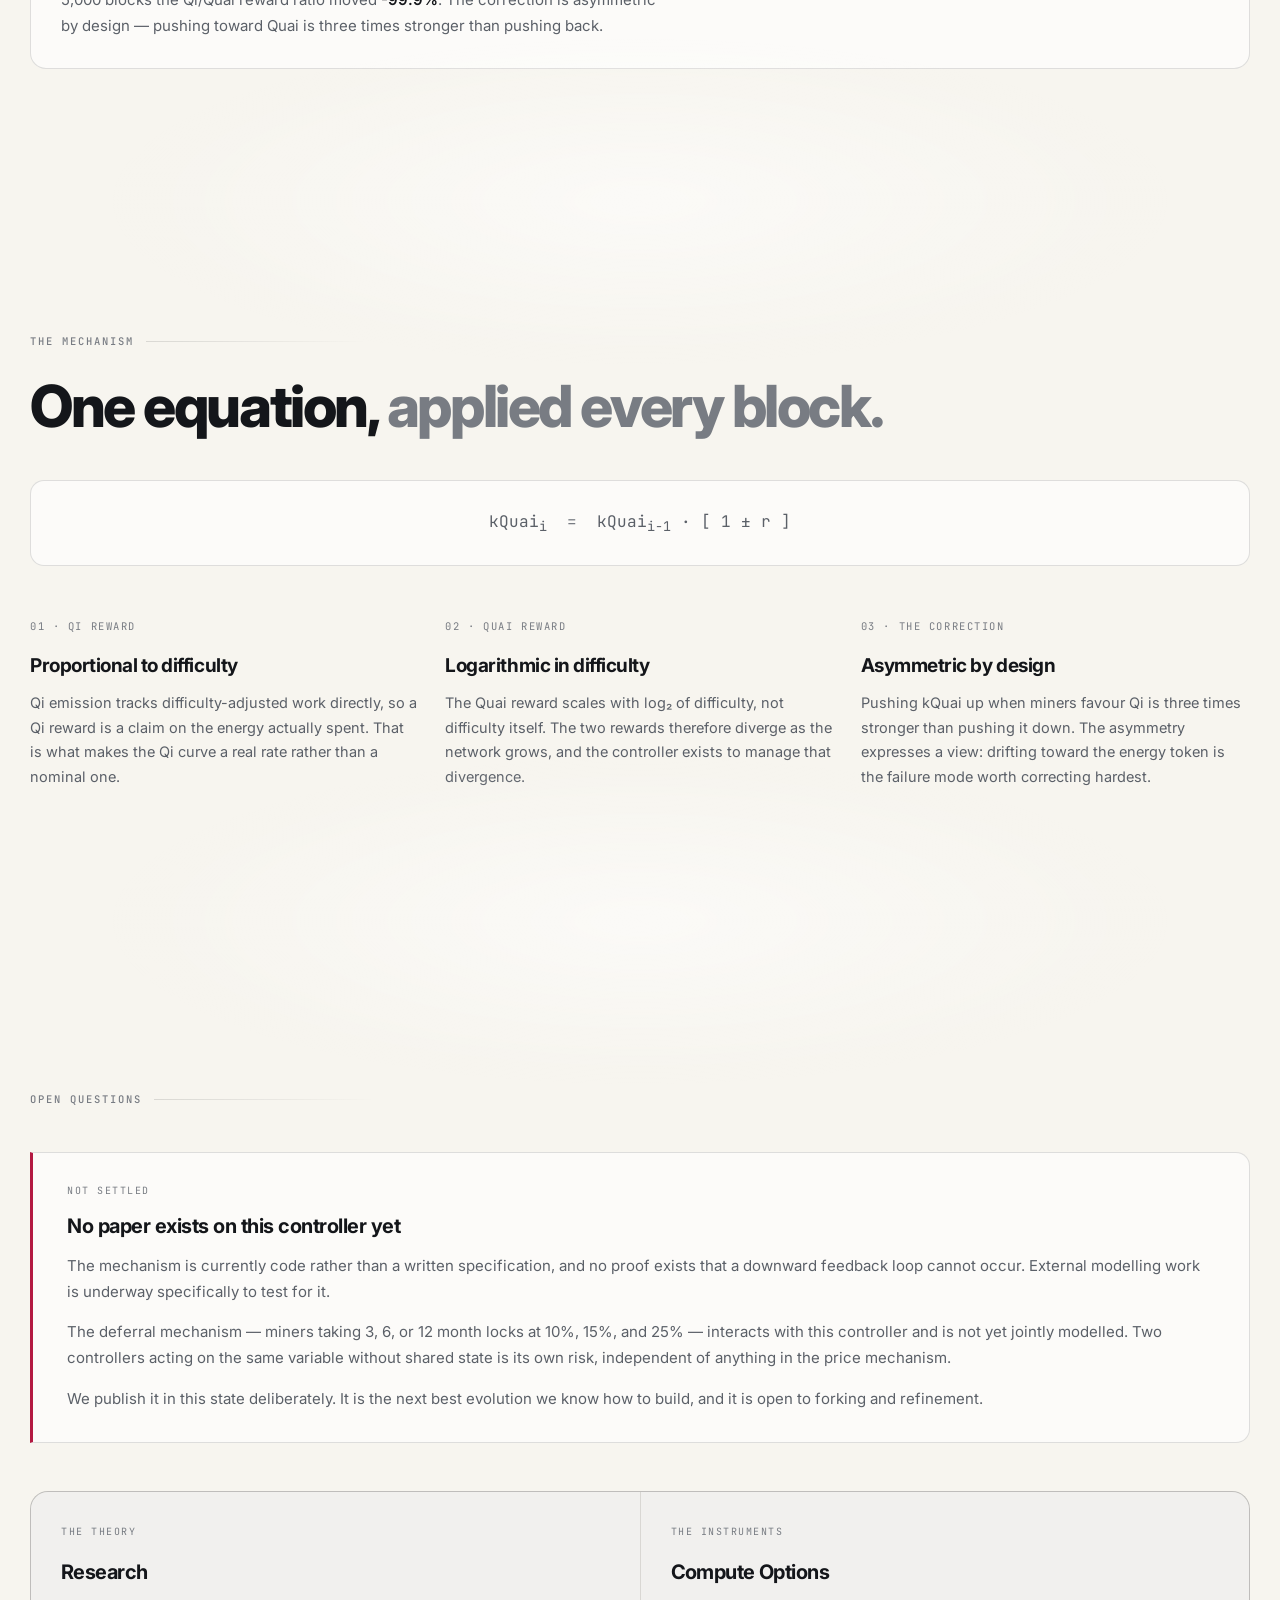
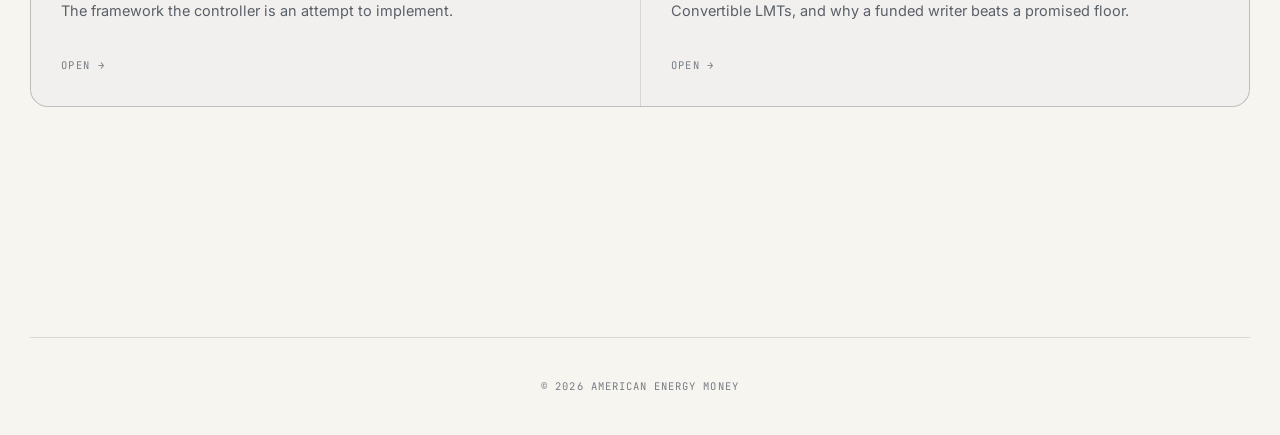
<file: controller.html>
<!DOCTYPE html>
<html lang="en">
<head>
<meta charset="UTF-8">
<meta name="viewport" content="width=device-width, initial-scale=1.0">
<title>Controller — Qi / Quai Simulator — American Energy Money</title>
<meta name="description" content="An interactive simulator for the Quai Network dual-token controller — how miner preference drives the kQuai adjustment.">
<link rel="icon" href="images/logo.png">
<link rel="preconnect" href="https://fonts.googleapis.com">
<link rel="preconnect" href="https://fonts.gstatic.com" crossorigin>
<link href="https://fonts.googleapis.com/css2?family=Inter:wght@400;500;600;700;800;900&family=JetBrains+Mono:wght@400;500;600&family=Fraunces:opsz,wght@9..144,300;9..144,400&display=swap" rel="stylesheet">
<link rel="stylesheet" href="aem-theme.css">
</head>
<body data-theme="paper">

<div class="ground" aria-hidden="true"></div>
<div class="grid-overlay" aria-hidden="true"></div>

<nav id="nav">
  <a class="nav-logo" href="index.html"><img src="images/logo.png" alt="American Energy Money"></a>
  <div class="nav-links">
    <a class="nav-item active" href="compute.html">Compute</a>
    <a class="nav-item" href="compute-index.html">Index</a>
    <a class="nav-item" href="infrastructure.html">Infrastructure</a>
    <a class="nav-item" href="research.html">Research</a>
  </div>
</nav>

<main>
  <section class="band hero" id="top">
    <div class="rise in">
      <h1>Qi / Quai<span class="l2">Controller</span></h1>
      <p class="hero-sub">A dual-token controller balancing two rewards on one physical anchor. Move the miners and watch it correct.</p>
    </div>
    <div class="scrollcue" aria-hidden="true"><em></em> Scroll</div>
  </section>

  <div class="bleed"></div>

  <section class="band seq" id="sim">
    <div class="eyebrow rise">The simulator</div>
    <h2 class="h2 rise">Move the miners, <span class="mut">watch the controller respond.</span></h2>
    <p class="lead-p rise d1">Miner preference drives everything. When miners lean toward Qi, the controller raises kQuai to make the Quai election more attractive; when they lean toward Quai, it lowers kQuai. Every other slider changes the environment that correction happens inside.</p>
    <div class="panel rise d1">
      <div class="ctrls">
        <div class="ctrl"><label>Miner preference <b><span id="v-pref"></span> Qi</b></label>
          <input type="range" id="s-pref" min="0" max="100" step="1" value="65"></div>
        <div class="ctrl"><label>Blocks simulated <b><span id="v-blocks"></span></b></label>
          <input type="range" id="s-blocks" min="100" max="20000" step="100" value="5000"></div>
        <div class="ctrl"><label>Controller rate <b><span id="v-pen"></span></b></label>
          <input type="range" id="s-pen" min="0" max="100" step="1" value="50"></div>
        <div class="ctrl"><label>Difficulty growth <b><span id="v-diff"></span></b></label>
          <input type="range" id="s-diff" min="-50" max="200" step="5" value="40"></div>
        <div class="ctrl"><label>kQi growth <b><span id="v-kqi"></span></b></label>
          <input type="range" id="s-kqi" min="-50" max="100" step="5" value="0"></div>
      </div>
      <div class="readout">
        <div><div class="k">Direction</div><div class="v" id="r-dir">&mdash;</div></div>
        <div><div class="k">kQuai</div><div class="v" id="r-kquai">&mdash;</div></div>
        <div><div class="k">Qi reward</div><div class="v" id="r-rqi">&mdash;</div></div>
        <div><div class="k">Quai reward</div><div class="v" id="r-rquai">&mdash;</div></div>
        <div><div class="k">Qi / Quai rate</div><div class="v" id="r-rate">&mdash;</div></div>
      </div>
      <p class="p" id="r-note" style="margin-top:26px;font-size:15px"></p>
    </div>
  </section>
  <div class="bleed"></div>

  <section class="band seq" id="mech">
    <div class="eyebrow rise">The mechanism</div>
    <h2 class="h2 rise">One equation, <span class="mut">applied every block.</span></h2>
    <div class="specline rise d1" style="text-align:center;font-size:16px">kQuai<sub>i</sub> <span class="sep">=</span> kQuai<sub>i&minus;1</sub> &middot; [ 1 &plusmn; r ]</div>
    <div class="steps rise d1">
      <div class="step"><div class="n">01 &middot; Qi reward</div><h4>Proportional to difficulty</h4><p>Qi emission tracks difficulty-adjusted work directly, so a Qi reward is a claim on the energy actually spent. That is what makes the Qi curve a real rate rather than a nominal one.</p></div>
      <div class="step"><div class="n">02 &middot; Quai reward</div><h4>Logarithmic in difficulty</h4><p>The Quai reward scales with log&#8322; of difficulty, not difficulty itself. The two rewards therefore diverge as the network grows, and the controller exists to manage that divergence.</p></div>
      <div class="step"><div class="n">03 &middot; The correction</div><h4>Asymmetric by design</h4><p>Pushing kQuai up when miners favour Qi is three times stronger than pushing it down. The asymmetry expresses a view: drifting toward the energy token is the failure mode worth correcting hardest.</p></div>
    </div>
  </section>
  <div class="bleed"></div>

  <section class="band seq seq--tall" id="open">
    <div class="eyebrow rise">Open questions</div>
    <div class="callout rise d1"><div class="k">Not settled</div><h4>No paper exists on this controller yet</h4>
      <p>The mechanism is currently code rather than a written specification, and no proof exists that a downward feedback loop cannot occur. External modelling work is underway specifically to test for it.</p>
      <p>The deferral mechanism &mdash; miners taking 3, 6, or 12 month locks at 10%, 15%, and 25% &mdash; interacts with this controller and is not yet jointly modelled. Two controllers acting on the same variable without shared state is its own risk, independent of anything in the price mechanism.</p>
      <p>We publish it in this state deliberately. It is the next best evolution we know how to build, and it is open to forking and refinement.</p>
    </div>
    <div class="cards two rise d1">
      <a class="card" href="research.html"><div class="k">The theory</div><h4>Research</h4><p>The framework the controller is an attempt to implement.</p><div class="foot">Open &rarr;</div></a>
      <a class="card" href="compute-options.html"><div class="k">The instruments</div><h4>Compute Options</h4><p>Convertible LMTs, and why a funded writer beats a promised floor.</p><div class="foot">Open &rarr;</div></a>
    </div>
  </section>
</main>

<footer>
  <span>&copy; 2026 American Energy Money</span>
</footer>

<script>
(function () {
  var BASE_KQI = 1 / 8e9, ALPHA = 1 / 1000;
  var $ = function (id) { return document.getElementById(id); };

  function simulate(p) {
    var kQuai = 5e-8, diff = 5e9, kQi = BASE_KQI, first = null, last = null;
    for (var i = 0; i <= p.blocks; i++) {
      var log2d = Math.log2(diff);
      var snap = { kQuai: kQuai, rQi: kQi * diff, rQuai: kQuai * log2d, diff: diff };
      snap.rate = snap.rQi / snap.rQuai;
      if (i === 0) first = snap;
      if (i === p.blocks) last = snap;
      var qiPop = p.qiPref > 50, dir = qiPop ? 1 : -1, S = qiPop ? 3 : 1;
      kQuai *= (1 + dir * ALPHA * S * (p.penalty / 100));
      diff  *= (1 + p.diffGrowth / 100 / p.blocks);
      kQi   *= (1 + p.kQiGrowth  / 100 / p.blocks);
    }
    return { first: first, last: last };
  }

  function fmt(v) {
    if (v === 0) return '0';
    var a = Math.abs(v);
    if (a >= 1e12) return (v / 1e12).toFixed(2) + 'T';
    if (a >= 1e9)  return (v / 1e9).toFixed(2)  + 'B';
    if (a >= 1e6)  return (v / 1e6).toFixed(2)  + 'M';
    if (a >= 1e3)  return (v / 1e3).toFixed(1)  + 'K';
    if (a < 0.01)  { var e = Math.floor(Math.log10(a)); return (v / Math.pow(10, e)).toFixed(2) + 'e' + e; }
    return v.toFixed(2);
  }

  function update() {
    var pref = +$('s-pref').value, blocks = +$('s-blocks').value,
        pen = +$('s-pen').value, diff = +$('s-diff').value, kqi = +$('s-kqi').value;
    $('v-pref').textContent   = pref;
    $('v-blocks').textContent = blocks.toLocaleString();
    $('v-pen').textContent    = pen + '%';
    $('v-diff').textContent   = diff + '%';
    $('v-kqi').textContent    = kqi + '%';

    var r = simulate({ qiPref: pref, blocks: blocks, penalty: pen, diffGrowth: diff, kQiGrowth: kqi });
    var up = pref > 50;
    $('r-dir').textContent   = up ? 'kQuai \u2191' : 'kQuai \u2193';
    $('r-kquai').textContent = fmt(r.last.kQuai);
    $('r-rqi').textContent   = fmt(r.last.rQi);
    $('r-rquai').textContent = fmt(r.last.rQuai);
    $('r-rate').textContent  = fmt(r.last.rate);

    var moved = (r.last.rate / r.first.rate - 1) * 100;
    $('r-note').innerHTML = up
      ? 'Miners prefer <strong>Qi</strong>, so the controller raises kQuai to make Quai the better election. ' +
        'Over ' + blocks.toLocaleString() + ' blocks the Qi/Quai reward ratio moved <strong>' +
        moved.toFixed(1) + '%</strong>. The correction is asymmetric by design &mdash; pushing toward Quai is ' +
        'three times stronger than pushing back.'
      : 'Miners prefer <strong>Quai</strong>, so the controller lowers kQuai to restore the balance. ' +
        'Over ' + blocks.toLocaleString() + ' blocks the Qi/Quai reward ratio moved <strong>' +
        moved.toFixed(1) + '%</strong>. This direction is the weaker one, which is what the asymmetry is for.';
  }

  ['s-pref','s-blocks','s-pen','s-diff','s-kqi'].forEach(function (id) {
    var el = $(id); if (el) el.addEventListener('input', update);
  });
  if ($('s-pref')) update();
})();
</script>

<script src="aem-theme.js"></script>

</body>
</html>
</file>
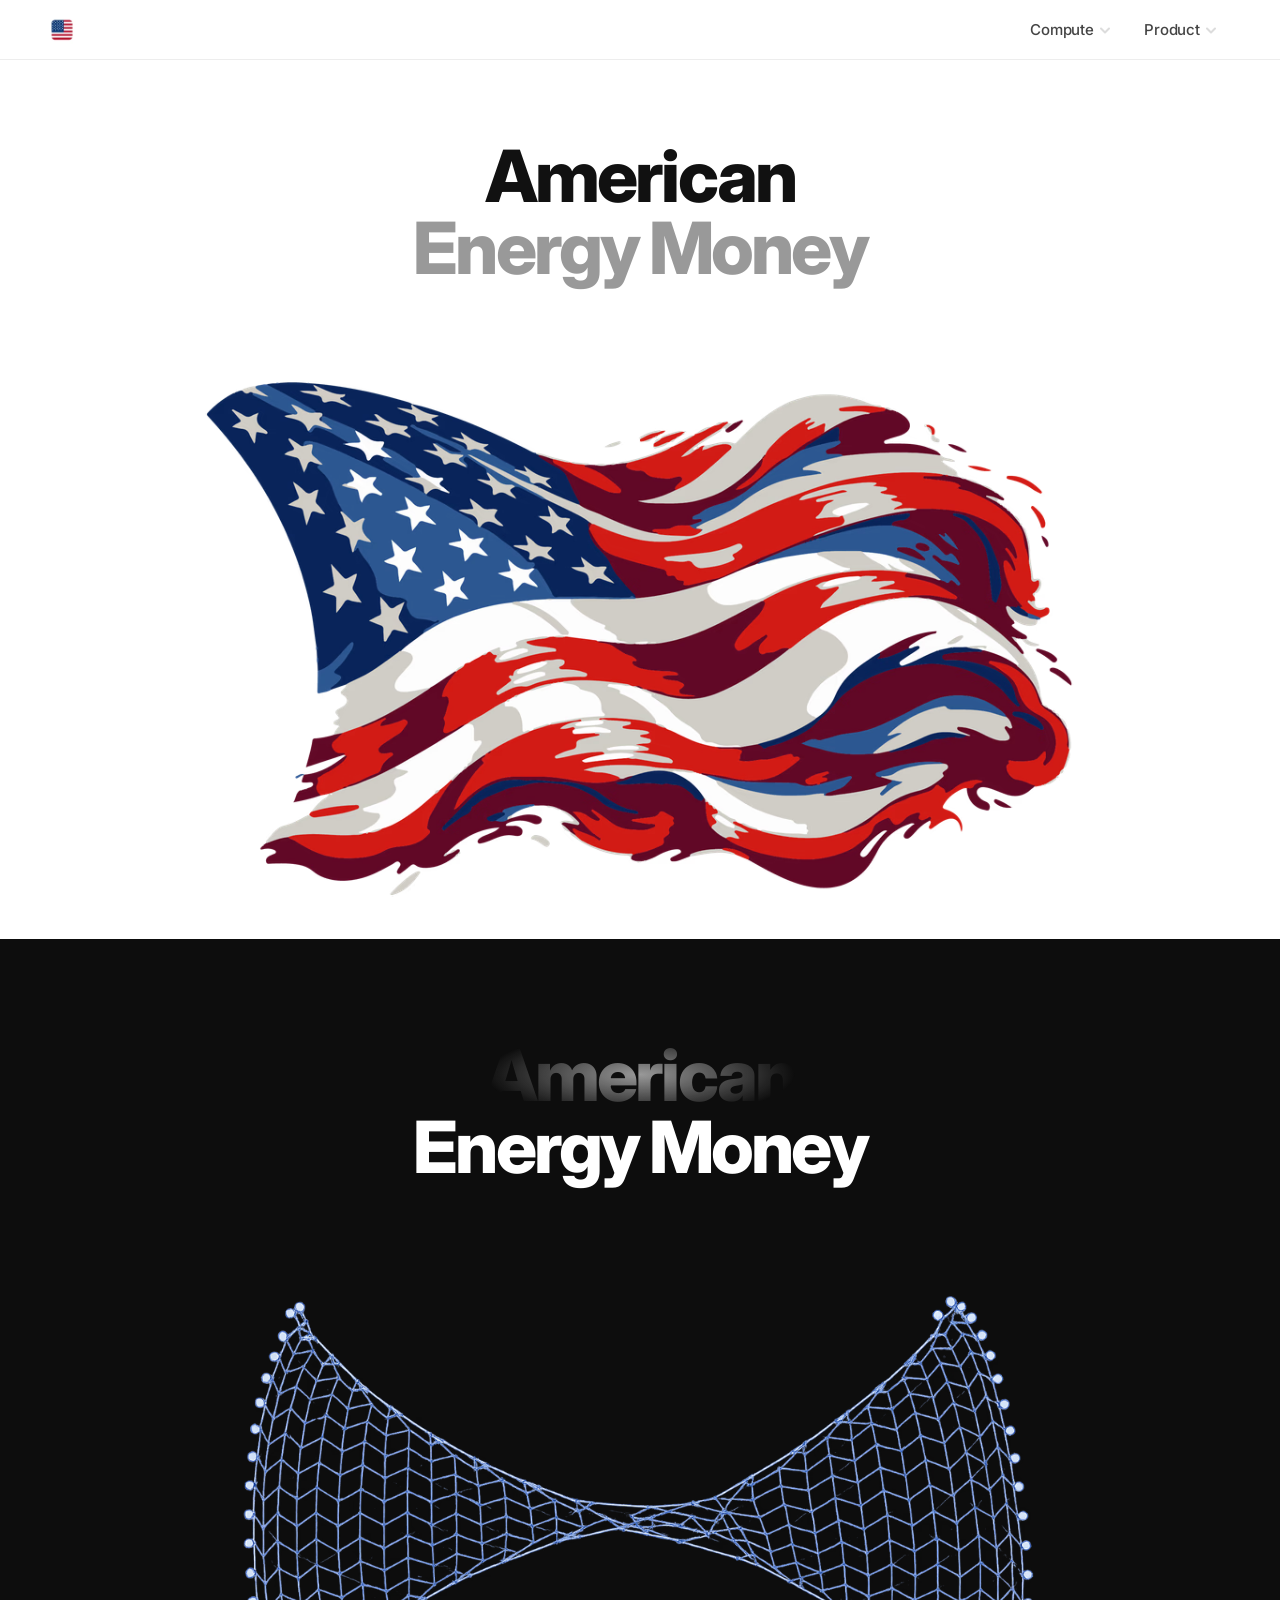
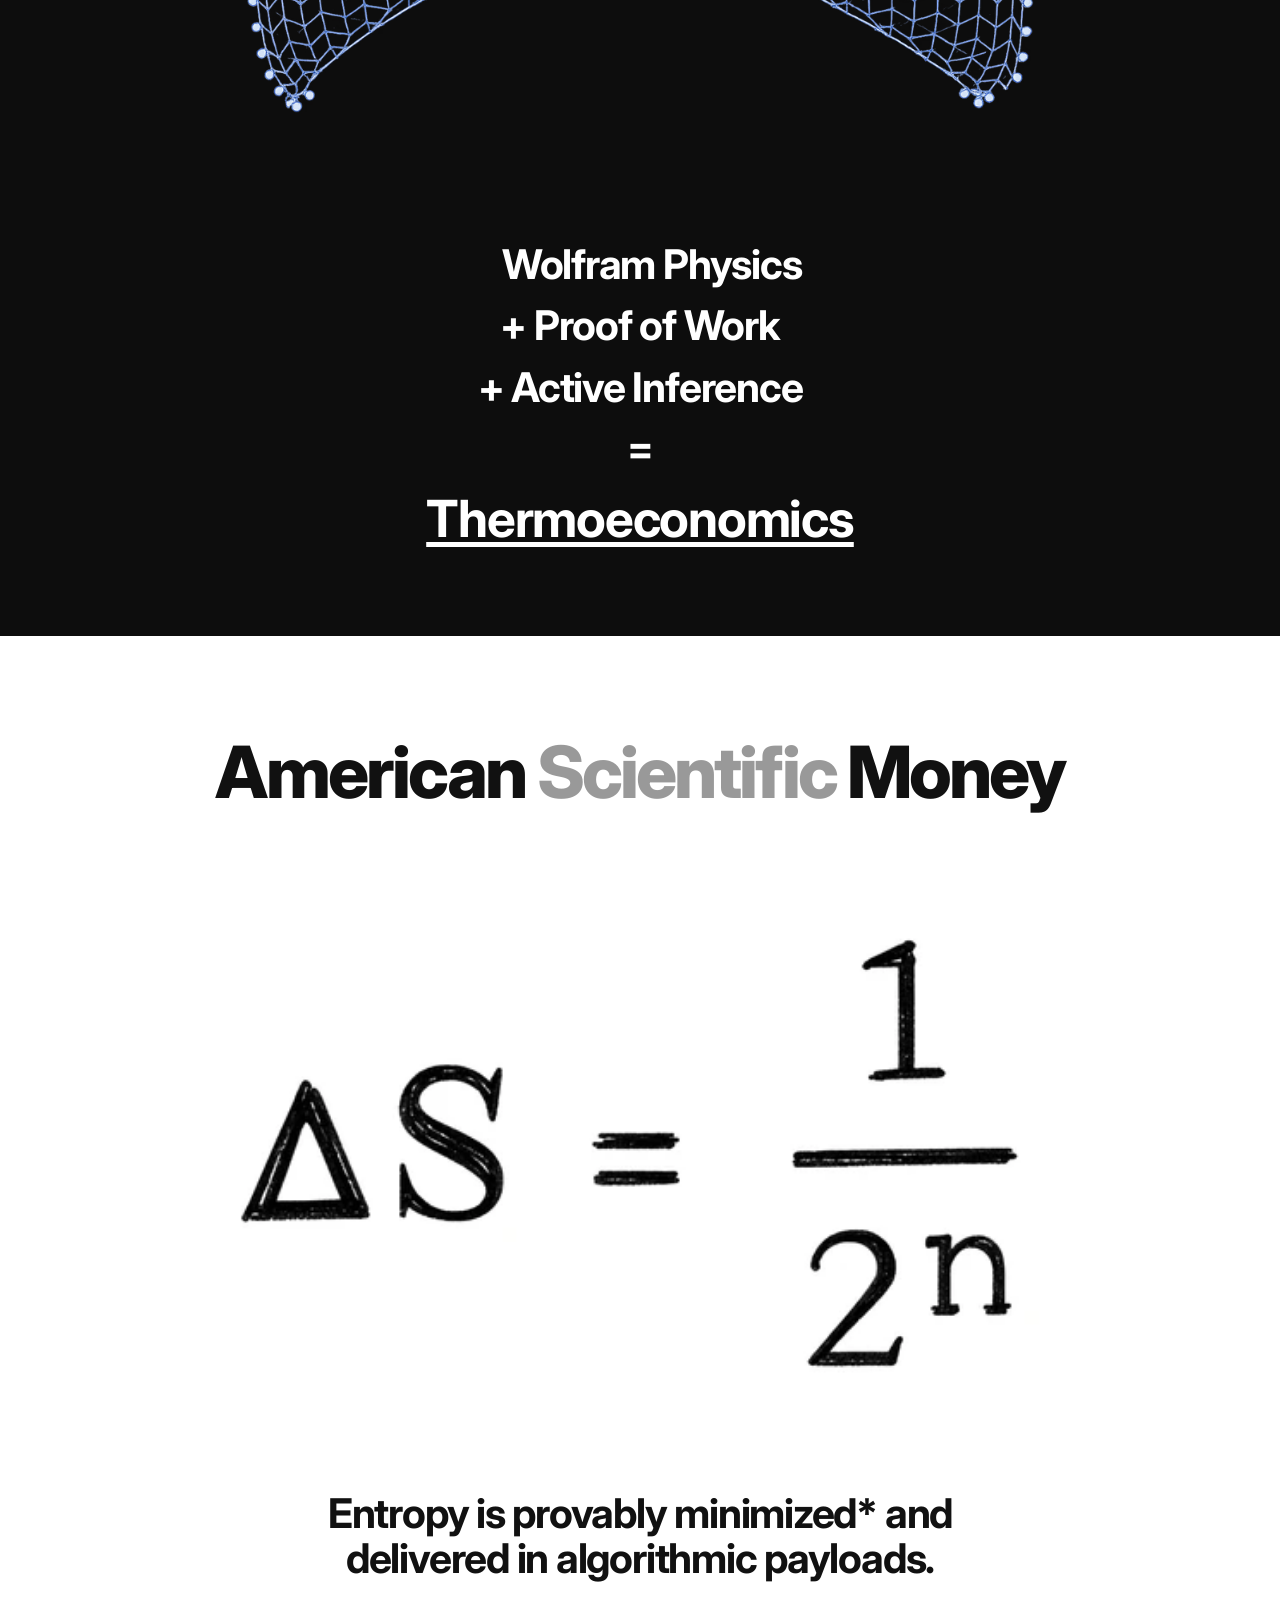
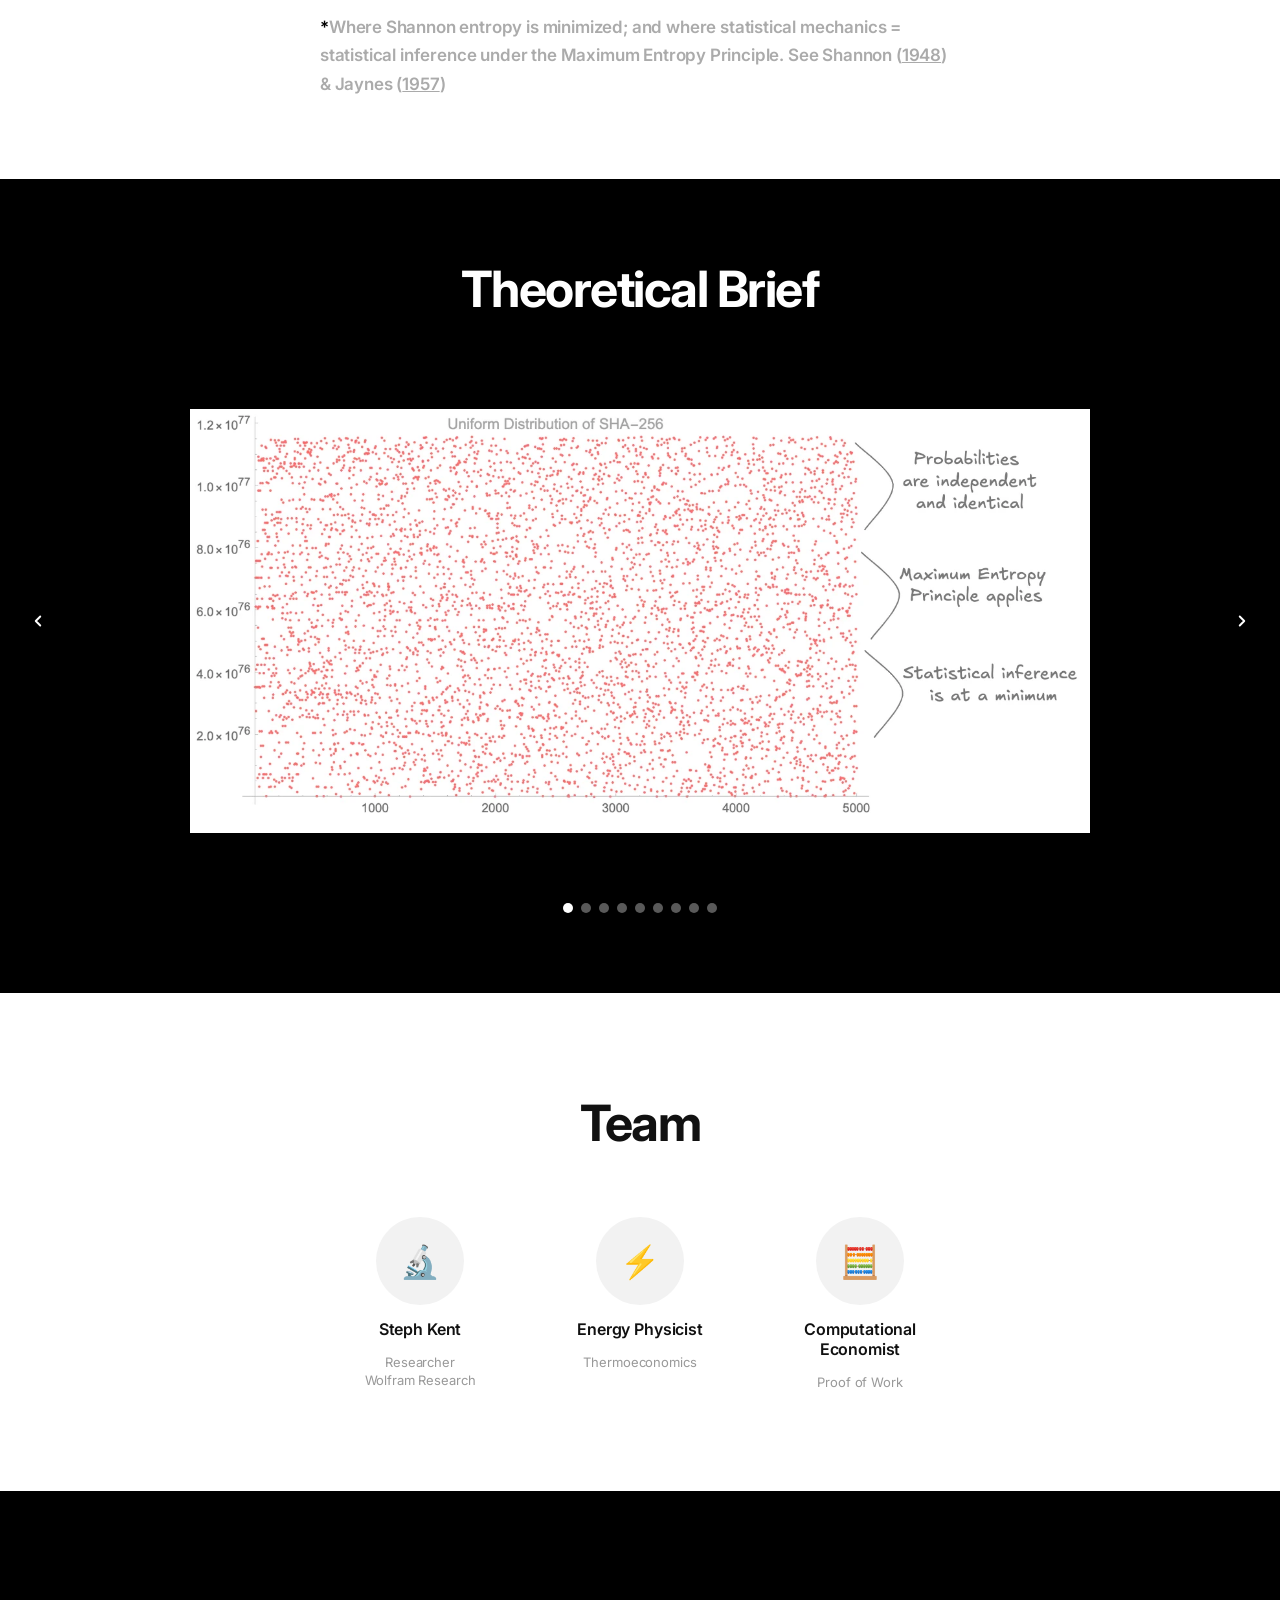
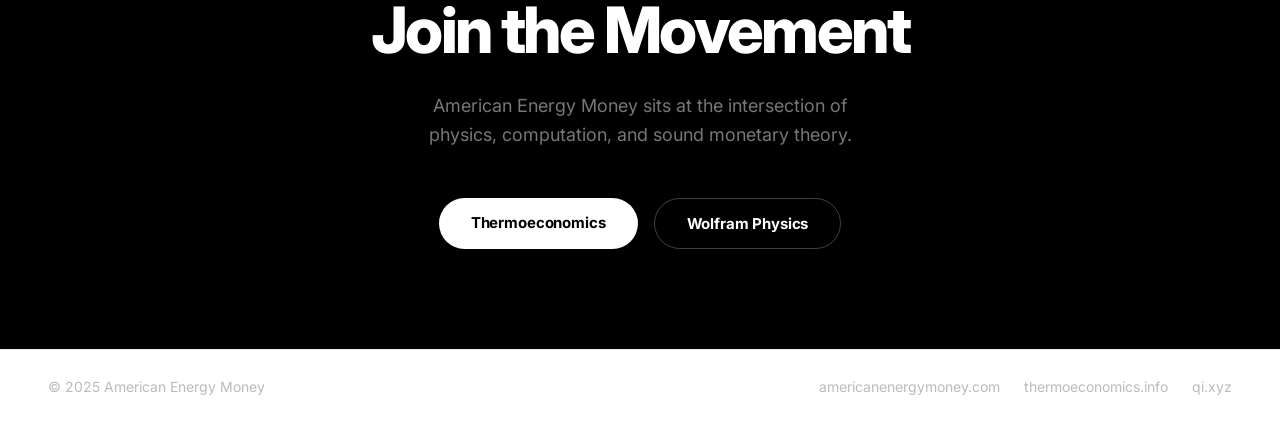
<file: index (44).html>
<!DOCTYPE html>
<html lang="en">
<head>
  <meta charset="UTF-8">
  <meta name="viewport" content="width=device-width, initial-scale=1.0">
  <title>American Energy Money</title>
  <meta name="description" content="The Intersection of Value and Science">
  <link rel="icon" href="images/jXSqM6MC0vZXrPTkzgipMl1zI.png">
  <link rel="preconnect" href="https://fonts.googleapis.com">
  <link rel="preconnect" href="https://fonts.gstatic.com" crossorigin>
  <link href="https://fonts.googleapis.com/css2?family=Inter:wght@400;500;600;700;800;900&display=swap" rel="stylesheet">
  <style>
    *, *::before, *::after { box-sizing: border-box; margin: 0; padding: 0; }

    :root {
      --gray: #999;
      --dark: #111;
      --white: #fff;
      --border: rgba(0,0,0,0.07);
    }

    html { font-size: 16px; scroll-behavior: smooth; }
    body { font-family: 'Inter', sans-serif; background: #fff; color: #111; overflow-x: hidden; }

    /* ─── NAV ─── */
    nav {
      position: sticky; top: 0; z-index: 100;
      background: #fff;
      border-bottom: 1px solid var(--border);
      height: 60px;
      display: flex; align-items: center;
      padding: 0 48px;
      gap: 32px;
    }
    .nav-logo {
      display: flex; align-items: center; gap: 10px;
      text-decoration: none; flex-shrink: 0;
    }
    .nav-logo img { width: 28px; height: 28px; border-radius: 4px; }
    .nav-logo span {
      font-size: 15px; font-weight: 600; letter-spacing: -0.02em; color: #111;
    }
    .nav-links { display: flex; gap: 4px; margin-left: auto; }
    .nav-item {
      display: flex; align-items: center; gap: 4px;
      padding: 8px 14px;
      font-size: 15px; font-weight: 500; letter-spacing: -0.01em;
      color: #444; text-decoration: none; cursor: pointer;
      border-radius: 8px; transition: background 0.15s;
    }
    .nav-item:hover { background: #f5f5f5; }
    .nav-chevron { opacity: 0.4; transition: transform 0.2s; }
    .nav-item:hover .nav-chevron { transform: rotate(180deg); }

    /* ─── HERO LIGHT ─── */
    .hero-light {
      background: #fff;
      display: flex; flex-direction: column; align-items: center;
      padding: 80px 48px 0;
    }
    .hero-light h1 {
      font-size: clamp(48px, 6vw, 72px);
      font-weight: 800; letter-spacing: -0.04em; line-height: 1;
      text-align: center;
    }
    .hero-light h1.gray { color: var(--gray); }
    .hero-flag-wrap {
      margin-top: 40px; width: 100%; max-width: 960px;
      border-radius: 16px; overflow: hidden; display: block;
    }
    .hero-flag-wrap img { width: 100%; height: auto; display: block; }

    /* ─── HERO DARK ─── */
    .hero-dark {
      background: #0d0d0d;
      display: flex; flex-direction: column; align-items: center;
      padding: 100px 48px 80px; text-align: center;
    }
    .hero-dark .title-row {
      font-size: clamp(48px, 6vw, 72px);
      font-weight: 800; letter-spacing: -0.04em; line-height: 1;
      color: #fff; margin-bottom: 48px;
    }
    .hero-dark .title-row .dim {
      background: radial-gradient(50% 50% at 50% 50%, #999 0%, rgba(153,153,153,0) 100%);
      -webkit-background-clip: text; -webkit-text-fill-color: transparent;
      background-clip: text;
    }
    .wolfram-img-wrap {
      width: 100%; max-width: 820px;
      border-radius: 16px; overflow: hidden; margin-bottom: 56px;
    }
    .wolfram-img-wrap a { display: block; }
    .wolfram-img-wrap img { width: 100%; height: auto; display: block; }
    .equation {
      font-size: clamp(26px, 3.2vw, 44px);
      font-weight: 700; letter-spacing: -0.03em; line-height: 1.5;
      color: #fff;
    }
    .equation a {
      font-size: clamp(32px, 4vw, 54px);
      color: #fff; text-decoration: underline; text-underline-offset: 5px;
    }

    /* ─── SCIENTIFIC MONEY ─── */
    .sci-money {
      background: #fff;
      display: flex; flex-direction: column; align-items: center;
      padding: 100px 48px 80px; text-align: center;
    }
    .sci-money h1 {
      font-size: clamp(48px, 6vw, 72px);
      font-weight: 800; letter-spacing: -0.04em; line-height: 1;
    }
    .sci-money h1 .gray { color: var(--gray); }
    .entropy-img-wrap {
      width: 100%; max-width: 880px; border-radius: 16px;
      overflow: hidden; margin: 48px 0;
    }
    .entropy-img-wrap a { display: block; }
    .entropy-img-wrap img { width: 100%; height: auto; display: block; }
    .entropy-headline {
      font-size: clamp(24px, 3.2vw, 42px); font-weight: 700;
      letter-spacing: -0.03em; line-height: 1.1;
      max-width: 720px; margin-bottom: 32px;
    }
    .entropy-footnote {
      font-size: 17px; font-weight: 600; letter-spacing: -0.01em;
      color: #ababab; max-width: 640px; line-height: 1.7; text-align: left;
    }
    .entropy-footnote .black { color: #000; }
    .entropy-footnote a { color: #aaa; }

    /* ─── THEORETICAL BRIEF ─── */
    .theoretical {
      background: #000; padding: 80px 0 80px; text-align: center; overflow: hidden;
    }
    .theoretical h2 {
      font-size: clamp(32px, 4vw, 50px); font-weight: 700;
      letter-spacing: -0.03em; color: #fff; margin-bottom: 48px;
    }
    .carousel-outer { position: relative; width: 100%; overflow: hidden; }
    .carousel-track {
      display: flex;
      transition: transform 0.45s cubic-bezier(0.4,0,0.2,1);
      cursor: grab; user-select: none;
    }
    .carousel-track.dragging { transition: none; cursor: grabbing; }
    .carousel-slide {
      flex-shrink: 0; width: 100%; padding: 0 48px;
      display: flex; justify-content: center;
    }
    .carousel-slide img {
      max-width: 900px; width: 100%; height: auto;
      border-radius: 12px; object-fit: contain;
    }
    .carousel-btn-wrap {
      position: absolute; inset: 0;
      display: flex; align-items: center; justify-content: space-between;
      padding: 0 16px; pointer-events: none;
    }
    .carousel-btn {
      pointer-events: auto; width: 44px; height: 44px;
      border-radius: 50%; background: rgba(0,0,0,0.4); border: none;
      cursor: pointer; display: flex; align-items: center; justify-content: center;
      transition: background 0.2s; color: #fff;
    }
    .carousel-btn:hover { background: rgba(0,0,0,0.7); }
    .carousel-dots {
      display: flex; gap: 8px; justify-content: center; margin-top: 28px;
    }
    .dot {
      width: 10px; height: 10px; border-radius: 50%; background: #fff;
      opacity: 0.35; cursor: pointer; transition: opacity 0.2s; border: none;
    }
    .dot.active { opacity: 1; }

    /* ─── TEAM ─── */
    .team-section {
      background: #fff; padding: 100px 48px; text-align: center;
    }
    .team-section h2 {
      font-size: clamp(32px, 4vw, 50px); font-weight: 700;
      letter-spacing: -0.03em; margin-bottom: 64px;
    }
    .team-grid {
      display: flex; gap: 40px; justify-content: center;
      flex-wrap: wrap; max-width: 860px; margin: 0 auto;
    }
    .team-card {
      display: flex; flex-direction: column; align-items: center; gap: 14px; width: 180px;
    }
    .team-avatar {
      width: 88px; height: 88px; border-radius: 50%;
      background: #f2f2f2; display: flex; align-items: center;
      justify-content: center; font-size: 32px; overflow: hidden;
    }
    .team-name { font-size: 16px; font-weight: 600; letter-spacing: -0.01em; }
    .team-role { font-size: 13px; color: #999; letter-spacing: -0.01em; line-height: 1.4; }

    /* ─── JOIN CTA ─── */
    .join-section {
      background: #000; padding: 100px 48px; text-align: center;
    }
    .join-section h2 {
      font-size: clamp(36px, 5vw, 64px); font-weight: 800;
      letter-spacing: -0.04em; color: #fff; margin-bottom: 24px;
    }
    .join-section p {
      font-size: 18px; color: #777; max-width: 480px;
      margin: 0 auto 48px; line-height: 1.6;
    }
    .cta-row { display: flex; gap: 16px; justify-content: center; flex-wrap: wrap; }
    .join-btn {
      display: inline-block; padding: 15px 32px;
      background: #fff; color: #000;
      font-size: 15px; font-weight: 700; letter-spacing: -0.01em;
      border-radius: 100px; text-decoration: none;
      transition: background 0.15s, transform 0.15s;
    }
    .join-btn:hover { background: #e0e0e0; transform: scale(1.03); }
    .join-btn.outline {
      background: transparent; color: #fff;
      border: 1.5px solid rgba(255,255,255,0.25);
    }
    .join-btn.outline:hover { background: rgba(255,255,255,0.07); }

    /* ─── FOOTER ─── */
    footer {
      background: #fff; border-top: 1px solid var(--border);
      padding: 28px 48px;
      display: flex; align-items: center; justify-content: space-between;
      font-size: 14px; color: #bbb; flex-wrap: wrap; gap: 12px;
    }
    footer a { color: #bbb; text-decoration: none; transition: color 0.15s; }
    footer a:hover { color: #444; }
    .footer-links { display: flex; gap: 24px; }

    /* ─── RESPONSIVE ─── */
    @media (max-width: 768px) {
      nav { padding: 0 20px; }
      .hero-light, .hero-dark, .sci-money,
      .team-section, .join-section { padding-left: 20px; padding-right: 20px; }
      .carousel-slide { padding: 0 16px; }
      footer { padding: 24px 20px; }
      .footer-links { gap: 16px; flex-wrap: wrap; }
    }
  </style>
</head>
<body>

<!-- ── NAV ── -->
<nav>
  <a class="nav-logo" href="/">
    <img src="images/jXSqM6MC0vZXrPTkzgipMl1zI.png" alt="American Energy Money">
  </a>
  <div class="nav-links">
    <a class="nav-item" href="#">Compute
      <svg class="nav-chevron" width="14" height="14" viewBox="0 0 14 14" fill="none">
        <path d="M 3 5.5 L 7 9.5 L 11 5.5" stroke="#aaa" stroke-width="2" stroke-linecap="round" stroke-linejoin="round"/>
      </svg>
    </a>
    <a class="nav-item" href="#">Product
      <svg class="nav-chevron" width="14" height="14" viewBox="0 0 14 14" fill="none">
        <path d="M 3 5.5 L 7 9.5 L 11 5.5" stroke="#aaa" stroke-width="2" stroke-linecap="round" stroke-linejoin="round"/>
      </svg>
    </a>
  </div>
</nav>

<!-- ── HERO LIGHT ── -->
<section class="hero-light">
  <h1>American</h1>
  <h1 class="gray">Energy Money</h1>
  <a class="hero-flag-wrap" href="https://www.whitehouse.gov/presidential-actions/2025/01/unleashing-american-energy/" target="_blank" rel="noopener">
    <img src="images/EmbGUinjvaxxYTdkjUoVsD4XgY.png" alt="American Flag — Unleashing American Energy">
  </a>
</section>

<!-- ── HERO DARK ── -->
<section class="hero-dark">
  <div class="title-row">
    <span class="dim">American</span><br>Energy Money
  </div>
  <div class="wolfram-img-wrap">
    <a href="https://www.wolframphysics.org/" target="_blank" rel="noopener">
      <img src="images/9fszIKnrcwJpBS9u2I4dG3z6y0.png" alt="Wolfram Physics">
    </a>
  </div>
  <p class="equation">
    &nbsp;&nbsp;&nbsp;Wolfram Physics<br>
    + Proof of Work<br>
    + Active Inference<br>
    =<br>
    <a href="https://thermoeconomics.info/" target="_blank" rel="noopener">Thermoeconomics</a>
  </p>
</section>

<!-- ── SCIENTIFIC MONEY ── -->
<section class="sci-money">
  <h1>American <span class="gray">Scientific</span> Money</h1>
  <div class="entropy-img-wrap">
    <a href="https://arxiv.org/pdf/2303.04305" target="_blank" rel="noopener">
      <img src="images/RGImjmKYYU3YlWm30DUTZ3tSEg.png" alt="Entropy Minima — PoEM">
    </a>
  </div>
  <p class="entropy-headline">Entropy is provably minimized* and delivered in algorithmic payloads.</p>
  <p class="entropy-footnote">
    <span class="black">*</span>Where Shannon entropy is minimized; and where statistical mechanics = statistical inference
    under the Maximum Entropy Principle. See Shannon
    (<a href="https://people.math.harvard.edu/~ctm/home/text/others/shannon/entropy/entropy.pdf" target="_blank" rel="noopener">1948</a>)
    &amp; Jaynes
    (<a href="https://bayes.wustl.edu/etj/articles/theory.1.pdf" target="_blank" rel="noopener">1957</a>)
  </p>
</section>

<!-- ── THEORETICAL BRIEF ── -->
<section class="theoretical">
  <h2>Theoretical Brief</h2>
  <div class="carousel-outer">
    <div class="carousel-track" id="carousel">
      <div class="carousel-slide"><img src="images/Is4jYNvqfeMF2OzcwhYbqHJMpjw.png" alt="Brief 1" loading="lazy"></div>
      <div class="carousel-slide"><img src="images/YaelYhWMkGHcpbTwyF9glKiZzI.png" alt="Brief 2" loading="lazy"></div>
      <div class="carousel-slide"><img src="images/473wc0c5mGunWIF8weQ1VDuIq1Y.png" alt="Brief 3" loading="lazy"></div>
      <div class="carousel-slide"><img src="images/p5PsfndeKUMkeuxupWmwx0PJA8.png" alt="Brief 4" loading="lazy"></div>
      <div class="carousel-slide"><img src="images/W98B8MjgqrcaEfxKCVzeryrTQ.png" alt="Brief 5" loading="lazy"></div>
      <div class="carousel-slide"><img src="images/V4zyGPQS1EaslKJ57gpiHfUumA.png" alt="Brief 6" loading="lazy"></div>
      <div class="carousel-slide"><img src="images/8g5yJ2a20ufI5maSmTgrEVKSEY.png" alt="Brief 7" loading="lazy"></div>
      <div class="carousel-slide"><img src="images/GpmjT2rKdSj72ZS6dqIIaFhvsyY.png" alt="Brief 8" loading="lazy"></div>
      <div class="carousel-slide"><img src="images/4y79Or5CfHwIELw2Gxt57NBiXc.png" alt="Brief 9" loading="lazy"></div>
    </div>
    <div class="carousel-btn-wrap">
      <button class="carousel-btn" id="prev" aria-label="Previous">
        <svg width="18" height="18" viewBox="0 0 24 24" fill="none" stroke="currentColor" stroke-width="2.5" stroke-linecap="round" stroke-linejoin="round">
          <polyline points="15 18 9 12 15 6"/>
        </svg>
      </button>
      <button class="carousel-btn" id="next" aria-label="Next">
        <svg width="18" height="18" viewBox="0 0 24 24" fill="none" stroke="currentColor" stroke-width="2.5" stroke-linecap="round" stroke-linejoin="round">
          <polyline points="9 18 15 12 9 6"/>
        </svg>
      </button>
    </div>
  </div>
  <div class="carousel-dots" id="dots"></div>
</section>

<!-- ── TEAM ── -->
<section class="team-section">
  <h2>Team</h2>
  <div class="team-grid">
    <div class="team-card">
      <div class="team-avatar">🔬</div>
      <div class="team-name">Steph Kent</div>
      <div class="team-role">Researcher<br>Wolfram Research</div>
    </div>
    <div class="team-card">
      <div class="team-avatar">⚡</div>
      <div class="team-name">Energy Physicist</div>
      <div class="team-role">Thermoeconomics</div>
    </div>
    <div class="team-card">
      <div class="team-avatar">🧮</div>
      <div class="team-name">Computational<br>Economist</div>
      <div class="team-role">Proof of Work</div>
    </div>
  </div>
</section>

<!-- ── JOIN CTA ── -->
<section class="join-section">
  <h2>Join the Movement</h2>
  <p>American Energy Money sits at the intersection of physics, computation, and sound monetary theory.</p>
  <div class="cta-row">
    <a class="join-btn" href="https://thermoeconomics.info/" target="_blank" rel="noopener">Thermoeconomics</a>
    <a class="join-btn outline" href="https://www.wolframphysics.org/" target="_blank" rel="noopener">Wolfram Physics</a>
  </div>
</section>

<!-- ── FOOTER ── -->
<footer>
  <span>© 2025 American Energy Money</span>
  <div class="footer-links">
    <a href="https://www.americanenergymoney.com/">americanenergymoney.com</a>
    <a href="https://thermoeconomics.info/">thermoeconomics.info</a>
    <a href="https://qi.xyz/">qi.xyz</a>
  </div>
</footer>

<script>
  const track = document.getElementById('carousel');
  const dotsContainer = document.getElementById('dots');
  const slides = Array.from(track.querySelectorAll('.carousel-slide'));
  const total = slides.length;
  let current = 0;
  let autoTimer;

  // Build dots
  slides.forEach((_, i) => {
    const btn = document.createElement('button');
    btn.className = 'dot' + (i === 0 ? ' active' : '');
    btn.setAttribute('aria-label', `Slide ${i + 1}`);
    btn.addEventListener('click', () => goTo(i));
    dotsContainer.appendChild(btn);
  });

  function goTo(n) {
    current = ((n % total) + total) % total;
    track.style.transform = `translateX(-${current * 100}%)`;
    document.querySelectorAll('.dot').forEach((d, i) => d.classList.toggle('active', i === current));
  }

  function startAuto() {
    clearInterval(autoTimer);
    autoTimer = setInterval(() => goTo(current + 1), 5000);
  }

  document.getElementById('prev').addEventListener('click', () => { goTo(current - 1); startAuto(); });
  document.getElementById('next').addEventListener('click', () => { goTo(current + 1); startAuto(); });

  // Touch / drag
  let dragStart = null;
  track.addEventListener('pointerdown', e => {
    dragStart = e.clientX;
    track.classList.add('dragging');
    track.setPointerCapture(e.pointerId);
  });
  track.addEventListener('pointerup', e => {
    if (dragStart === null) return;
    const dx = e.clientX - dragStart;
    track.classList.remove('dragging');
    dragStart = null;
    if (dx < -50) { goTo(current + 1); startAuto(); }
    else if (dx > 50) { goTo(current - 1); startAuto(); }
  });

  startAuto();
</script>

</body>
</html>
</file>
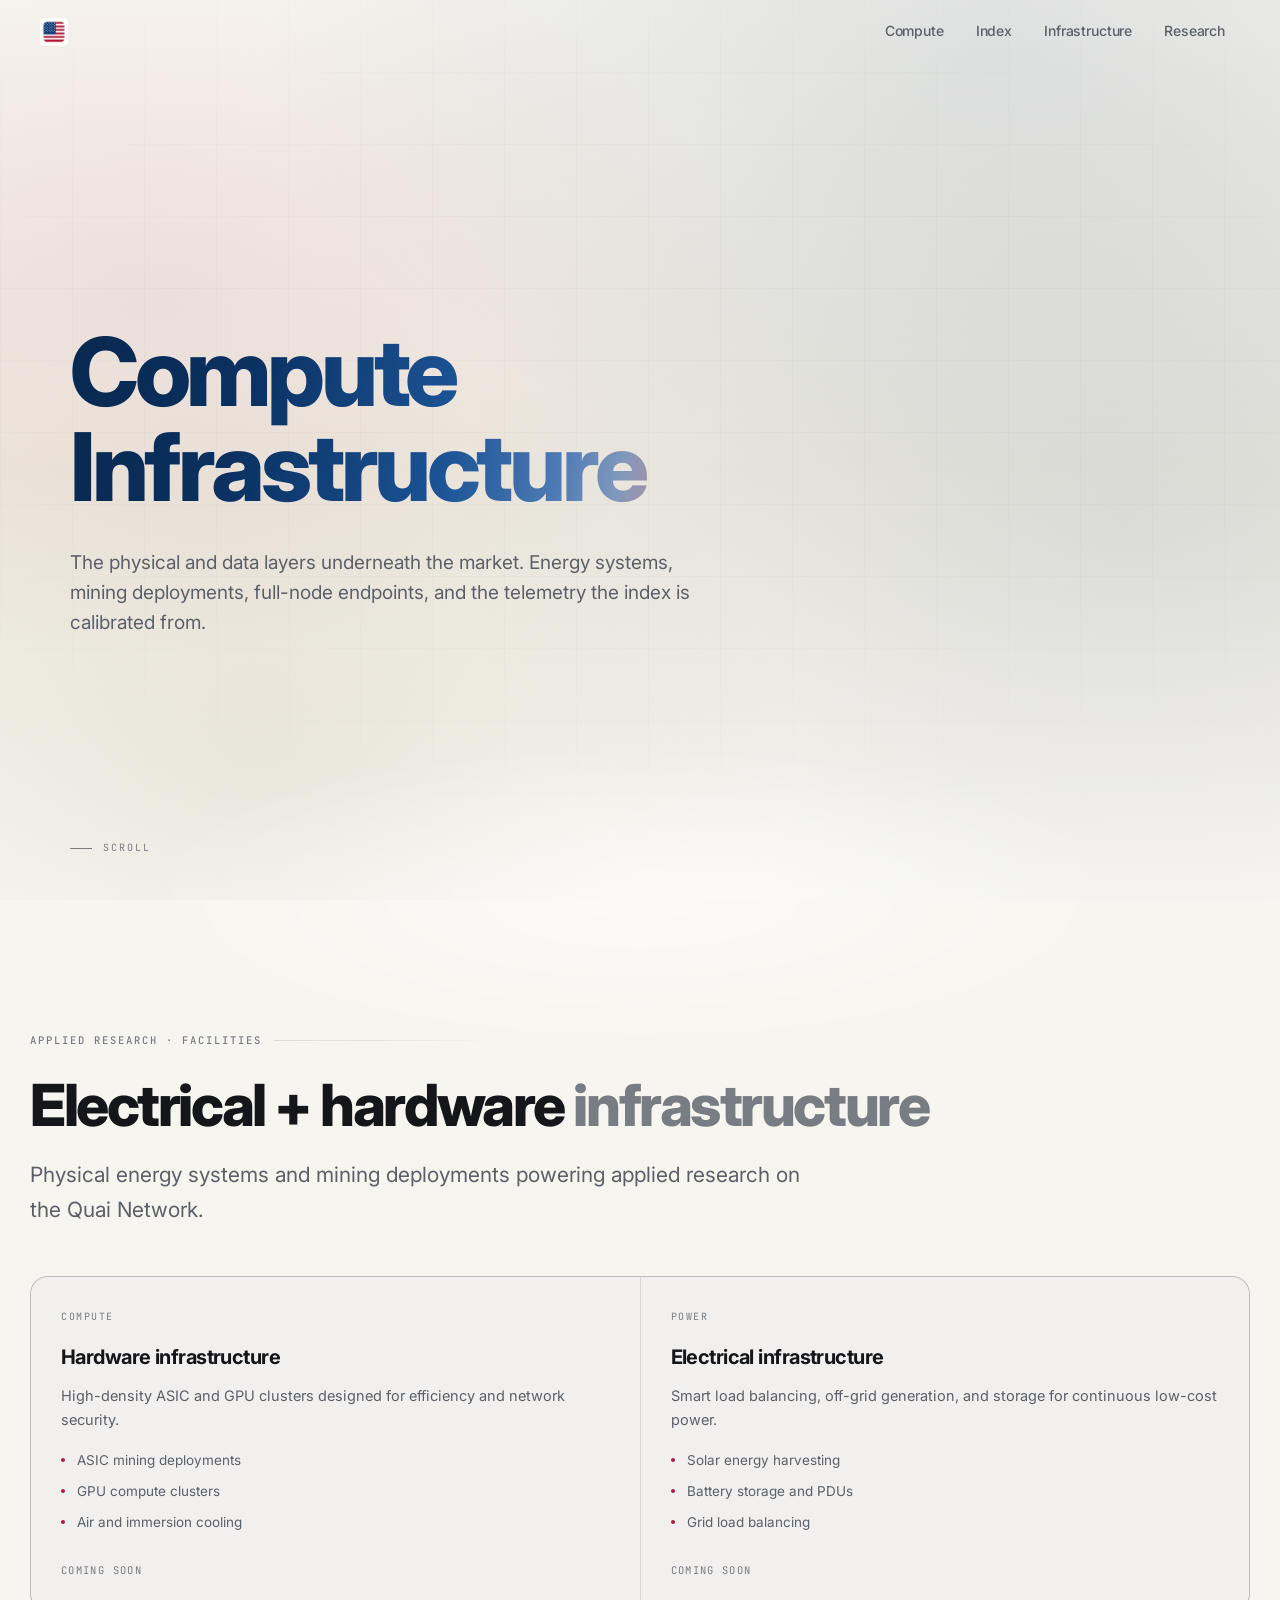
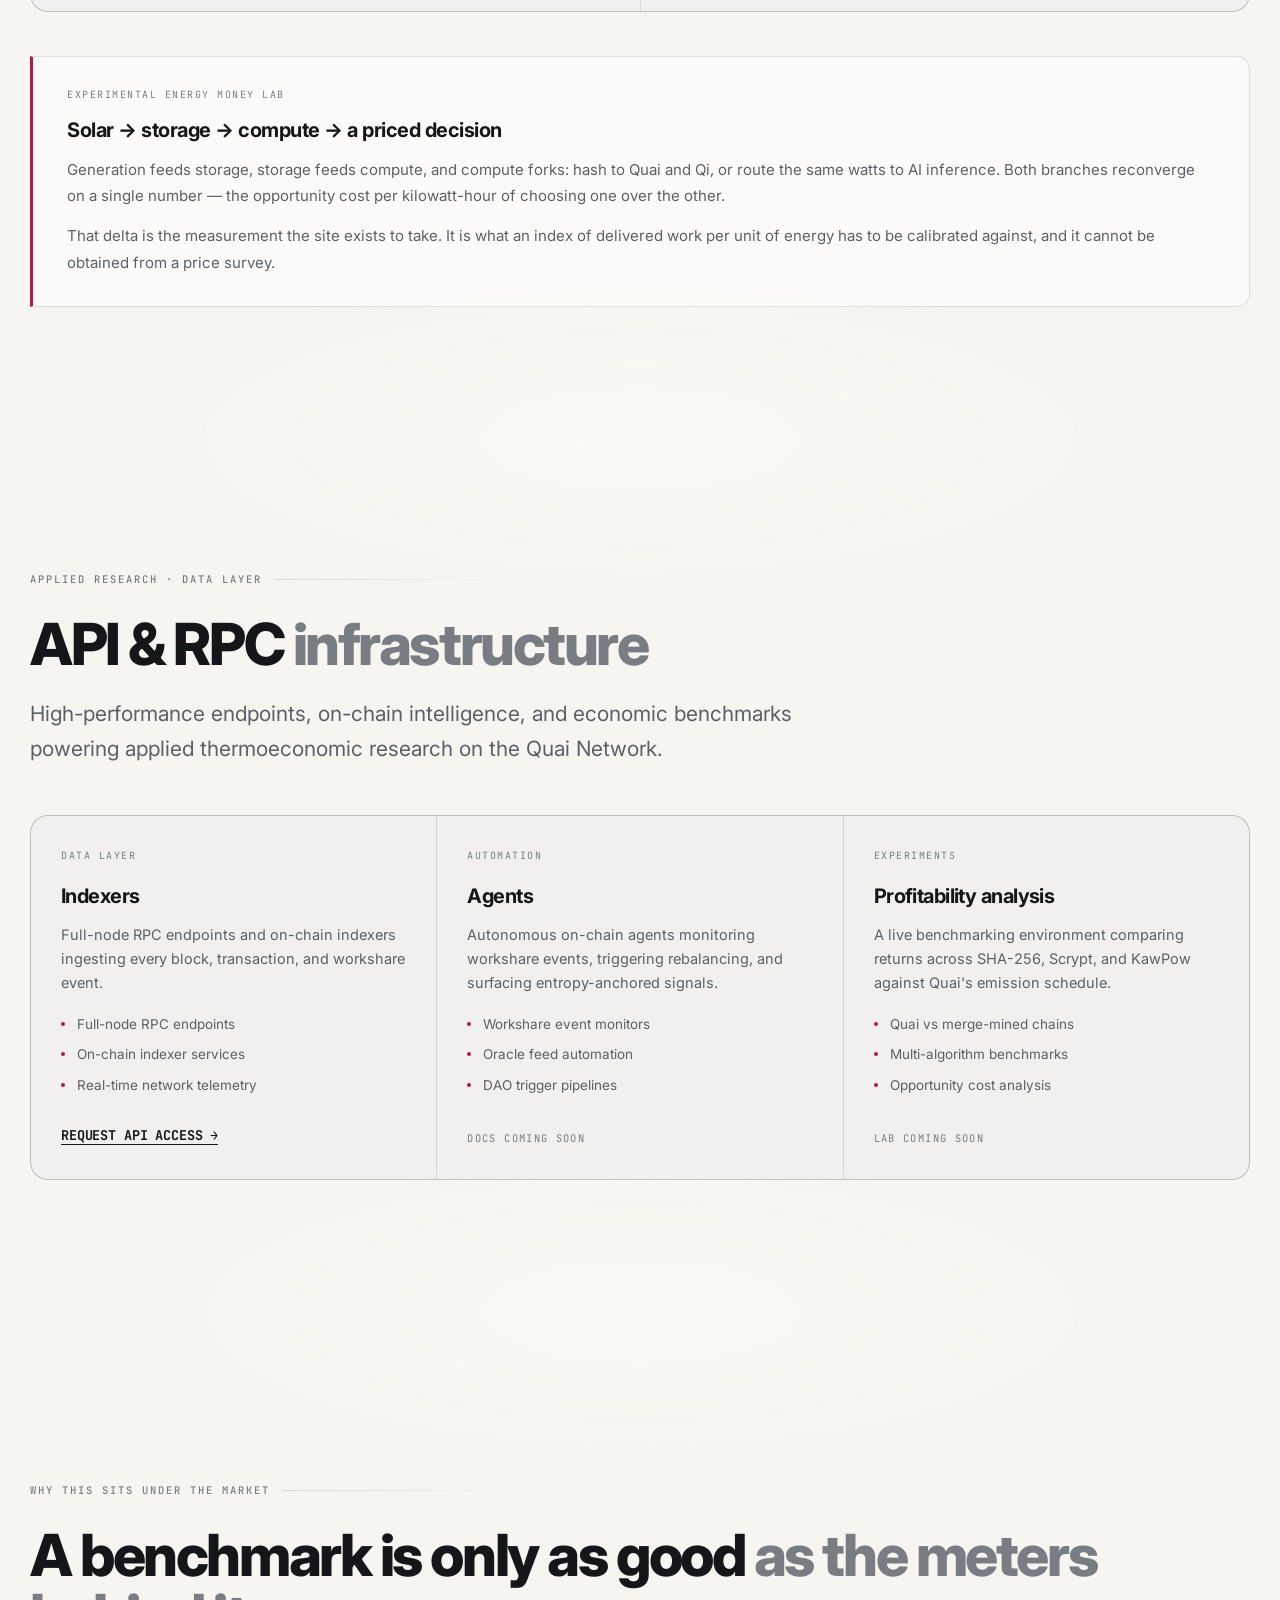
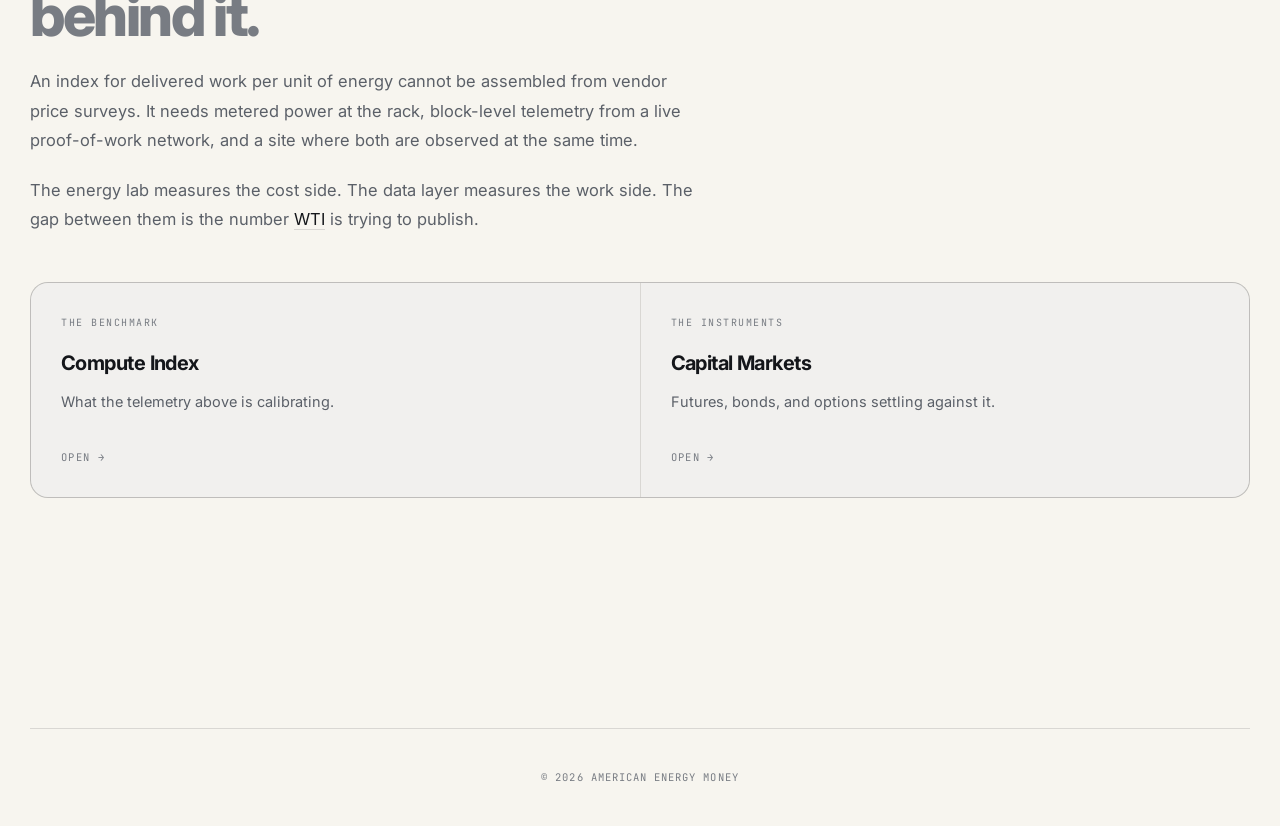
<file: infrastructure.html>
<!DOCTYPE html>
<html lang="en">
<head>
<meta charset="UTF-8">
<meta name="viewport" content="width=device-width, initial-scale=1.0">
<title>Infrastructure — American Energy Money</title>
<meta name="description" content="Electrical and hardware infrastructure, plus API and RPC endpoints, powering applied thermoeconomic research on the Quai Network.">
<link rel="icon" href="images/logo.png">
<link rel="preconnect" href="https://fonts.googleapis.com">
<link rel="preconnect" href="https://fonts.gstatic.com" crossorigin>
<link href="https://fonts.googleapis.com/css2?family=Inter:wght@400;500;600;700;800;900&family=JetBrains+Mono:wght@400;500;600&family=Fraunces:opsz,wght@9..144,300;9..144,400&display=swap" rel="stylesheet">
<link rel="stylesheet" href="aem-theme.css">
</head>
<body data-theme="paper">

<div class="ground" aria-hidden="true"></div>
<div class="grid-overlay" aria-hidden="true"></div>

<nav id="nav">
  <a class="nav-logo" href="index.html"><img src="images/logo.png" alt="American Energy Money"></a>
  <div class="nav-links">
    <a class="nav-item" href="compute.html">Compute</a>
    <a class="nav-item" href="compute-index.html">Index</a>
    <a class="nav-item active" href="infrastructure.html">Infrastructure</a>
    <a class="nav-item" href="research.html">Research</a>
  </div>
</nav>

<main>
  <section class="band hero" id="top">
    <div class="rise in">
      <h1>Compute<span class="l2">Infrastructure</span></h1>
      <p class="hero-sub">The physical and data layers underneath the market. Energy systems, mining deployments, full-node endpoints, and the telemetry the index is calibrated from.</p>
    </div>
    <div class="scrollcue" aria-hidden="true"><em></em> Scroll</div>
  </section>

  <div class="bleed"></div>

  <section class="band seq" id="facilities">
    <div class="eyebrow rise">Applied research &middot; Facilities</div>
    <h2 class="h2 rise">Electrical + hardware <span class="mut">infrastructure</span></h2>
    <p class="lead-p rise d1">Physical energy systems and mining deployments powering applied research on the Quai Network.</p>
    <div class="cards two rise d1">
      <div class="card"><div class="k">Compute</div><h4>Hardware infrastructure</h4><p>High-density ASIC and GPU clusters designed for efficiency and network security.</p><ul><li>ASIC mining deployments</li><li>GPU compute clusters</li><li>Air and immersion cooling</li></ul><div class="foot">Coming soon</div></div>
      <div class="card"><div class="k">Power</div><h4>Electrical infrastructure</h4><p>Smart load balancing, off-grid generation, and storage for continuous low-cost power.</p><ul><li>Solar energy harvesting</li><li>Battery storage and PDUs</li><li>Grid load balancing</li></ul><div class="foot">Coming soon</div></div>
    </div>
    <div class="callout rise d1"><div class="k">Experimental energy money lab</div><h4>Solar &rarr; storage &rarr; compute &rarr; a priced decision</h4>
      <p>Generation feeds storage, storage feeds compute, and compute forks: hash to Quai and Qi, or route the same watts to AI inference. Both branches reconverge on a single number &mdash; the opportunity cost per kilowatt-hour of choosing one over the other.</p>
      <p>That delta is the measurement the site exists to take. It is what an index of delivered work per unit of energy has to be calibrated against, and it cannot be obtained from a price survey.</p>
    </div>
  </section>
  <div class="bleed"></div>

  <section class="band seq" id="data">
    <div class="eyebrow rise">Applied research &middot; Data layer</div>
    <h2 class="h2 rise">API &amp; RPC <span class="mut">infrastructure</span></h2>
    <p class="lead-p rise d1">High-performance endpoints, on-chain intelligence, and economic benchmarks powering applied thermoeconomic research on the Quai Network.</p>
    <div class="cards rise d1">
      <div class="card"><div class="k">Data layer</div><h4>Indexers</h4><p>Full-node RPC endpoints and on-chain indexers ingesting every block, transaction, and workshare event.</p><ul><li>Full-node RPC endpoints</li><li>On-chain indexer services</li><li>Real-time network telemetry</li></ul><div class="foot"><a class="golink" href="https://access.ccdb.waexservices.com/request-access" target="_blank" rel="noopener">Request API access &rarr;</a></div></div>
      <div class="card"><div class="k">Automation</div><h4>Agents</h4><p>Autonomous on-chain agents monitoring workshare events, triggering rebalancing, and surfacing entropy-anchored signals.</p><ul><li>Workshare event monitors</li><li>Oracle feed automation</li><li>DAO trigger pipelines</li></ul><div class="foot">Docs coming soon</div></div>
      <div class="card"><div class="k">Experiments</div><h4>Profitability analysis</h4><p>A live benchmarking environment comparing returns across SHA-256, Scrypt, and KawPow against Quai's emission schedule.</p><ul><li>Quai vs merge-mined chains</li><li>Multi-algorithm benchmarks</li><li>Opportunity cost analysis</li></ul><div class="foot">Lab coming soon</div></div>
    </div>
  </section>
  <div class="bleed"></div>

  <section class="band seq seq--tall" id="why">
    <div class="eyebrow rise">Why this sits under the market</div>
    <h2 class="h2 rise">A benchmark is only as good <span class="mut">as the meters behind it.</span></h2>
    <p class="p rise d1">An index for delivered work per unit of energy cannot be assembled from vendor price surveys. It needs metered power at the rack, block-level telemetry from a live proof-of-work network, and a site where both are observed at the same time.</p>
    <p class="p rise d1">The energy lab measures the cost side. The data layer measures the work side. The gap between them is the number <a href="compute-index.html">WTI</a> is trying to publish.</p>
    <div class="cards two rise d1">
      <a class="card" href="compute-index.html"><div class="k">The benchmark</div><h4>Compute Index</h4><p>What the telemetry above is calibrating.</p><div class="foot">Open &rarr;</div></a>
      <a class="card" href="compute.html"><div class="k">The instruments</div><h4>Capital Markets</h4><p>Futures, bonds, and options settling against it.</p><div class="foot">Open &rarr;</div></a>
    </div>
  </section>
</main>

<footer>
  <span>&copy; 2026 American Energy Money</span>
</footer>

<script src="aem-theme.js"></script>

</body>
</html>
</file>
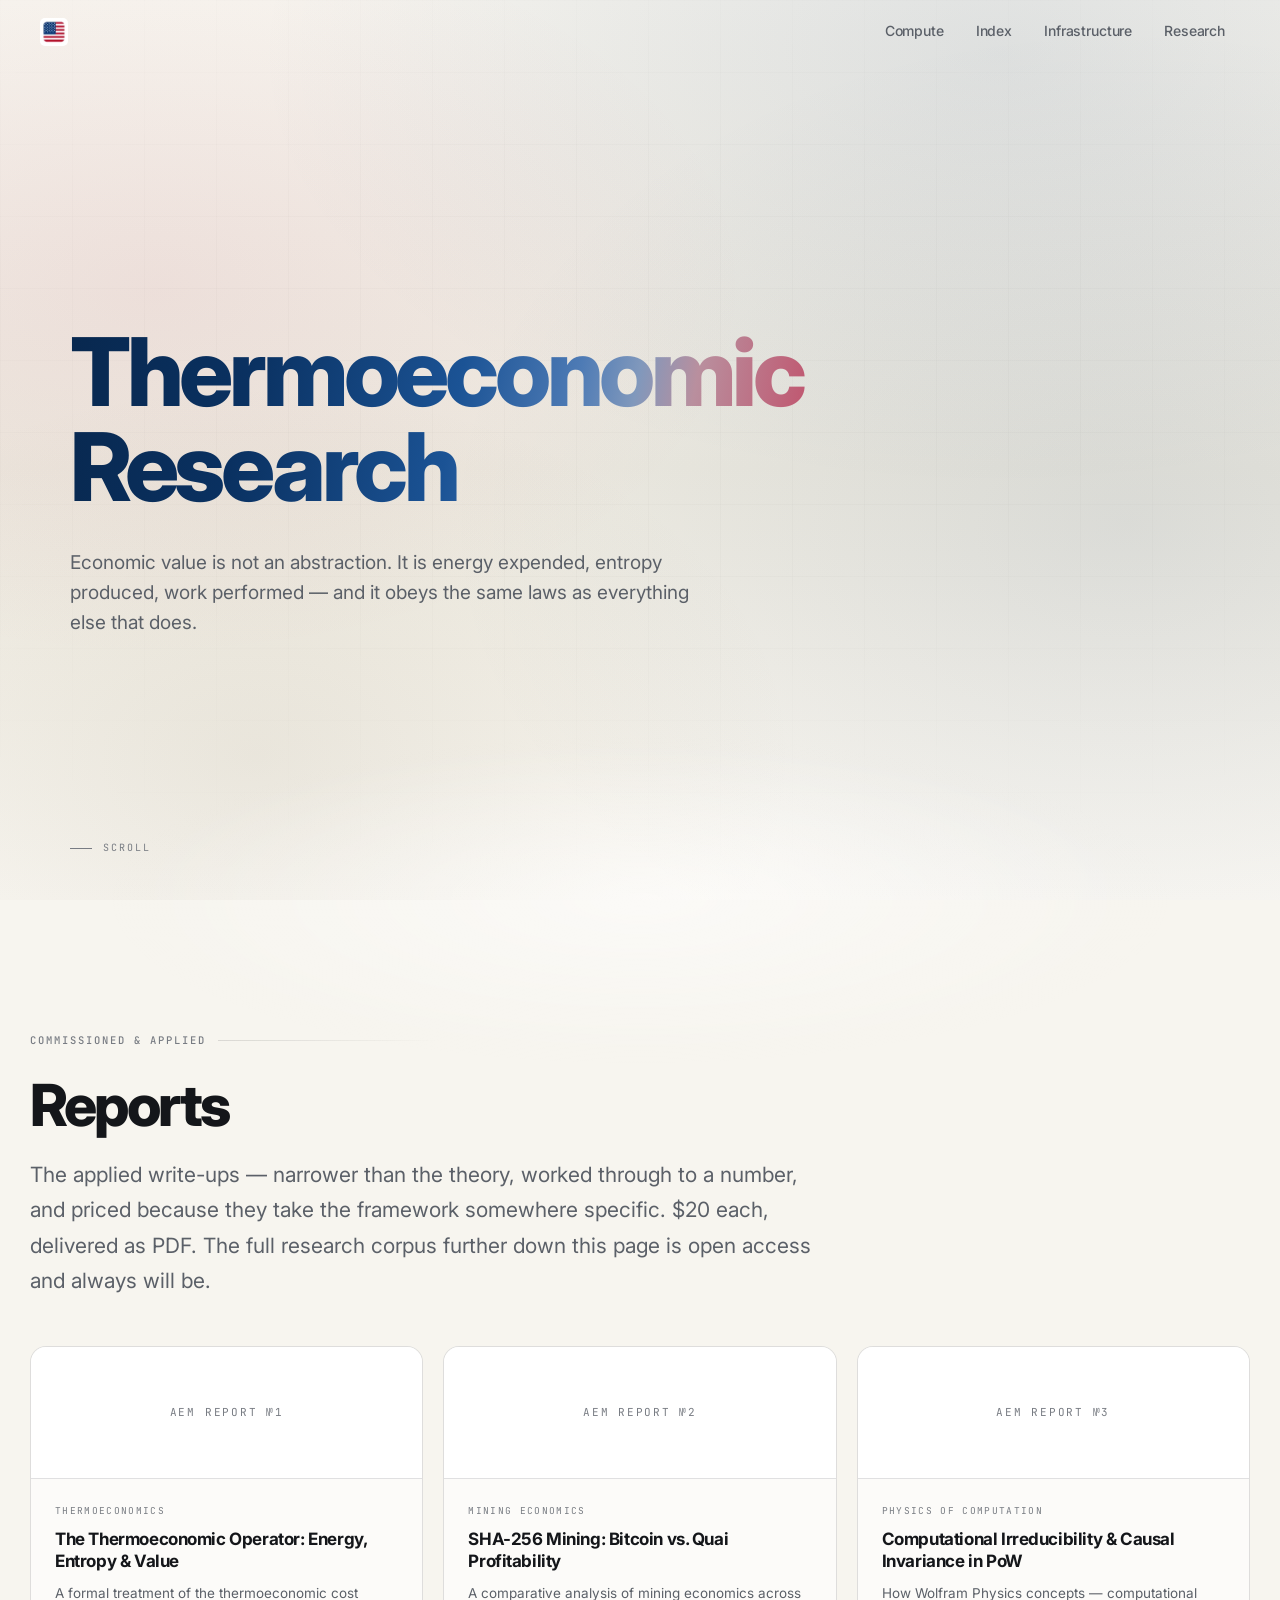
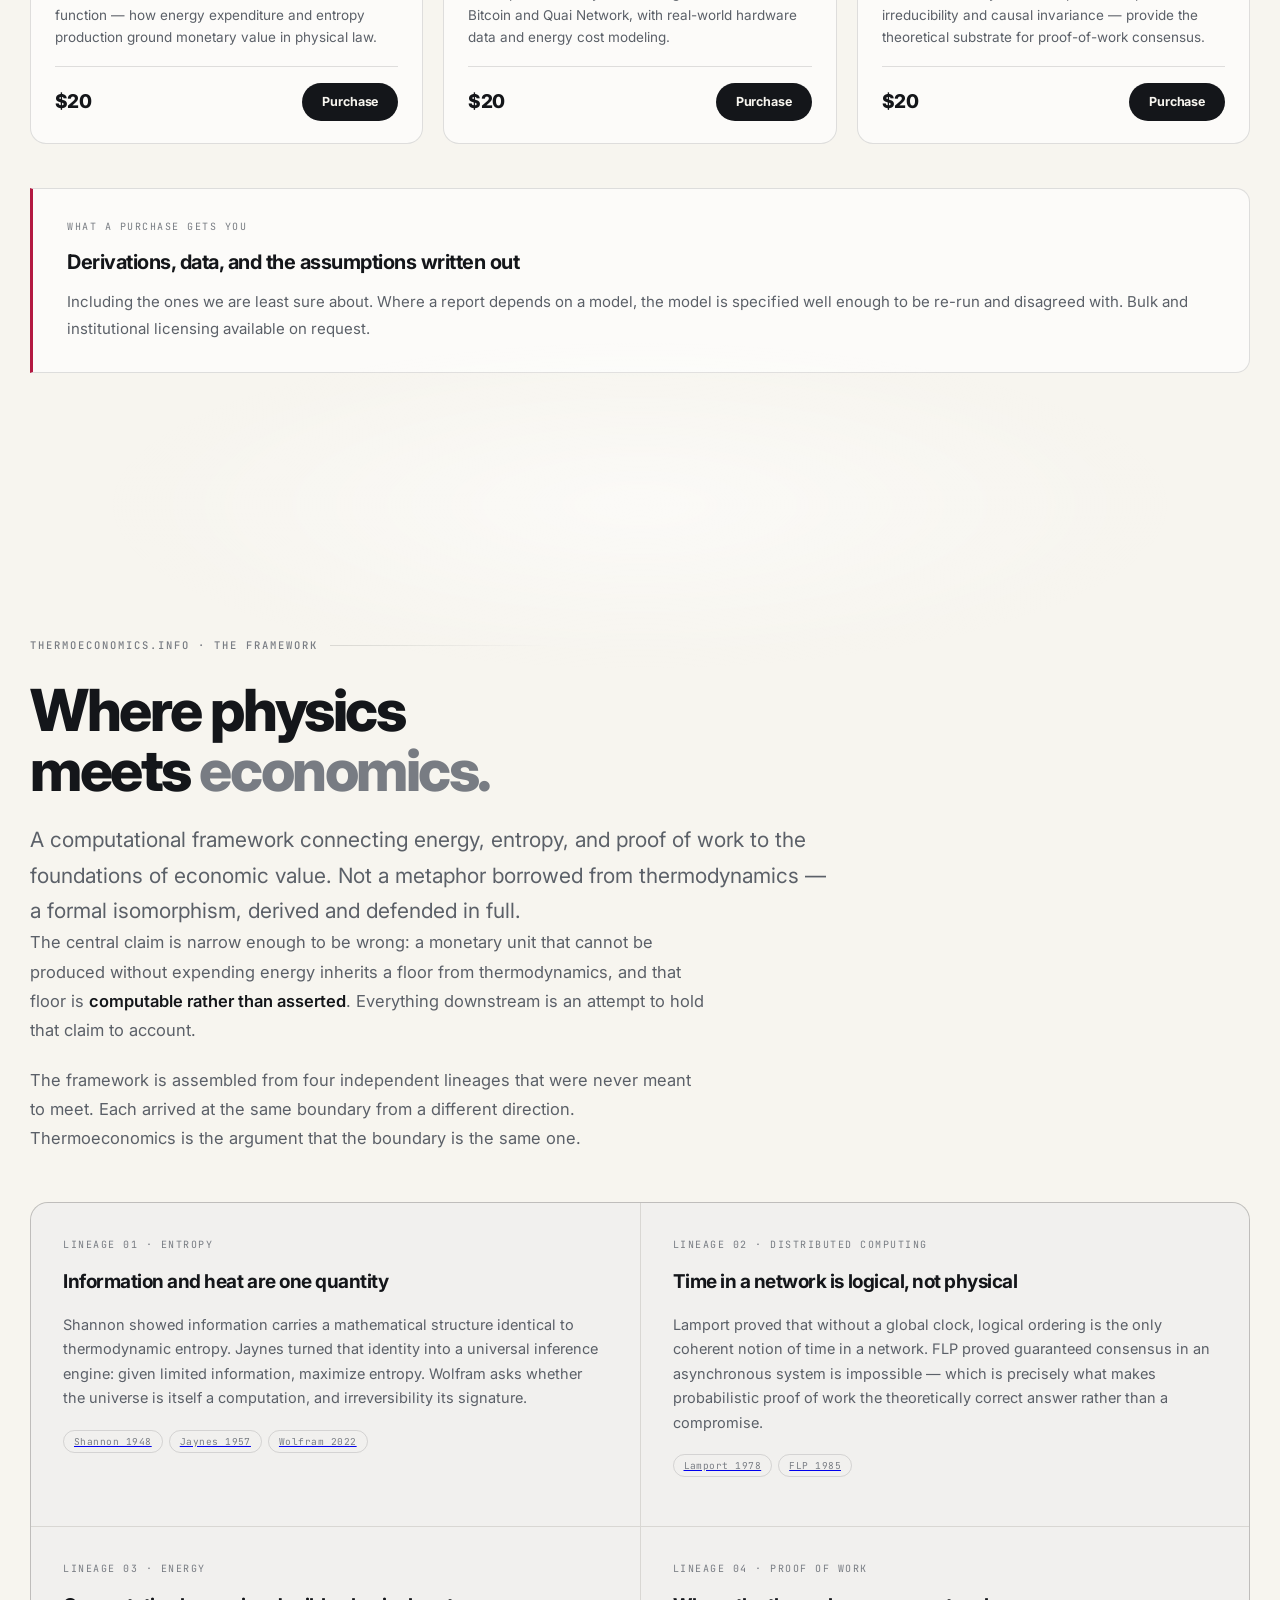
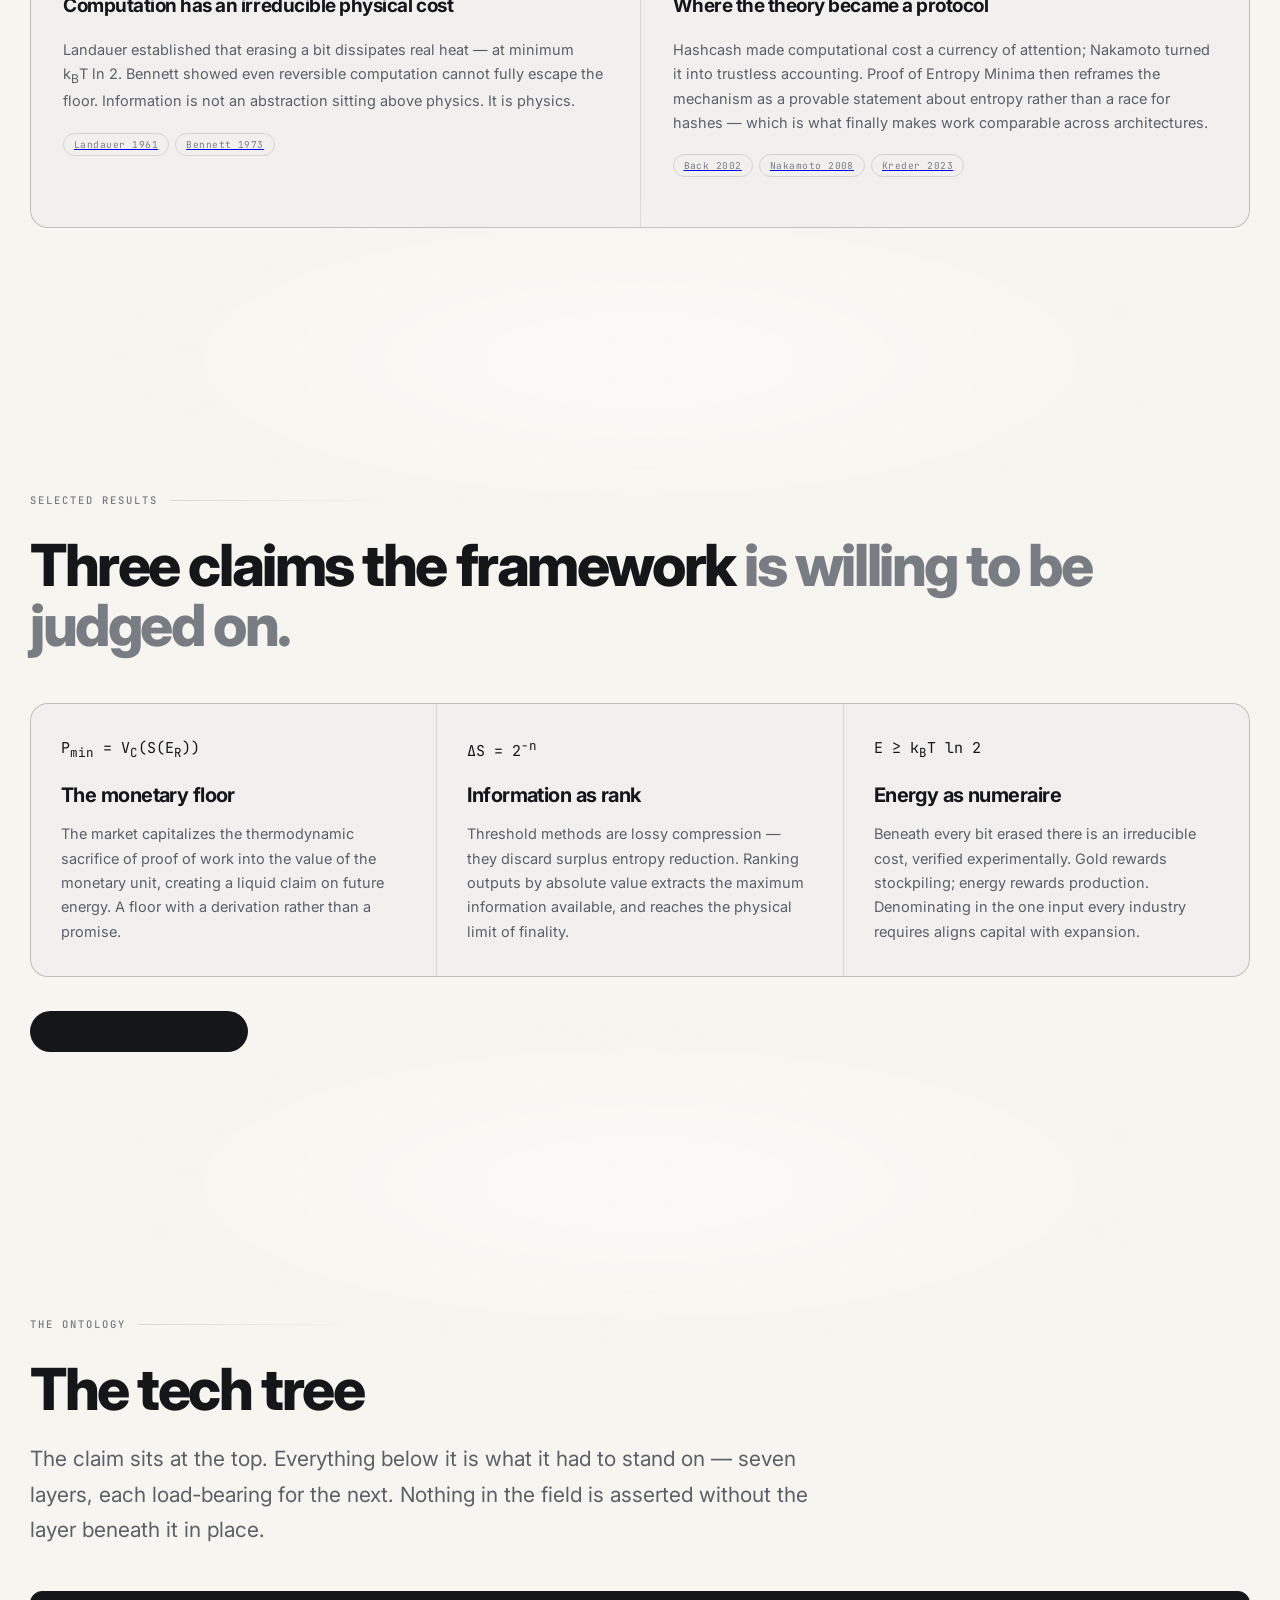
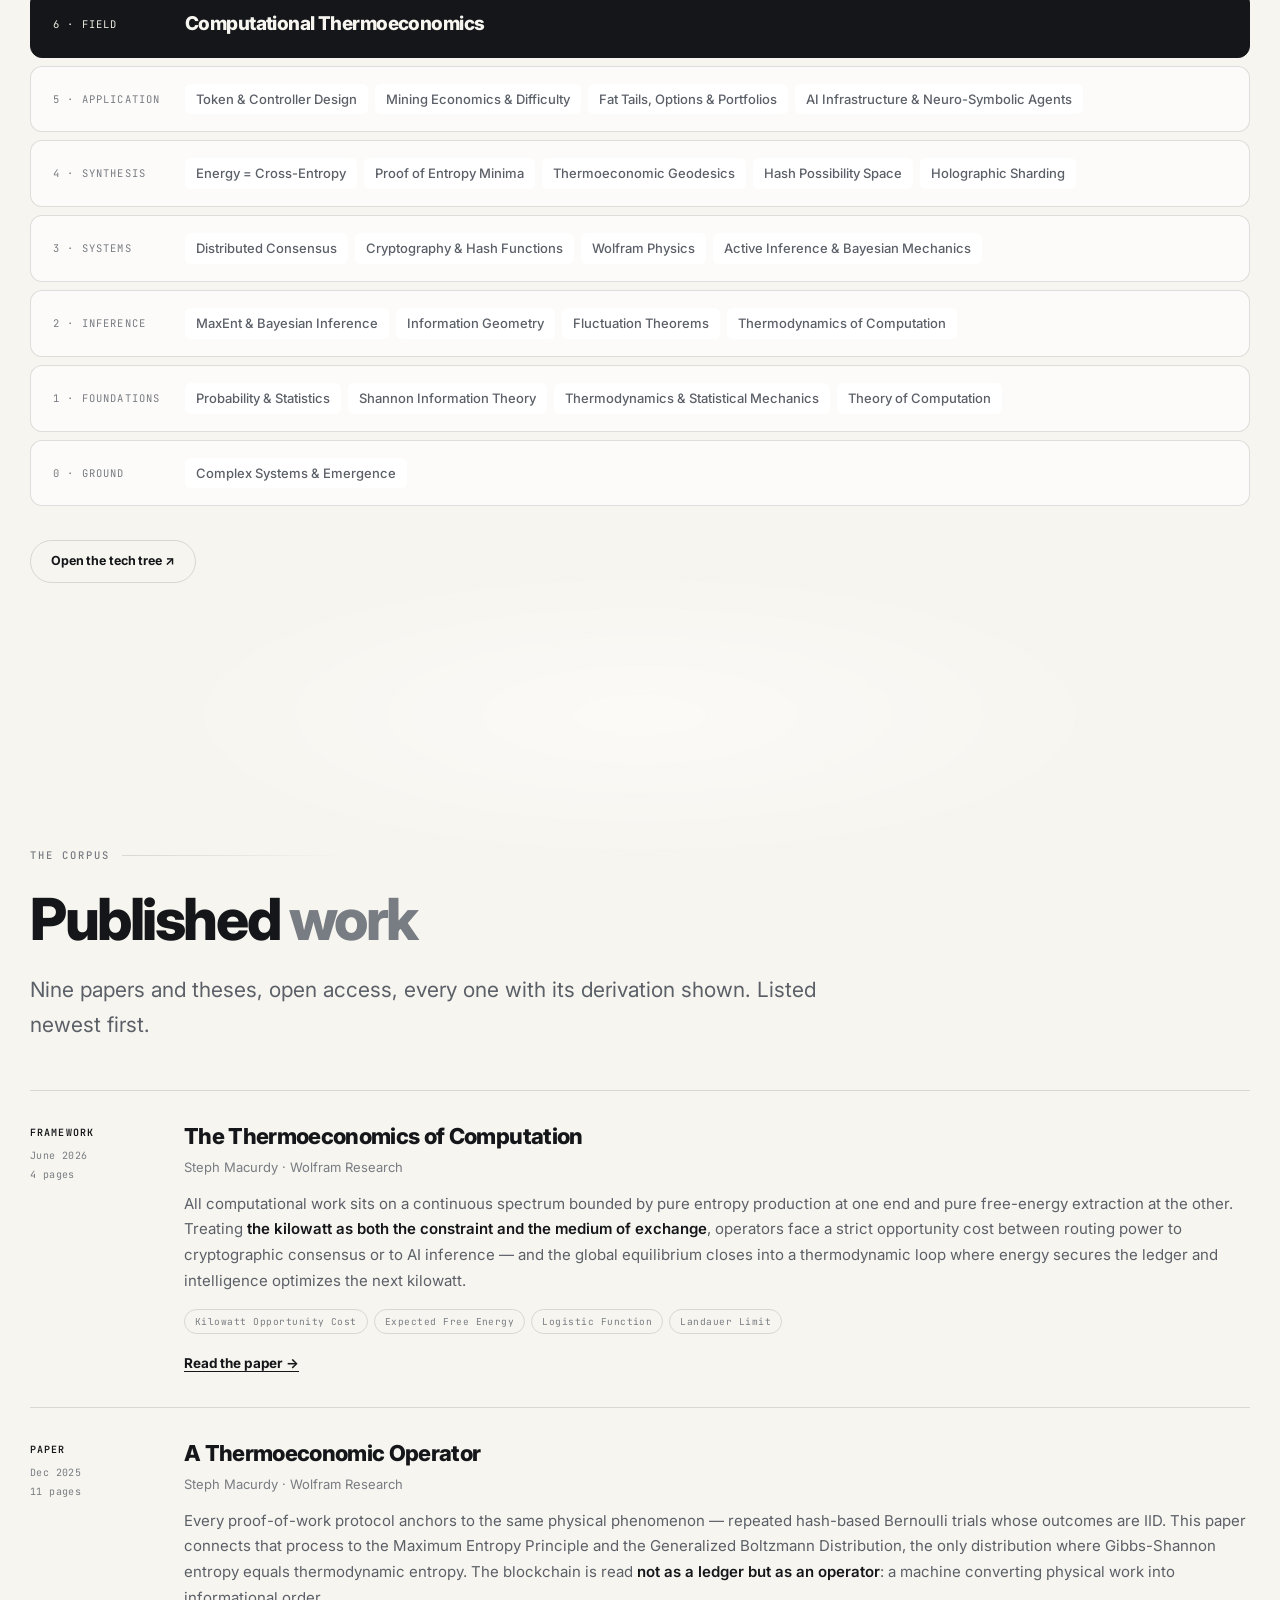
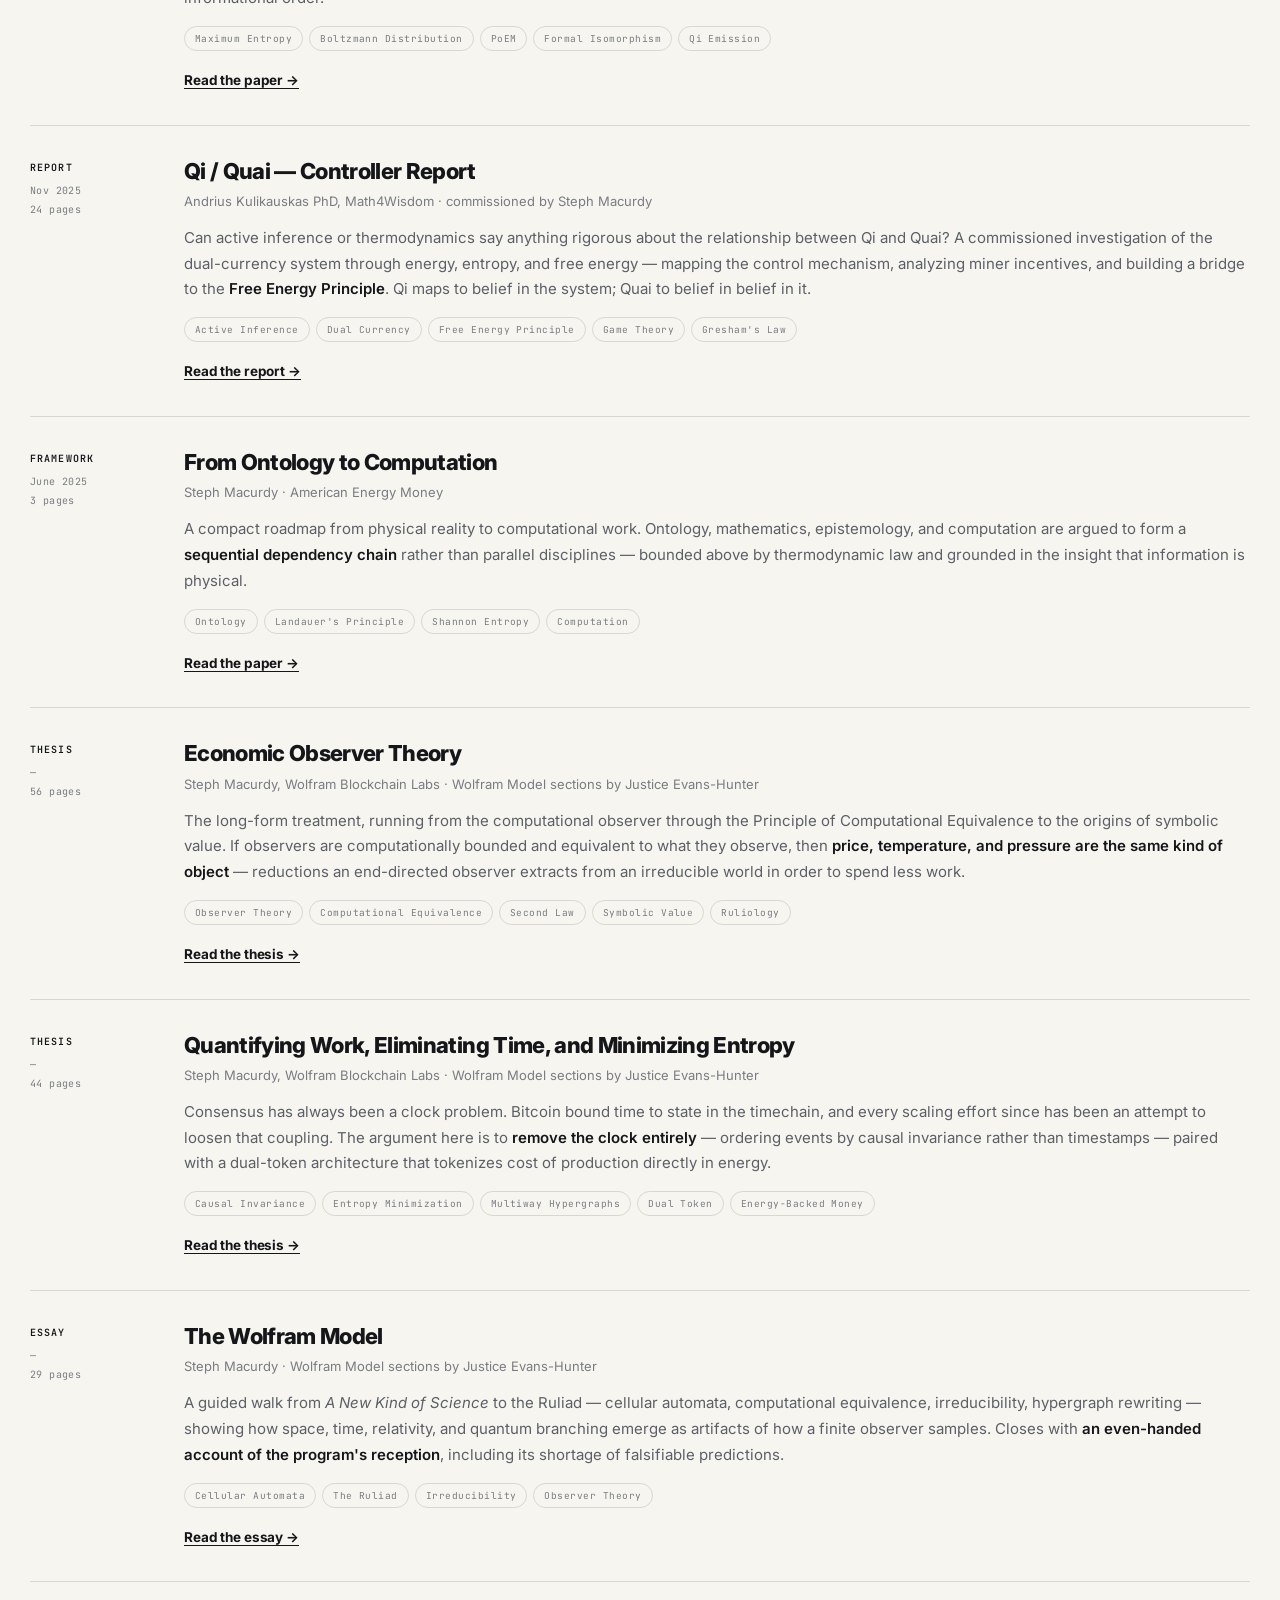
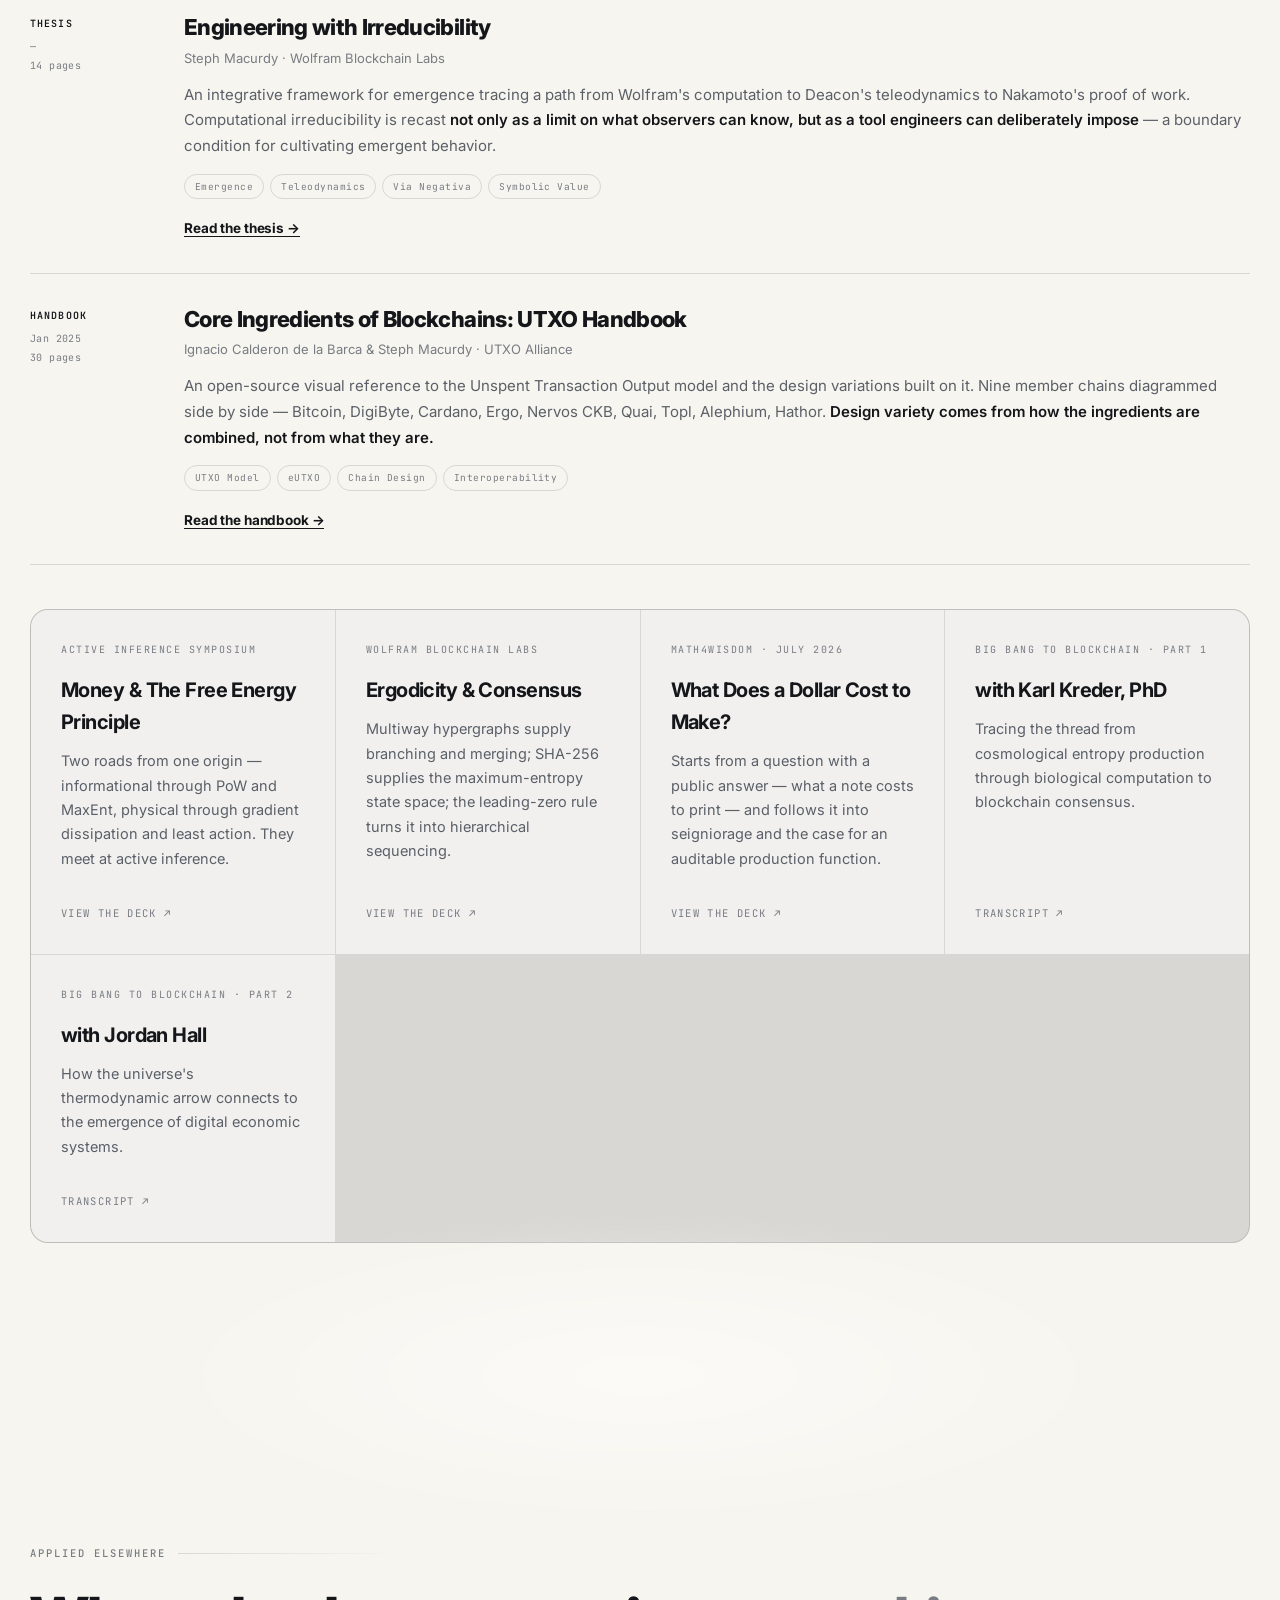
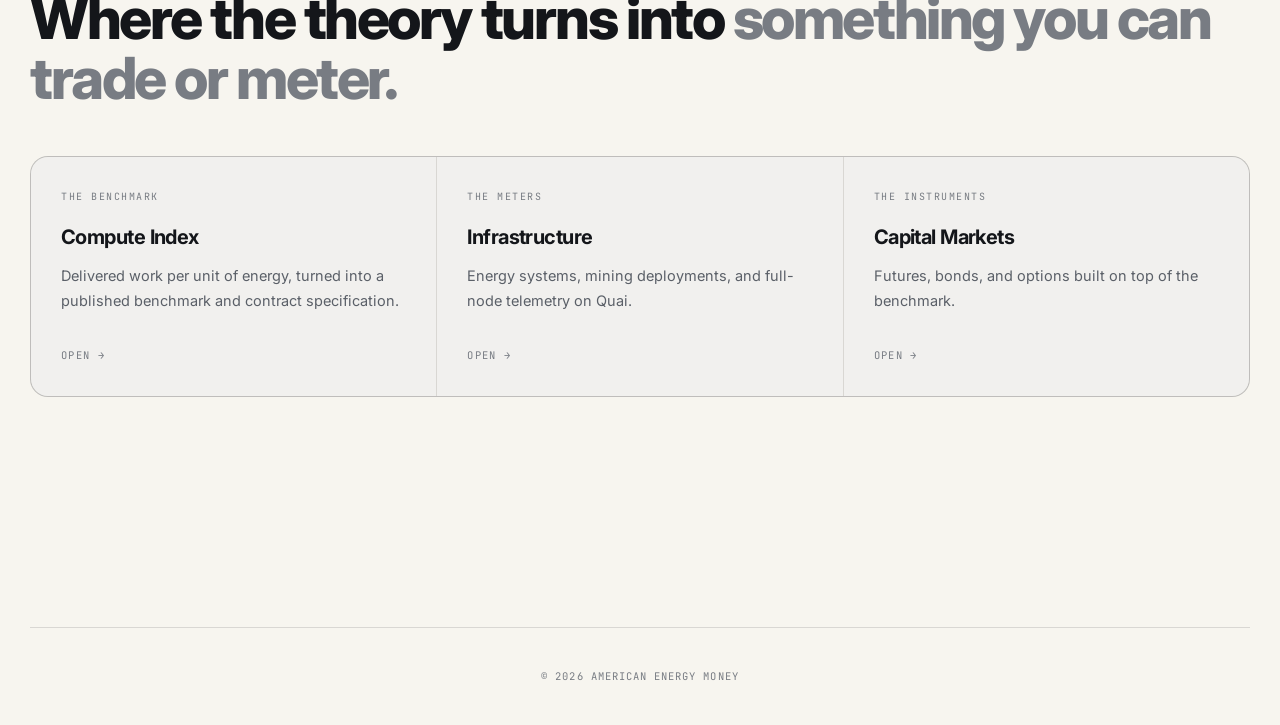
<file: research.html>
<!DOCTYPE html>
<html lang="en">
<head>
<meta charset="UTF-8">
<meta name="viewport" content="width=device-width, initial-scale=1.0">
<title>Thermoeconomic Research — American Energy Money</title>
<meta name="description" content="A computational framework connecting energy, entropy, and proof of work to the foundations of economic value. Nine open-access papers and theses from Wolfram Blockchain Labs.">
<link rel="icon" href="images/logo.png">
<link rel="preconnect" href="https://fonts.googleapis.com">
<link rel="preconnect" href="https://fonts.gstatic.com" crossorigin>
<link href="https://fonts.googleapis.com/css2?family=Inter:wght@400;500;600;700;800;900&family=JetBrains+Mono:wght@400;500;600&family=Fraunces:opsz,wght@9..144,300;9..144,400&display=swap" rel="stylesheet">
<link rel="stylesheet" href="aem-theme.css">
</head>
<body data-theme="paper">

<div class="ground" aria-hidden="true"></div>
<div class="grid-overlay" aria-hidden="true"></div>

<nav id="nav">
  <a class="nav-logo" href="index.html"><img src="images/logo.png" alt="American Energy Money"></a>
  <div class="nav-links">
    <a class="nav-item" href="compute.html">Compute</a>
    <a class="nav-item" href="compute-index.html">Index</a>
    <a class="nav-item" href="infrastructure.html">Infrastructure</a>
    <a class="nav-item active" href="research.html">Research</a>
  </div>
</nav>

<main>
  <section class="band hero" id="top">
    <div class="rise in">
      <h1>Thermoeconomic<span class="l2">Research</span></h1>
      <p class="hero-sub">Economic value is not an abstraction. It is energy expended, entropy produced, work performed &mdash; and it obeys the same laws as everything else that does.</p>
    </div>
    <div class="scrollcue" aria-hidden="true"><em></em> Scroll</div>
  </section>

  <div class="bleed"></div>

  <section class="band seq" id="reports">
    <div class="eyebrow rise">Commissioned &amp; applied</div>
    <h2 class="h2 rise">Reports</h2>
    <p class="lead-p rise d1">The applied write-ups &mdash; narrower than the theory, worked through to a number, and priced because they take the framework somewhere specific. $20 each, delivered as PDF. The full research corpus further down this page is open access and always will be.</p>
    <div class="reports rise d1">
      <div class="report"><div class="cov">AEM Report &#8470;1</div><div class="bd">
        <div class="k">Thermoeconomics</div><h4>The Thermoeconomic Operator: Energy, Entropy &amp; Value</h4>
        <p>A formal treatment of the thermoeconomic cost function &mdash; how energy expenditure and entropy production ground monetary value in physical law.</p>
        <div class="ft"><span class="pr">$20</span><a class="btn" href="https://buy.stripe.com/REPORT1_LINK" target="_blank" rel="noopener">Purchase</a></div></div></div>
      <div class="report"><div class="cov">AEM Report &#8470;2</div><div class="bd">
        <div class="k">Mining Economics</div><h4>SHA-256 Mining: Bitcoin vs. Quai Profitability</h4>
        <p>A comparative analysis of mining economics across Bitcoin and Quai Network, with real-world hardware data and energy cost modeling.</p>
        <div class="ft"><span class="pr">$20</span><a class="btn" href="https://buy.stripe.com/REPORT2_LINK" target="_blank" rel="noopener">Purchase</a></div></div></div>
      <div class="report"><div class="cov">AEM Report &#8470;3</div><div class="bd">
        <div class="k">Physics of Computation</div><h4>Computational Irreducibility &amp; Causal Invariance in PoW</h4>
        <p>How Wolfram Physics concepts &mdash; computational irreducibility and causal invariance &mdash; provide the theoretical substrate for proof-of-work consensus.</p>
        <div class="ft"><span class="pr">$20</span><a class="btn" href="https://buy.stripe.com/REPORT4_LINK" target="_blank" rel="noopener">Purchase</a></div></div></div>
    </div>
    <div class="callout rise d1"><div class="k">What a purchase gets you</div><h4>Derivations, data, and the assumptions written out</h4>
      <p>Including the ones we are least sure about. Where a report depends on a model, the model is specified well enough to be re-run and disagreed with. Bulk and institutional licensing available on request.</p>
    </div>
  </section>
  <div class="bleed"></div>

  <section class="band seq" id="framework">
    <div class="eyebrow rise">thermoeconomics.info &middot; the framework</div>
    <h2 class="h2 rise">Where physics<br>meets <span class="mut">economics.</span></h2>
    <p class="lead-p rise d1">A computational framework connecting energy, entropy, and proof of work to the foundations of economic value. Not a metaphor borrowed from thermodynamics &mdash; a formal isomorphism, derived and defended in full.</p>
    <p class="p rise d1">The central claim is narrow enough to be wrong: a monetary unit that cannot be produced without expending energy inherits a floor from thermodynamics, and that floor is <strong>computable rather than asserted</strong>. Everything downstream is an attempt to hold that claim to account.</p>
    <p class="p rise d1">The framework is assembled from four independent lineages that were never meant to meet. Each arrived at the same boundary from a different direction. Thermoeconomics is the argument that the boundary is the same one.</p>
    <div class="compare rise d1" style="grid-template-columns:1fr 1fr">
      <div class="ccol"><div class="k">Lineage 01 &middot; Entropy</div><h4>Information and heat are one quantity</h4><p style="font-size:14.5px;line-height:1.68;color:var(--fg2);margin:0 0 16px">Shannon showed information carries a mathematical structure identical to thermodynamic entropy. Jaynes turned that identity into a universal inference engine: given limited information, maximize entropy. Wolfram asks whether the universe is itself a computation, and irreversibility its signature.</p><div class="chips"><a href="https://people.math.harvard.edu/~ctm/home/text/others/shannon/entropy/entropy.pdf" target="_blank" rel="noopener"><span>Shannon 1948</span></a><a href="https://bayes.wustl.edu/etj/articles/theory.1.pdf" target="_blank" rel="noopener"><span>Jaynes 1957</span></a><a href="https://content.wolfram.com/sites/13/2024/10/33-2-1.pdf" target="_blank" rel="noopener"><span>Wolfram 2022</span></a></div></div>
      <div class="ccol"><div class="k">Lineage 02 &middot; Distributed computing</div><h4>Time in a network is logical, not physical</h4><p style="font-size:14.5px;line-height:1.68;color:var(--fg2);margin:0 0 16px">Lamport proved that without a global clock, logical ordering is the only coherent notion of time in a network. FLP proved guaranteed consensus in an asynchronous system is impossible &mdash; which is precisely what makes probabilistic proof of work the theoretically correct answer rather than a compromise.</p><div class="chips"><a href="https://lamport.azurewebsites.net/pubs/time-clocks.pdf" target="_blank" rel="noopener"><span>Lamport 1978</span></a><a href="https://groups.csail.mit.edu/tds/papers/Lynch/jacm85.pdf" target="_blank" rel="noopener"><span>FLP 1985</span></a></div></div>
      <div class="ccol"><div class="k">Lineage 03 &middot; Energy</div><h4>Computation has an irreducible physical cost</h4><p style="font-size:14.5px;line-height:1.68;color:var(--fg2);margin:0 0 16px">Landauer established that erasing a bit dissipates real heat &mdash; at minimum k<sub>B</sub>T&nbsp;ln&nbsp;2. Bennett showed even reversible computation cannot fully escape the floor. Information is not an abstraction sitting above physics. It is physics.</p><div class="chips"><a href="https://worrydream.com/refs/Landauer_1961_-_Irreversibility_and_Heat_Generation_in_the_Computing_Process.pdf" target="_blank" rel="noopener"><span>Landauer 1961</span></a><a href="https://mathweb.ucsd.edu/~sbuss/CourseWeb/Math268_2013W/Bennett_Reversibiity.pdf" target="_blank" rel="noopener"><span>Bennett 1973</span></a></div></div>
      <div class="ccol"><div class="k">Lineage 04 &middot; Proof of work</div><h4>Where the theory became a protocol</h4><p style="font-size:14.5px;line-height:1.68;color:var(--fg2);margin:0 0 16px">Hashcash made computational cost a currency of attention; Nakamoto turned it into trustless accounting. Proof of Entropy Minima then reframes the mechanism as a provable statement about entropy rather than a race for hashes &mdash; which is what finally makes work comparable across architectures.</p><div class="chips"><a href="http://www.hashcash.org/hashcash.pdf" target="_blank" rel="noopener"><span>Back 2002</span></a><a href="https://bitcoin.org/bitcoin.pdf" target="_blank" rel="noopener"><span>Nakamoto 2008</span></a><a href="https://arxiv.org/pdf/2303.04305" target="_blank" rel="noopener"><span>Kreder 2023</span></a></div></div>
    </div>
  </section>
  <div class="bleed"></div>

  <section class="band seq" id="results">
    <div class="eyebrow rise">Selected results</div>
    <h2 class="h2 rise">Three claims the framework <span class="mut">is willing to be judged on.</span></h2>
    <div class="cards rise d1">
      <div class="card"><div class="k" style="font-family:var(--mono);font-size:15px;color:var(--fg);letter-spacing:0;text-transform:none">P<sub>min</sub> = V<sub>C</sub>(S(E<sub>R</sub>))</div>
        <h4>The monetary floor</h4><p>The market capitalizes the thermodynamic sacrifice of proof of work into the value of the monetary unit, creating a liquid claim on future energy. A floor with a derivation rather than a promise.</p></div>
      <div class="card"><div class="k" style="font-family:var(--mono);font-size:15px;color:var(--fg);letter-spacing:0;text-transform:none">&Delta;S = 2<sup>&minus;n</sup></div>
        <h4>Information as rank</h4><p>Threshold methods are lossy compression &mdash; they discard surplus entropy reduction. Ranking outputs by absolute value extracts the maximum information available, and reaches the physical limit of finality.</p></div>
      <div class="card"><div class="k" style="font-family:var(--mono);font-size:15px;color:var(--fg);letter-spacing:0;text-transform:none">E &ge; k<sub>B</sub>T&nbsp;ln&nbsp;2</div>
        <h4>Energy as numeraire</h4><p>Beneath every bit erased there is an irreducible cost, verified experimentally. Gold rewards stockpiling; energy rewards production. Denominating in the one input every industry requires aligns capital with expansion.</p></div>
    </div>
    <p class="p rise d2" style="margin-top:34px"><a class="btn" href="https://thermoeconomics.info/" target="_blank" rel="noopener">Visit thermoeconomics.info &nearr;</a></p>
  </section>
  <div class="bleed"></div>

  <section class="band seq" id="tree">
    <div class="eyebrow rise">The ontology</div>
    <h2 class="h2 rise">The tech tree</h2>
    <p class="lead-p rise d1">The claim sits at the top. Everything below it is what it had to stand on &mdash; seven layers, each load-bearing for the next. Nothing in the field is asserted without the layer beneath it in place.</p>
    <div class="tiers rise d1">
      <div class="tier apex"><span class="lv">6 &middot; Field</span><div class="it"><span>Computational Thermoeconomics</span></div></div>
      <div class="tier"><span class="lv">5 &middot; Application</span><div class="it"><span>Token &amp; Controller Design</span><span>Mining Economics &amp; Difficulty</span><span>Fat Tails, Options &amp; Portfolios</span><span>AI Infrastructure &amp; Neuro-Symbolic Agents</span></div></div>
      <div class="tier"><span class="lv">4 &middot; Synthesis</span><div class="it"><span>Energy = Cross-Entropy</span><span>Proof of Entropy Minima</span><span>Thermoeconomic Geodesics</span><span>Hash Possibility Space</span><span>Holographic Sharding</span></div></div>
      <div class="tier"><span class="lv">3 &middot; Systems</span><div class="it"><span>Distributed Consensus</span><span>Cryptography &amp; Hash Functions</span><span>Wolfram Physics</span><span>Active Inference &amp; Bayesian Mechanics</span></div></div>
      <div class="tier"><span class="lv">2 &middot; Inference</span><div class="it"><span>MaxEnt &amp; Bayesian Inference</span><span>Information Geometry</span><span>Fluctuation Theorems</span><span>Thermodynamics of Computation</span></div></div>
      <div class="tier"><span class="lv">1 &middot; Foundations</span><div class="it"><span>Probability &amp; Statistics</span><span>Shannon Information Theory</span><span>Thermodynamics &amp; Statistical Mechanics</span><span>Theory of Computation</span></div></div>
      <div class="tier"><span class="lv">0 &middot; Ground</span><div class="it"><span>Complex Systems &amp; Emergence</span></div></div>
    </div>
    <p class="p rise d2" style="margin-top:34px"><a class="btn ghost" href="https://thermoeconomics.info/tree.html" target="_blank" rel="noopener">Open the tech tree &nearr;</a></p>
  </section>
  <div class="bleed"></div>

  <section class="band seq" id="corpus">
    <div class="eyebrow rise">The corpus</div>
    <h2 class="h2 rise">Published <span class="mut">work</span></h2>
    <p class="lead-p rise d1">Nine papers and theses, open access, every one with its derivation shown. Listed newest first.</p>
    <div class="papers rise d1">
      <div class="paper"><div class="meta"><b>Framework</b>June 2026<br>4 pages</div><div><h4>The Thermoeconomics of Computation</h4><div class="by">Steph Macurdy &middot; Wolfram Research</div><p class="abs">All computational work sits on a continuous spectrum bounded by pure entropy production at one end and pure free-energy extraction at the other. Treating <strong>the kilowatt as both the constraint and the medium of exchange</strong>, operators face a strict opportunity cost between routing power to cryptographic consensus or to AI inference &mdash; and the global equilibrium closes into a thermodynamic loop where energy secures the ledger and intelligence optimizes the next kilowatt.</p><div class="chips"><span>Kilowatt Opportunity Cost</span><span>Expected Free Energy</span><span>Logistic Function</span><span>Landauer Limit</span></div><a class="golink" href="https://thermoeconomics.info/thermoeconomics_of_computation.pdf" target="_blank" rel="noopener">Read the paper &rarr;</a></div></div>
      <div class="paper"><div class="meta"><b>Paper</b>Dec 2025<br>11 pages</div><div><h4>A Thermoeconomic Operator</h4><div class="by">Steph Macurdy &middot; Wolfram Research</div><p class="abs">Every proof-of-work protocol anchors to the same physical phenomenon &mdash; repeated hash-based Bernoulli trials whose outcomes are IID. This paper connects that process to the Maximum Entropy Principle and the Generalized Boltzmann Distribution, the only distribution where Gibbs-Shannon entropy equals thermodynamic entropy. The blockchain is read <strong>not as a ledger but as an operator</strong>: a machine converting physical work into informational order.</p><div class="chips"><span>Maximum Entropy</span><span>Boltzmann Distribution</span><span>PoEM</span><span>Formal Isomorphism</span><span>Qi Emission</span></div><a class="golink" href="https://thermoeconomics.info/Thermodyanmic_Operator_V5.pdf" target="_blank" rel="noopener">Read the paper &rarr;</a></div></div>
      <div class="paper"><div class="meta"><b>Report</b>Nov 2025<br>24 pages</div><div><h4>Qi / Quai — Controller Report</h4><div class="by">Andrius Kulikauskas PhD, Math4Wisdom &middot; commissioned by Steph Macurdy</div><p class="abs">Can active inference or thermodynamics say anything rigorous about the relationship between Qi and Quai? A commissioned investigation of the dual-currency system through energy, entropy, and free energy &mdash; mapping the control mechanism, analyzing miner incentives, and building a bridge to the <strong>Free Energy Principle</strong>. Qi maps to belief in the system; Quai to belief in belief in it.</p><div class="chips"><span>Active Inference</span><span>Dual Currency</span><span>Free Energy Principle</span><span>Game Theory</span><span>Gresham's Law</span></div><a class="golink" href="https://thermoeconomics.info/qi_quai_report.pdf" target="_blank" rel="noopener">Read the report &rarr;</a></div></div>
      <div class="paper"><div class="meta"><b>Framework</b>June 2025<br>3 pages</div><div><h4>From Ontology to Computation</h4><div class="by">Steph Macurdy &middot; American Energy Money</div><p class="abs">A compact roadmap from physical reality to computational work. Ontology, mathematics, epistemology, and computation are argued to form a <strong>sequential dependency chain</strong> rather than parallel disciplines &mdash; bounded above by thermodynamic law and grounded in the insight that information is physical.</p><div class="chips"><span>Ontology</span><span>Landauer's Principle</span><span>Shannon Entropy</span><span>Computation</span></div><a class="golink" href="https://thermoeconomics.info/ontology_to_computation.pdf" target="_blank" rel="noopener">Read the paper &rarr;</a></div></div>
      <div class="paper"><div class="meta"><b>Thesis</b>&mdash;<br>56 pages</div><div><h4>Economic Observer Theory</h4><div class="by">Steph Macurdy, Wolfram Blockchain Labs &middot; Wolfram Model sections by Justice Evans-Hunter</div><p class="abs">The long-form treatment, running from the computational observer through the Principle of Computational Equivalence to the origins of symbolic value. If observers are computationally bounded and equivalent to what they observe, then <strong>price, temperature, and pressure are the same kind of object</strong> &mdash; reductions an end-directed observer extracts from an irreducible world in order to spend less work.</p><div class="chips"><span>Observer Theory</span><span>Computational Equivalence</span><span>Second Law</span><span>Symbolic Value</span><span>Ruliology</span></div><a class="golink" href="https://thermoeconomics.info/Economic_Observer_Theory.pdf" target="_blank" rel="noopener">Read the thesis &rarr;</a></div></div>
      <div class="paper"><div class="meta"><b>Thesis</b>&mdash;<br>44 pages</div><div><h4>Quantifying Work, Eliminating Time, and Minimizing Entropy</h4><div class="by">Steph Macurdy, Wolfram Blockchain Labs &middot; Wolfram Model sections by Justice Evans-Hunter</div><p class="abs">Consensus has always been a clock problem. Bitcoin bound time to state in the timechain, and every scaling effort since has been an attempt to loosen that coupling. The argument here is to <strong>remove the clock entirely</strong> &mdash; ordering events by causal invariance rather than timestamps &mdash; paired with a dual-token architecture that tokenizes cost of production directly in energy.</p><div class="chips"><span>Causal Invariance</span><span>Entropy Minimization</span><span>Multiway Hypergraphs</span><span>Dual Token</span><span>Energy-Backed Money</span></div><a class="golink" href="https://thermoeconomics.info/Quantifying_Work_Eliminating_Time_Minimizing_Entropy.pdf" target="_blank" rel="noopener">Read the thesis &rarr;</a></div></div>
      <div class="paper"><div class="meta"><b>Essay</b>&mdash;<br>29 pages</div><div><h4>The Wolfram Model</h4><div class="by">Steph Macurdy &middot; Wolfram Model sections by Justice Evans-Hunter</div><p class="abs">A guided walk from <em>A New Kind of Science</em> to the Ruliad &mdash; cellular automata, computational equivalence, irreducibility, hypergraph rewriting &mdash; showing how space, time, relativity, and quantum branching emerge as artifacts of how a finite observer samples. Closes with <strong>an even-handed account of the program's reception</strong>, including its shortage of falsifiable predictions.</p><div class="chips"><span>Cellular Automata</span><span>The Ruliad</span><span>Irreducibility</span><span>Observer Theory</span></div><a class="golink" href="https://thermoeconomics.info/IAM_Wolfram_Essay_V2.pdf" target="_blank" rel="noopener">Read the essay &rarr;</a></div></div>
      <div class="paper"><div class="meta"><b>Thesis</b>&mdash;<br>14 pages</div><div><h4>Engineering with Irreducibility</h4><div class="by">Steph Macurdy &middot; Wolfram Blockchain Labs</div><p class="abs">An integrative framework for emergence tracing a path from Wolfram's computation to Deacon's teleodynamics to Nakamoto's proof of work. Computational irreducibility is recast <strong>not only as a limit on what observers can know, but as a tool engineers can deliberately impose</strong> &mdash; a boundary condition for cultivating emergent behavior.</p><div class="chips"><span>Emergence</span><span>Teleodynamics</span><span>Via Negativa</span><span>Symbolic Value</span></div><a class="golink" href="https://thermoeconomics.info/Engineering_with_Irreducibility.pdf" target="_blank" rel="noopener">Read the thesis &rarr;</a></div></div>
      <div class="paper"><div class="meta"><b>Handbook</b>Jan 2025<br>30 pages</div><div><h4>Core Ingredients of Blockchains: UTXO Handbook</h4><div class="by">Ignacio Calderon de la Barca &amp; Steph Macurdy &middot; UTXO Alliance</div><p class="abs">An open-source visual reference to the Unspent Transaction Output model and the design variations built on it. Nine member chains diagrammed side by side &mdash; Bitcoin, DigiByte, Cardano, Ergo, Nervos CKB, Quai, Topl, Alephium, Hathor. <strong>Design variety comes from how the ingredients are combined, not from what they are.</strong></p><div class="chips"><span>UTXO Model</span><span>eUTXO</span><span>Chain Design</span><span>Interoperability</span></div><a class="golink" href="https://thermoeconomics.info/UTXO-Model-Flavors-Menu-v2.2.pdf" target="_blank" rel="noopener">Read the handbook &rarr;</a></div></div>
    </div>
    <div class="cards rise d2" style="margin-top:44px">
      <a class="card" href="https://thermoeconomics.info/Active_Inference_Presentation.pdf" target="_blank" rel="noopener"><div class="k">Active Inference Symposium</div><h4>Money &amp; The Free Energy Principle</h4><p>Two roads from one origin &mdash; informational through PoW and MaxEnt, physical through gradient dissipation and least action. They meet at active inference.</p><div class="foot">View the deck &nearr;</div></a>
      <a class="card" href="https://thermoeconomics.info/Ergodicity_in_Cryptocurrency_Presentation.pdf" target="_blank" rel="noopener"><div class="k">Wolfram Blockchain Labs</div><h4>Ergodicity &amp; Consensus</h4><p>Multiway hypergraphs supply branching and merging; SHA-256 supplies the maximum-entropy state space; the leading-zero rule turns it into hierarchical sequencing.</p><div class="foot">View the deck &nearr;</div></a>
      <a class="card" href="https://thermoeconomics.info/Math4Wisdom_Presentation.pdf" target="_blank" rel="noopener"><div class="k">Math4Wisdom &middot; July 2026</div><h4>What Does a Dollar Cost to Make?</h4><p>Starts from a question with a public answer &mdash; what a note costs to print &mdash; and follows it into seigniorage and the case for an auditable production function.</p><div class="foot">View the deck &nearr;</div></a>
      <a class="card" href="https://thermoeconomics.info/drk-transcript.pdf" target="_blank" rel="noopener"><div class="k">Big Bang to Blockchain &middot; Part 1</div><h4>with Karl Kreder, PhD</h4><p>Tracing the thread from cosmological entropy production through biological computation to blockchain consensus.</p><div class="foot">Transcript &nearr;</div></a>
      <a class="card" href="https://thermoeconomics.info/jordan-hall-transcript.pdf" target="_blank" rel="noopener"><div class="k">Big Bang to Blockchain &middot; Part 2</div><h4>with Jordan Hall</h4><p>How the universe's thermodynamic arrow connects to the emergence of digital economic systems.</p><div class="foot">Transcript &nearr;</div></a>
    </div>
  </section>
  <div class="bleed"></div>

  <section class="band seq seq--tall" id="applied">
    <div class="eyebrow rise">Applied elsewhere</div>
    <h2 class="h2 rise">Where the theory turns into <span class="mut">something you can trade or meter.</span></h2>
    <div class="cards rise d1">
      <a class="card" href="compute-index.html"><div class="k">The benchmark</div><h4>Compute Index</h4><p>Delivered work per unit of energy, turned into a published benchmark and contract specification.</p><div class="foot">Open &rarr;</div></a>
      <a class="card" href="infrastructure.html"><div class="k">The meters</div><h4>Infrastructure</h4><p>Energy systems, mining deployments, and full-node telemetry on Quai.</p><div class="foot">Open &rarr;</div></a>
      <a class="card" href="compute.html"><div class="k">The instruments</div><h4>Capital Markets</h4><p>Futures, bonds, and options built on top of the benchmark.</p><div class="foot">Open &rarr;</div></a>
    </div>
  </section>
</main>

<footer>
  <span>&copy; 2026 American Energy Money</span>
</footer>

<script src="aem-theme.js"></script>

</body>
</html>
</file>
<file: aem-theme.css>
/* ═══════════════════════════════════════════════════════════════════════
   AMERICAN ENERGY MONEY — SHARED THEME
   ───────────────────────────────────────────────────────────────────────
   One continuous ground, no section backgrounds. Sections are spacing and
   content; the page beneath them never breaks, so scrolling reads as one
   surface rather than a stack of blocks.

   USAGE
     1. Google Fonts in <head>, before this file:
        <link rel="preconnect" href="https://fonts.googleapis.com">
        <link rel="preconnect" href="https://fonts.gstatic.com" crossorigin>
        <link href="https://fonts.googleapis.com/css2?family=Inter:wght@400;500;600;700;800;900&family=JetBrains+Mono:wght@400;500;600&family=Fraunces:opsz,wght@9..144,300;9..144,400&display=swap" rel="stylesheet">

     2. This file:
        <link rel="stylesheet" href="aem-theme.css">

     3. Pick a theme on the body:
        <body data-theme="paper">     paper | thermal | copper

     4. First two elements inside <body>:
        <div class="ground" aria-hidden="true"></div>
        <div class="grid-overlay" aria-hidden="true"></div>

     5. Behaviour (scroll reveal, nav state, video controls):
        <script src="aem-theme.js"></script>   before </body>

   LAYOUT CONTRACT
     .band          max-width wrapper, clears the rail gutter
     .seq           standard vertical rhythm between sections
     .seq--tall     for a closing section
     .bleed         drop between two .seq blocks to soften the seam
     .rise          fades and lifts on scroll; add .d1/.d2/.d3 to stagger

   ADDING A THEME
     Copy any [data-theme] block, rename it, change the 31 tokens. Nothing
     else in this file contains a literal colour.
   ═══════════════════════════════════════════════════════════════════════ */

/* ─── RESET ─────────────────────────────────────────────────────── */
*,*::before,*::after{box-sizing:border-box;margin:0;padding:0}

:root{
  --sans:'Inter',system-ui,sans-serif;
  --mono:'JetBrains Mono',ui-monospace,monospace;
  --serif:'Fraunces',Georgia,serif;
}

/* ══════════════════════════════════════════════════════════════
   THEME TOKENS — every colour in this file resolves from one of these.
   To add a theme, copy a block, rename it, and replace the 31 values.

     base-1..5   the five stops of the continuous page gradient
     glow-1..4   the four radial washes, each with a matching -pos
     fg fg2 fg3  primary / secondary / dim text
     line grid   hairlines and the background grid
     nav-bg      scrolled nav backdrop
     surface     card rest / hover fills
     grad-b/c    gradient text ramp
     mark        active-state accent (rail dot, footnote asterisk)
     frame-bg    letterbox behind media
     title-grad  the full display-title gradient
   ══════════════════════════════════════════════════════════════ */

/* ══════════════════════════════════════════════════════════════
   THEME A — THERMAL   blackbody radiation: cold core, ember edge
   ══════════════════════════════════════════════════════════════ */
[data-theme="thermal"]{
  --base-1:#0A0507; --base-2:#140A0C; --base-3:#1A0D0E; --base-4:#0D0708; --base-5:#070405;
  --glow-1:rgba(214,90,42,0.30); --glow-1-pos:78% 6%;
  --glow-2:rgba(255,176,59,0.16); --glow-2-pos:12% 32%;
  --glow-3:rgba(168,44,58,0.30);  --glow-3-pos:88% 58%;
  --glow-4:rgba(96,32,72,0.22);   --glow-4-pos:20% 84%;
  --fg:#F5EDE6; --fg2:#A89189; --fg3:#8A6C64;
  --line:rgba(255,222,200,0.11); --grid:rgba(255,220,190,0.024);
  --nav-bg:rgba(10,5,7,0.74); --surface:rgba(24,12,13,0.55); --surface-hi:rgba(42,20,20,0.82);
  --grad-b:#F7EFE8; --grad-c:#E08A4C;
  --title-grad:linear-gradient(101deg,#7A3A2E 0%,#C24E32 26%,#FFD9A0 52%,#F5EDE6 68%,#E8703C 100%);
  --mark:#E8703C; --frame-bg:#000;
}

/* ══════════════════════════════════════════════════════════════
   THEME B — PAPER   engraved banknote: warm stock, ink, flag inks
   ══════════════════════════════════════════════════════════════ */
[data-theme="paper"]{
  --base-1:#F7F5EF; --base-2:#F2EFE7; --base-3:#EDEAE0; --base-4:#F4F1E9; --base-5:#FAF8F3;
  --glow-1:rgba(10,49,97,0.10);  --glow-1-pos:78% 6%;
  --glow-2:rgba(179,25,66,0.07); --glow-2-pos:12% 32%;
  --glow-3:rgba(10,49,97,0.09);  --glow-3-pos:88% 58%;
  --glow-4:rgba(120,105,70,0.10);--glow-4-pos:20% 84%;
  --fg:#14161A; --fg2:#5B6068; --fg3:#787C83;
  --line:rgba(20,22,26,0.13); --grid:rgba(20,22,26,0.030);
  --nav-bg:rgba(247,245,239,0.80); --surface:rgba(255,255,255,0.62); --surface-hi:rgba(255,255,255,0.95);
  --grad-b:#14161A; --grad-c:#4A6E9E;
  --mark:#B31942; --frame-bg:#14161A;
  /* Old Glory, static. Blue -> light -> red across the title. On light stock a
     true-white stop punches a hole in the glyphs, so the pale band bottoms out
     at a steel/rose pair that still holds ~2.4:1 against the paper. */
  --title-grad:linear-gradient(101deg,
     #08284F 0%, #0A3161 16%, #1B5395 34%, #4E7BB5 44%,
     #8098BC 49%, #B98F9E 54%, #C0566F 64%, #B31942 78%, #8A1234 100%);
}

/* ══════════════════════════════════════════════════════════════
   THEME C — COPPER   substation: graphite, busbar copper, verdigris
   ══════════════════════════════════════════════════════════════ */
[data-theme="copper"]{
  --base-1:#0B0D0D; --base-2:#101414; --base-3:#12181A; --base-4:#0D1011; --base-5:#080A0A;
  --glow-1:rgba(184,115,51,0.26); --glow-1-pos:78% 6%;
  --glow-2:rgba(64,145,132,0.16); --glow-2-pos:12% 32%;
  --glow-3:rgba(184,115,51,0.20); --glow-3-pos:88% 58%;
  --glow-4:rgba(46,110,102,0.16); --glow-4-pos:20% 84%;
  --fg:#EDEAE4; --fg2:#8F9691; --fg3:#79817E;
  --line:rgba(230,226,216,0.10); --grid:rgba(230,226,216,0.022);
  --nav-bg:rgba(11,13,13,0.74); --surface:rgba(17,22,23,0.58); --surface-hi:rgba(28,38,38,0.85);
  --grad-b:#F0EDE7; --grad-c:#C98A46;
  --title-grad:linear-gradient(101deg,#2E6E66 0%,#49A08F 28%,#F0EDE7 54%,#C98A46 78%,#B87333 100%);
  --mark:#C98A46; --frame-bg:#000;
}


html{scroll-behavior:smooth;-webkit-text-size-adjust:100%}
body{
  font-family:var(--sans); color:var(--fg); background:var(--base-1);
  overflow-x:hidden; line-height:1.6; -webkit-font-smoothing:antialiased;
  transition:background .5s ease, color .5s ease;
}

/* ═══ ONE CONTINUOUS GROUND — no section ever paints its own background ═══ */
.ground{position:fixed;inset:0;z-index:-2;pointer-events:none;
  background:
    radial-gradient(1200px 700px at var(--glow-1-pos), var(--glow-1), transparent 62%),
    radial-gradient(1000px 620px at var(--glow-2-pos), var(--glow-2), transparent 60%),
    radial-gradient(1100px 800px at var(--glow-3-pos), var(--glow-3), transparent 62%),
    radial-gradient(900px 620px at var(--glow-4-pos),  var(--glow-4), transparent 60%),
    linear-gradient(180deg,var(--base-1) 0%,var(--base-2) 26%,var(--base-3) 52%,var(--base-4) 74%,var(--base-5) 100%);
  background-attachment:fixed; transition:background .5s ease;
}
.grid-overlay{position:fixed;inset:0;z-index:-1;pointer-events:none;opacity:.5;
  background-image:
    linear-gradient(var(--grid) 1px,transparent 1px),
    linear-gradient(90deg,var(--grid) 1px,transparent 1px);
  background-size:72px 72px;
  /* #000 here is a mask alpha channel, not a paint colour — theme-independent. */
  mask-image:radial-gradient(ellipse 120% 80% at 50% 40%,#000 30%,transparent 78%);
  -webkit-mask-image:radial-gradient(ellipse 120% 80% at 50% 40%,#000 30%,transparent 78%);
}

/* ═══ NAV ═══ */
nav{position:fixed;top:0;left:0;right:0;z-index:60;height:64px;
  display:flex;align-items:center;gap:32px;padding:0 40px;
  background:transparent;border-bottom:1px solid transparent;
  transition:background .35s,border-color .35s,backdrop-filter .35s}
nav.stuck{background:var(--nav-bg);border-bottom-color:var(--line);
  -webkit-backdrop-filter:blur(14px) saturate(150%);backdrop-filter:blur(14px) saturate(150%)}
.nav-logo{display:flex;align-items:center;text-decoration:none}
.nav-logo img{width:28px;height:28px;border-radius:5px;display:block}
.nav-links{display:flex;gap:2px;margin-left:auto}
.nav-item{padding:8px 15px;font-size:14px;font-weight:500;letter-spacing:-0.01em;
  color:var(--fg2);text-decoration:none;border-radius:8px;transition:color .18s,background .18s}
.nav-item:hover{color:var(--fg);background:var(--surface-hi)}

/* ═══ FLOW — sections are spacing, not containers ═══ */
main{position:relative;z-index:1}
.band{padding:0 40px;max-width:1220px;margin:0 auto}
.seq{padding:132px 0}
.seq--tall{padding:170px 0}

/* soft bleed between consecutive bands so nothing reads as an edge */
.bleed{position:relative;height:0}
.bleed::after{content:'';position:absolute;left:50%;transform:translateX(-50%);
  width:min(1100px,92vw);height:340px;top:-170px;pointer-events:none;
  background:radial-gradient(ellipse at center,var(--surface-hi),transparent 68%);opacity:.55}

.eyebrow{font-family:var(--mono);font-size:10.5px;font-weight:500;letter-spacing:.19em;
  text-transform:uppercase;color:var(--fg3);display:flex;align-items:center;gap:12px;margin-bottom:26px}
.eyebrow::after{content:'';flex:1;height:1px;max-width:220px;
  background:linear-gradient(90deg,var(--line),transparent)}

/* ═══ HERO ═══ */
.hero{min-height:100svh;display:flex;flex-direction:column;justify-content:center;
  padding-top:64px;position:relative}
/* background-clip:text paints only inside the element box, so a line-height
   below Inter's 1.21em content area clips descenders (g, y, p, Q) — they go
   unpainted and read as cut off. line-height 1.0 plus padding-bottom pushes
   the paint box past the deepest descender with room to spare. */
.hero h1{font-size:clamp(32px,7.4vw,104px);font-weight:800;letter-spacing:-0.045em;
  line-height:1.0;margin:0;padding-bottom:0.18em;
  color:transparent;
  background-image:var(--title-grad);
  -webkit-background-clip:text;background-clip:text}
.hero h1 .l2{display:block}
.hero-sub{margin-top:16px;font-size:clamp(15px,1.7vw,19px);color:var(--fg2);
  max-width:52ch;line-height:1.6;font-weight:400}
/* Two-column hero (index only). Title left, flag right, filling the band. */
.hero-grid{display:grid;grid-template-columns:minmax(0,1.15fr) minmax(0,0.85fr);
  gap:clamp(30px,4.5vw,68px);align-items:center;width:100%}
/* The title now lives in ~55% of the band, so it needs a tighter curve than
   the full-width heroes on the interior pages. */
.hero-grid h1{font-size:clamp(32px,5.6vw,88px)}
.hero-figure{display:flex;flex-direction:column;align-items:flex-start;gap:24px}
.flagcard{display:block;text-decoration:none;width:100%;
  transition:transform .3s cubic-bezier(.22,.61,.36,1)}
.flagcard:hover{transform:translateY(-4px)}
.flagcard img{width:100%;height:auto;display:block;border-radius:14px;
  border:1px solid var(--line);box-shadow:0 30px 70px -34px rgba(0,0,0,.55)}
.flagcard .btn{margin-top:24px}
.hero-meta{display:flex;align-items:center;gap:22px;margin-top:44px;flex-wrap:wrap}
.flaglink{display:inline-block;text-decoration:none;transition:transform .25s}
.flaglink:hover{transform:translateY(-3px)}
.flaglink img{height:clamp(96px,13vw,168px);width:auto;border-radius:8px;display:block}
.flaglink b{display:block;margin-top:14px;font-family:var(--mono);font-size:10px;
  font-weight:500;letter-spacing:.14em;text-transform:uppercase;color:var(--fg3);
  transition:color .2s}
.flaglink:hover b{color:var(--fg)}
.scrollcue{position:absolute;bottom:44px;left:40px;
  font-family:var(--mono);font-size:10px;letter-spacing:.19em;text-transform:uppercase;
  color:var(--fg3);display:flex;align-items:center;gap:11px}
.scrollcue em{font-style:normal;width:22px;height:1px;background:var(--fg3);
  transform-origin:left;animation:cue 2.1s ease-in-out infinite}
@keyframes cue{0%,100%{transform:scaleX(.35);opacity:.4}50%{transform:scaleX(1);opacity:1}}

/* ═══ EQUATION ═══ */
.eqrow{display:grid;grid-template-columns:1.15fr 0.85fr;gap:76px;align-items:center}
.eq{font-family:var(--serif);font-weight:300;
  font-size:clamp(28px,4.2vw,54px);line-height:1.24;letter-spacing:-0.02em;color:var(--fg)}
.eq .op{color:var(--fg3);font-family:var(--sans);font-weight:400;
  font-size:.62em;vertical-align:.08em;padding:0 .12em}
.eq .sum{display:block;height:1px;width:132px;margin:26px 0;
  background:linear-gradient(90deg,var(--fg2),transparent)}
.eq a{color:transparent;background:linear-gradient(96deg,var(--grad-b),var(--grad-c));
  -webkit-background-clip:text;background-clip:text;text-decoration:none;
  border-bottom:1px solid var(--line);padding-bottom:2px;transition:border-color .2s}
.eq a:hover{border-bottom-color:var(--fg2)}
.figure{position:relative}
.figure img{width:100%;height:auto;display:block;border-radius:14px;
  opacity:.92;filter:saturate(.85)}
.figure figcaption{font-family:var(--mono);font-size:10px;letter-spacing:.13em;
  text-transform:uppercase;color:var(--fg3);margin-top:16px}
.figure a{display:block;text-decoration:none;transition:transform .35s,opacity .35s}
.figure a:hover{transform:translateY(-4px)}

/* ═══ STATEMENT ═══ */
.statement h2{font-size:clamp(34px,5.6vw,74px);font-weight:800;letter-spacing:-0.045em;
  line-height:1.0;margin-bottom:0}
.statement h2 .mut{color:var(--fg3)}
.stat-body{display:grid;grid-template-columns:0.9fr 1.1fr;gap:70px;
  margin-top:60px;align-items:start}
.lede{font-size:clamp(20px,2.5vw,30px);font-weight:500;letter-spacing:-0.025em;
  line-height:1.35;color:var(--fg)}
.lede .hi{color:transparent;background:linear-gradient(96deg,var(--grad-b),var(--grad-c));
  -webkit-background-clip:text;background-clip:text}
.fnote{font-size:14px;line-height:1.75;color:var(--fg2);margin-top:26px;max-width:520px}
.fnote a{color:var(--fg);text-decoration:none;border-bottom:1px solid var(--line)}
.fnote a:hover{border-bottom-color:var(--fg2)}
.fnote sup{color:var(--mark);font-weight:600}

/* ═══ CENTRED VARIANTS ═══ */
.center{text-align:center}
.center.p,.center.lead-p,.center.fnote{margin-left:auto;margin-right:auto}
.figure.center a{display:inline-block}
.figure.center img{margin:0 auto;max-width:min(520px,100%)}
.figure.center figcaption{text-align:center}
.statement-lede{font-size:clamp(24px,3.6vw,44px);font-weight:600;letter-spacing:-0.032em;
  line-height:1.28;color:var(--fg);text-align:center;max-width:22ch;margin:0 auto}
.statement-lede .hi{color:transparent;
  background:linear-gradient(96deg,var(--grad-b),var(--grad-c));
  -webkit-background-clip:text;background-clip:text}
.brief-head{font-size:clamp(28px,4.2vw,52px);font-weight:800;letter-spacing:-0.04em;
  line-height:1.06;text-align:center;margin-bottom:18px}
.brief-head .mut{color:var(--fg3)}
.brief-sub{font-size:clamp(15px,1.8vw,19px);line-height:1.6;color:var(--fg2);
  text-align:center;max-width:56ch;margin:0 auto 44px}

/* ═══ VIDEO ═══ */
.brief-frame{position:relative;border-radius:16px;overflow:hidden;background:var(--frame-bg);
  border:1px solid var(--line);box-shadow:0 40px 90px -30px rgba(0,0,0,.9)}
.brief-video{width:100%;height:auto;aspect-ratio:16/9;display:block;background:var(--frame-bg)}
.brief-controls{position:absolute;left:15px;bottom:15px;display:flex;gap:8px;
  opacity:.5;transition:opacity .22s}
.brief-frame:hover .brief-controls,.brief-controls:focus-within{opacity:1}
/* Video controls sit ON the video, not on the page ground, so they stay dark
   and light-on-dark in every theme. The literals below are deliberate. */
.vbtn{width:42px;height:42px;border-radius:50%;background:rgba(0,0,0,.55);
  border:1px solid rgba(255,255,255,.22);color:#fff;cursor:pointer;padding:0;
  display:flex;align-items:center;justify-content:center;
  -webkit-backdrop-filter:blur(6px);backdrop-filter:blur(6px);
  transition:background .15s,border-color .15s}
.vbtn:hover{background:rgba(0,0,0,.82);border-color:rgba(255,255,255,.5)}
.vbtn:focus-visible{outline:2px solid #fff;outline-offset:2px}
.vbtn svg{width:17px;height:17px;display:block}
.vbtn .ico-hide{display:none}
.vbtn.is-on .ico-hide{display:block}
.vbtn.is-on .ico-show{display:none}
.brief-error{border:1px solid var(--line);border-radius:16px;padding:26px 30px;
  font-size:14px;line-height:1.7;color:var(--fg2)}
.brief-error code{font-family:var(--mono);font-size:12.5px;color:var(--fg)}
.vcap{font-size:14px;line-height:1.75;color:var(--fg2);margin-top:24px;max-width:660px}
.vcap sup{font-size:.7em;vertical-align:super}
@media (hover:none){.brief-controls{opacity:1}}

/* ═══ PILLARS ═══ */
.pillars{display:grid;grid-template-columns:repeat(3,1fr);gap:1px;
  background:var(--line);border:1px solid var(--line);border-radius:18px;overflow:hidden;margin-top:56px}
.pill{padding:38px 32px 34px;text-decoration:none;display:flex;flex-direction:column;
  background:var(--surface);transition:background .25s;min-height:238px}
.pill:hover{background:var(--surface-hi)}
.pill .pn{font-family:var(--mono);font-size:10px;letter-spacing:.15em;
  text-transform:uppercase;color:var(--fg3);margin-bottom:20px}
.pill h3{font-size:24px;font-weight:800;letter-spacing:-0.032em;color:var(--fg);margin-bottom:11px}
.pill p{font-size:14.5px;line-height:1.65;color:var(--fg2);margin:0}
.pill .go{margin-top:auto;padding-top:22px;font-family:var(--mono);font-size:10.5px;
  letter-spacing:.13em;text-transform:uppercase;color:var(--fg3);
  display:flex;align-items:center;gap:8px;transition:color .2s,gap .2s}
.pill:hover .go{color:var(--fg);gap:13px}

/* ═══ FOOTER ═══ */
footer{position:relative;z-index:1;margin-top:60px;padding:40px 40px;
  border-top:1px solid var(--line);
  display:flex;align-items:center;justify-content:center;gap:28px;flex-wrap:wrap;
  max-width:1220px;margin-left:auto;margin-right:auto;
  font-family:var(--mono);font-size:10.5px;letter-spacing:.1em;text-transform:uppercase;color:var(--fg3)}
.partner-logos{display:flex;align-items:center;gap:26px;flex-wrap:wrap}
.partner-logos a{display:flex;opacity:.42;transition:opacity .2s}
.partner-logos a:hover{opacity:1}
.partner-logos img{height:20px;width:auto}

/* ═══ SCROLL CHOREOGRAPHY ═══ */
/* Progressive enhancement: .rise is VISIBLE by default. aem-theme.js sets
   .js-anim on <html> before paint, which is what arms the hidden state. If the
   script fails to load, every section still renders instead of going blank. */
.rise{transition:opacity .85s cubic-bezier(.22,.61,.36,1),transform .85s cubic-bezier(.22,.61,.36,1)}
.js-anim .rise{opacity:0;transform:translateY(26px)}
.js-anim .rise.in{opacity:1;transform:none}
.rise.d1{transition-delay:.1s}.rise.d2{transition-delay:.2s}.rise.d3{transition-delay:.3s}

@media (prefers-reduced-motion:reduce){
  html{scroll-behavior:auto}
  .rise{opacity:1;transform:none;transition:none}
  .scrollcue em{animation:none}
}

@media (max-width:900px){
  .hero-grid{grid-template-columns:1fr;gap:44px}
  .hero-grid h1{font-size:clamp(32px,7.4vw,104px)}
  .hero-figure{align-items:stretch}
  .flagcard img{max-width:520px}
}
@media (max-width:980px){
  .eqrow,.stat-body{grid-template-columns:1fr;gap:44px}
  .pillars{grid-template-columns:1fr}
  .pill{min-height:0}
}
@media (max-width:768px){
  nav{padding:0 20px}
  .band{padding:0 20px}
  footer{padding:36px 20px}
  .seq,.seq--tall{padding:96px 0}
  .scrollcue{left:20px}
  .hero{min-height:auto;padding-top:130px;padding-bottom:90px}
}

/* ═══════════════════════════════════════════════════════════════════════
   COMPONENT LIBRARY
   Every colour below resolves from the theme tokens. Add markup, not CSS.
   ═══════════════════════════════════════════════════════════════════════ */

/* ─── PROSE ─────────────────────────────────────────────────────────── */
.h2{font-size:clamp(30px,4.6vw,58px);font-weight:800;letter-spacing:-0.042em;
  line-height:1.04;margin-bottom:22px}
.h2 .mut{color:var(--fg3)}
.h3{font-size:clamp(22px,2.8vw,32px);font-weight:800;letter-spacing:-0.032em;
  line-height:1.15;margin-bottom:16px}
.p{font-size:16.5px;line-height:1.78;color:var(--fg2);margin-bottom:20px;max-width:68ch}
.p:last-child{margin-bottom:0}
.p strong{color:var(--fg);font-weight:600}
.p a,.li a{color:var(--fg);text-decoration:none;border-bottom:1px solid var(--line)}
.p a:hover,.li a:hover{border-bottom-color:var(--fg2)}
.lead-p{font-size:clamp(17px,2vw,21px);line-height:1.68;color:var(--fg2);
  max-width:62ch;margin-bottom:0}

/* ─── NUMBERED STEPS ────────────────────────────────────────────────── */
.steps{display:grid;grid-template-columns:repeat(3,1fr);gap:26px;margin-top:52px}
.step .n{font-family:var(--mono);font-size:10.5px;letter-spacing:.15em;
  text-transform:uppercase;color:var(--fg3);margin-bottom:16px}
.step h4{font-size:19px;font-weight:700;letter-spacing:-0.025em;margin-bottom:10px;color:var(--fg)}
.step p{font-size:14.5px;line-height:1.68;color:var(--fg2);margin:0}

/* ─── TWO-COLUMN COMPARE ────────────────────────────────────────────── */
.compare{display:grid;grid-template-columns:1fr 1fr;gap:1px;background:var(--line);
  border:1px solid var(--line);border-radius:18px;overflow:hidden;margin-top:48px}
.ccol{padding:34px 32px;background:var(--surface)}
.ccol .k{font-family:var(--mono);font-size:10px;letter-spacing:.15em;
  text-transform:uppercase;color:var(--fg3);margin-bottom:14px}
.ccol h4{font-size:19px;font-weight:700;letter-spacing:-0.025em;margin-bottom:16px;color:var(--fg)}
.ccol ul{list-style:none}
.ccol li{font-size:14.5px;line-height:1.65;color:var(--fg2);padding-left:18px;
  margin-bottom:12px;position:relative}
.ccol li::before{content:'';position:absolute;left:0;top:9px;width:5px;height:5px;
  border-radius:50%;background:var(--fg3)}
.ccol li strong{color:var(--fg);font-weight:600}

/* ─── SPEC TABLE (n columns) ────────────────────────────────────────── */
.ctable{border:1px solid var(--line);border-radius:16px;overflow:hidden;margin-top:48px}
.crow{display:grid;border-bottom:1px solid var(--line)}
.crow:last-child{border-bottom:none}
.crow>div{padding:17px 20px;font-size:14.5px;line-height:1.55;color:var(--fg2)}
.crow .dim{font-family:var(--mono);font-size:10px;letter-spacing:.11em;
  text-transform:uppercase;color:var(--fg3);display:flex;align-items:center;
  background:var(--surface)}
.crow.head>div{background:var(--surface-hi);color:var(--fg);font-weight:700;
  font-size:13.5px;letter-spacing:-0.01em}
.crow.head .dim{color:var(--fg3);font-weight:500}
.c2{grid-template-columns:.9fr 1.3fr 1.3fr}
.c3{grid-template-columns:.85fr 1.2fr 1.2fr 1.2fr}

/* ─── CALLOUT ───────────────────────────────────────────────────────── */
.callout{border:1px solid var(--line);border-left:3px solid var(--mark);
  border-radius:0 14px 14px 0;padding:30px 34px;margin-top:44px;background:var(--surface)}
.callout .k{font-family:var(--mono);font-size:10px;letter-spacing:.15em;
  text-transform:uppercase;color:var(--fg3);margin-bottom:14px}
.callout h4{font-size:20px;font-weight:700;letter-spacing:-0.025em;
  margin-bottom:14px;color:var(--fg);line-height:1.3}
.callout p{font-size:15px;line-height:1.75;color:var(--fg2);margin-bottom:14px}
.callout p:last-child{margin-bottom:0}
.callout strong{color:var(--fg);font-weight:600}

/* ─── CARD GRID ─────────────────────────────────────────────────────── */
.cards{display:grid;grid-template-columns:repeat(auto-fit,minmax(268px,1fr));
  gap:1px;background:var(--line);border:1px solid var(--line);
  border-radius:18px;overflow:hidden;margin-top:48px}
.cards.two{grid-template-columns:1fr 1fr}
.card{padding:32px 30px;background:var(--surface);display:flex;flex-direction:column;
  text-decoration:none;transition:background .25s}
a.card:hover{background:var(--surface-hi)}
.card .k{font-family:var(--mono);font-size:10px;letter-spacing:.15em;
  text-transform:uppercase;color:var(--fg3);margin-bottom:16px}
.card h4{font-size:20px;font-weight:700;letter-spacing:-0.028em;margin-bottom:11px;color:var(--fg)}
.card p{font-size:14.5px;line-height:1.68;color:var(--fg2);margin:0 0 14px}
.card p:last-child{margin-bottom:0}
.card ul{list-style:none;margin-top:4px}
.card li{font-size:13.5px;line-height:1.6;color:var(--fg2);padding-left:16px;
  margin-bottom:9px;position:relative}
.card li::before{content:'';position:absolute;left:0;top:8px;width:4px;height:4px;
  border-radius:50%;background:var(--mark)}
.card .foot{margin-top:auto;padding-top:20px;font-family:var(--mono);font-size:10.5px;
  letter-spacing:.13em;text-transform:uppercase;color:var(--fg3)}
a.card:hover .foot{color:var(--fg)}

/* ─── STAT ROW ──────────────────────────────────────────────────────── */
.stats{display:grid;grid-template-columns:repeat(auto-fit,minmax(210px,1fr));
  gap:1px;background:var(--line);border:1px solid var(--line);
  border-radius:16px;overflow:hidden;margin-top:44px}
.stat{padding:30px 26px;background:var(--surface)}
.stat .v{font-size:40px;font-weight:800;letter-spacing:-0.045em;color:var(--fg);line-height:1}
.stat p{font-size:13.5px;line-height:1.6;color:var(--fg2);margin:14px 0 12px}
.stat a{font-family:var(--mono);font-size:9.5px;letter-spacing:.13em;
  text-transform:uppercase;color:var(--fg3);text-decoration:none}
.stat a:hover{color:var(--fg)}

/* ─── SPEC LINE (monospace contract) ────────────────────────────────── */
.specline{font-family:var(--mono);font-size:12.5px;line-height:2.1;color:var(--fg2);
  border:1px solid var(--line);border-radius:14px;padding:24px 26px;margin-top:44px;
  background:var(--surface);overflow-x:auto}
.specline .tk{color:var(--fg);font-weight:600}
.specline .sep{color:var(--fg3);padding:0 10px}
.specline .lb{color:var(--fg3)}
.speccap{font-size:13.5px;color:var(--fg3);margin-top:14px}

/* ─── BIBLIOGRAPHY ──────────────────────────────────────────────────── */
.papers{margin-top:48px}
.paper{display:grid;grid-template-columns:126px 1fr;gap:28px;padding:32px 0;
  border-top:1px solid var(--line)}
.paper:last-child{border-bottom:1px solid var(--line)}
.paper .meta{font-family:var(--mono);font-size:10px;line-height:1.9;color:var(--fg3);letter-spacing:.04em}
.paper .meta b{display:block;color:var(--fg);font-weight:600;letter-spacing:.11em;
  text-transform:uppercase;margin-bottom:4px}
.paper h4{font-size:22px;font-weight:800;letter-spacing:-0.03em;line-height:1.2;
  margin-bottom:7px;color:var(--fg)}
.paper .by{font-size:13px;color:var(--fg3);margin-bottom:13px}
.paper .abs{font-size:15px;line-height:1.72;color:var(--fg2);margin-bottom:15px}
.paper .abs strong{color:var(--fg);font-weight:600}
.chips{display:flex;flex-wrap:wrap;gap:6px;margin-bottom:16px}
.chips span{font-family:var(--mono);font-size:9.5px;letter-spacing:.05em;color:var(--fg3);
  border:1px solid var(--line);border-radius:100px;padding:4px 10px}
.golink{font-size:13.5px;font-weight:700;letter-spacing:-0.01em;color:var(--fg);
  text-decoration:none;border-bottom:1.5px solid var(--fg)}
.golink:hover{color:var(--fg2);border-color:var(--fg2)}

/* ─── TIER STACK (ontology) ─────────────────────────────────────────── */
.tiers{display:flex;flex-direction:column;gap:8px;margin-top:44px}
.tier{display:grid;grid-template-columns:112px 1fr;gap:20px;align-items:center;
  padding:17px 22px;border:1px solid var(--line);border-radius:12px;background:var(--surface)}
.tier .lv{font-family:var(--mono);font-size:10.5px;letter-spacing:.11em;
  text-transform:uppercase;color:var(--fg3)}
.tier .it{display:flex;flex-wrap:wrap;gap:7px}
.tier .it span{font-size:13px;font-weight:500;color:var(--fg2);
  background:var(--surface-hi);border-radius:6px;padding:5px 11px}
.tier.apex{background:var(--fg);border-color:var(--fg)}
.tier.apex .lv{color:var(--base-3)}
.tier.apex .it span{background:transparent;color:var(--base-1);font-size:19px;
  font-weight:800;letter-spacing:-0.03em;padding:0}

/* ─── PRICED REPORTS ────────────────────────────────────────────────── */
.reports{display:grid;grid-template-columns:repeat(auto-fit,minmax(272px,1fr));
  gap:20px;margin-top:48px}
.report{border:1px solid var(--line);border-radius:16px;overflow:hidden;
  display:flex;flex-direction:column;background:var(--surface)}
.report .cov{height:132px;display:flex;align-items:center;justify-content:center;
  background:var(--surface-hi);border-bottom:1px solid var(--line);
  font-family:var(--mono);font-size:11px;letter-spacing:.16em;
  text-transform:uppercase;color:var(--fg3)}
.report .bd{padding:24px 24px 22px;display:flex;flex-direction:column;flex:1}
.report .k{font-family:var(--mono);font-size:9.5px;letter-spacing:.14em;
  text-transform:uppercase;color:var(--fg3);margin-bottom:11px}
.report h4{font-size:17px;font-weight:700;letter-spacing:-0.024em;
  line-height:1.28;margin-bottom:10px;color:var(--fg)}
.report p{font-size:13.5px;line-height:1.62;color:var(--fg2);margin-bottom:18px}
.report .ft{margin-top:auto;display:flex;align-items:center;justify-content:space-between;
  padding-top:16px;border-top:1px solid var(--line)}
.report .pr{font-size:19px;font-weight:800;letter-spacing:-0.03em;color:var(--fg)}
.btn{display:inline-block;padding:9px 20px;border-radius:100px;text-decoration:none;
  font-size:12.5px;font-weight:700;letter-spacing:-0.01em;
  background:var(--fg);color:var(--base-1);transition:opacity .18s,transform .18s}
.btn:hover{opacity:.85;transform:scale(1.03)}
.btn.ghost{background:transparent;color:var(--fg);border:1px solid var(--line)}
.btn.ghost:hover{border-color:var(--fg);opacity:1}

/* ─── CONTROLS (simulators) ─────────────────────────────────────────── */
.panel{border:1px solid var(--line);border-radius:16px;padding:28px 30px;
  background:var(--surface);margin-top:44px}
.ctrls{display:grid;grid-template-columns:repeat(auto-fit,minmax(210px,1fr));
  gap:22px;padding-bottom:24px;margin-bottom:24px;border-bottom:1px solid var(--line)}
.ctrl label{display:block;font-family:var(--mono);font-size:10px;letter-spacing:.13em;
  text-transform:uppercase;color:var(--fg3);margin-bottom:10px}
.ctrl label b{float:right;font-family:var(--sans);font-size:14px;
  letter-spacing:-0.01em;color:var(--fg);text-transform:none}
input[type=range]{width:100%;-webkit-appearance:none;appearance:none;background:transparent;cursor:pointer}
input[type=range]::-webkit-slider-runnable-track{height:3px;background:var(--line);border-radius:2px}
input[type=range]::-moz-range-track{height:3px;background:var(--line);border-radius:2px}
input[type=range]::-webkit-slider-thumb{-webkit-appearance:none;width:15px;height:15px;
  border-radius:50%;background:var(--fg);margin-top:-6px}
input[type=range]::-moz-range-thumb{width:15px;height:15px;border:0;border-radius:50%;background:var(--fg)}
.readout{display:grid;grid-template-columns:repeat(auto-fit,minmax(130px,1fr));gap:26px}
.readout .k{font-family:var(--mono);font-size:9.5px;letter-spacing:.13em;
  text-transform:uppercase;color:var(--fg3);margin-bottom:7px}
.readout .v{font-size:25px;font-weight:800;letter-spacing:-0.035em;color:var(--fg)}

@media (max-width:980px){
  .steps{grid-template-columns:1fr;gap:32px}
  .compare,.cards.two{grid-template-columns:1fr}
  .c2,.c3{grid-template-columns:1fr}
  .crow .dim{background:var(--surface-hi)}
  .paper{grid-template-columns:1fr;gap:12px}
  .paper .meta{display:flex;gap:14px}
  .paper .meta b{margin-bottom:0}
  .tier{grid-template-columns:1fr;gap:12px}
}
</file>
